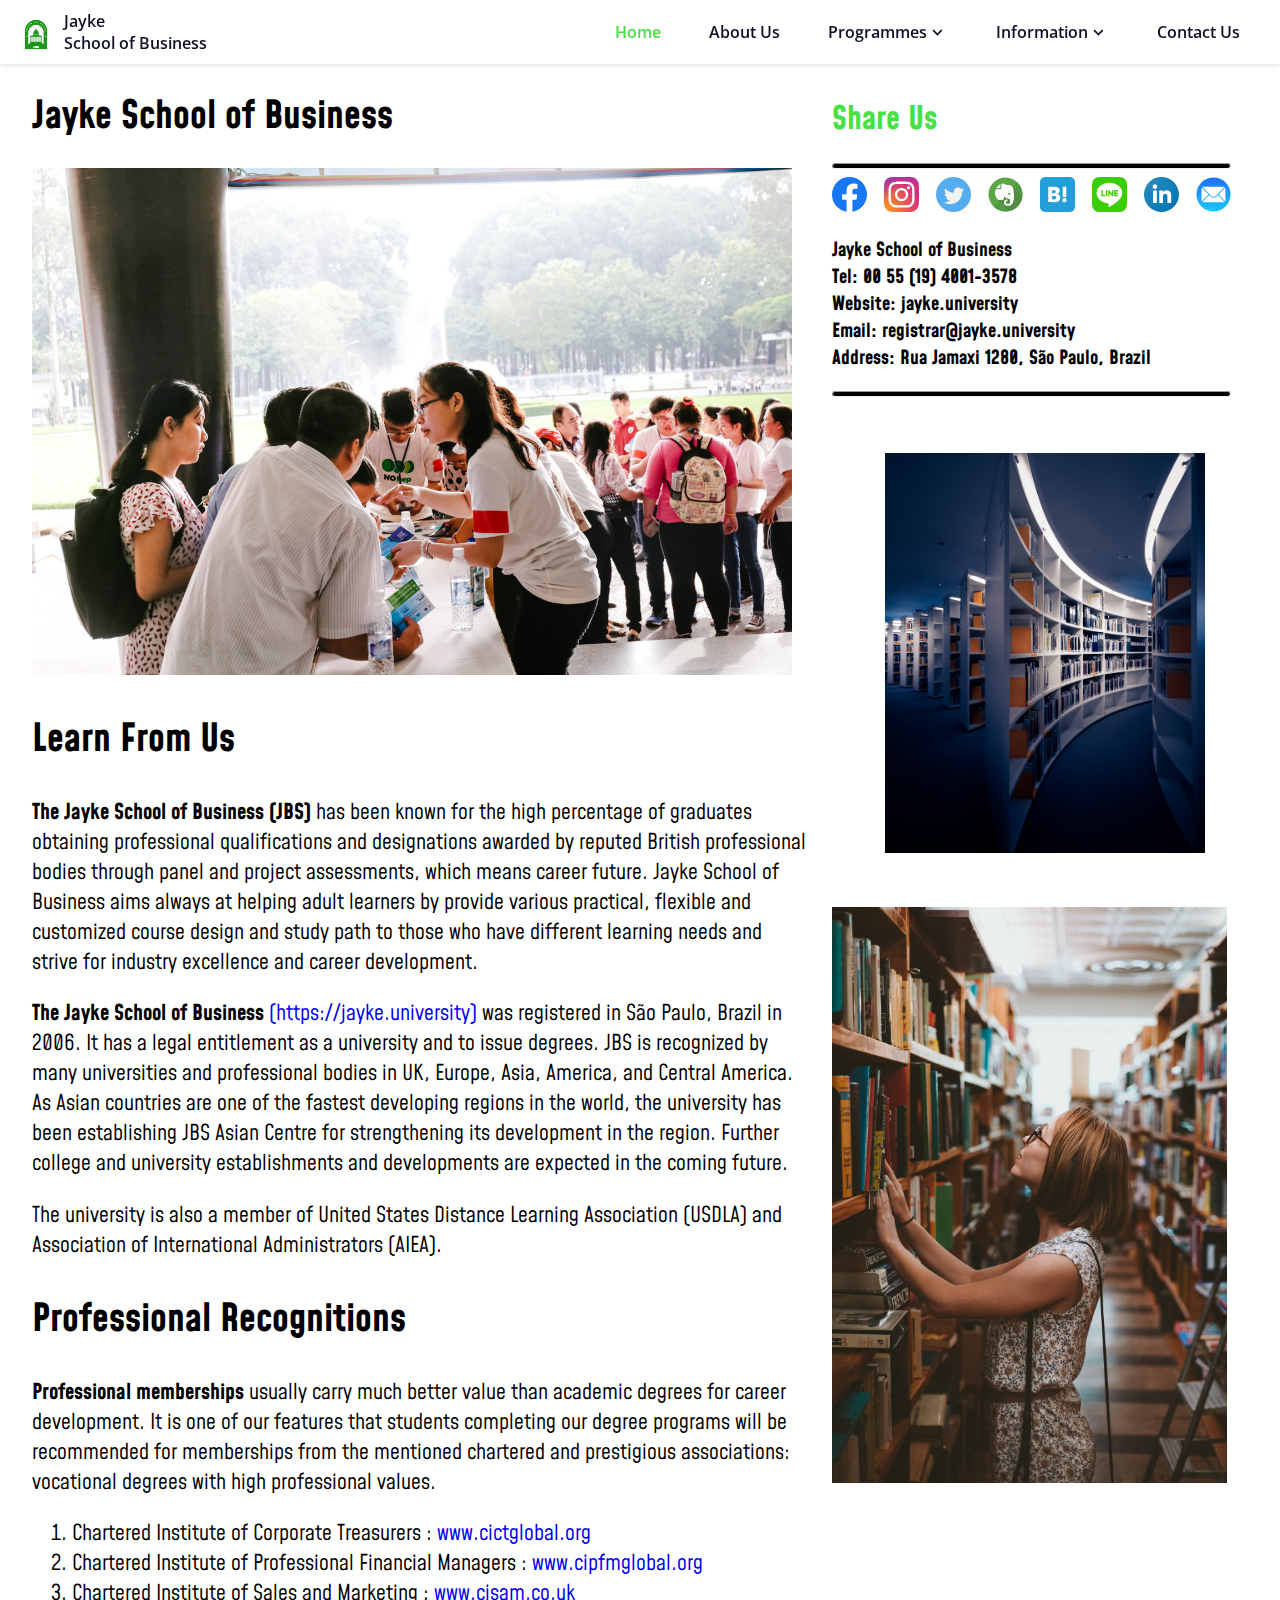
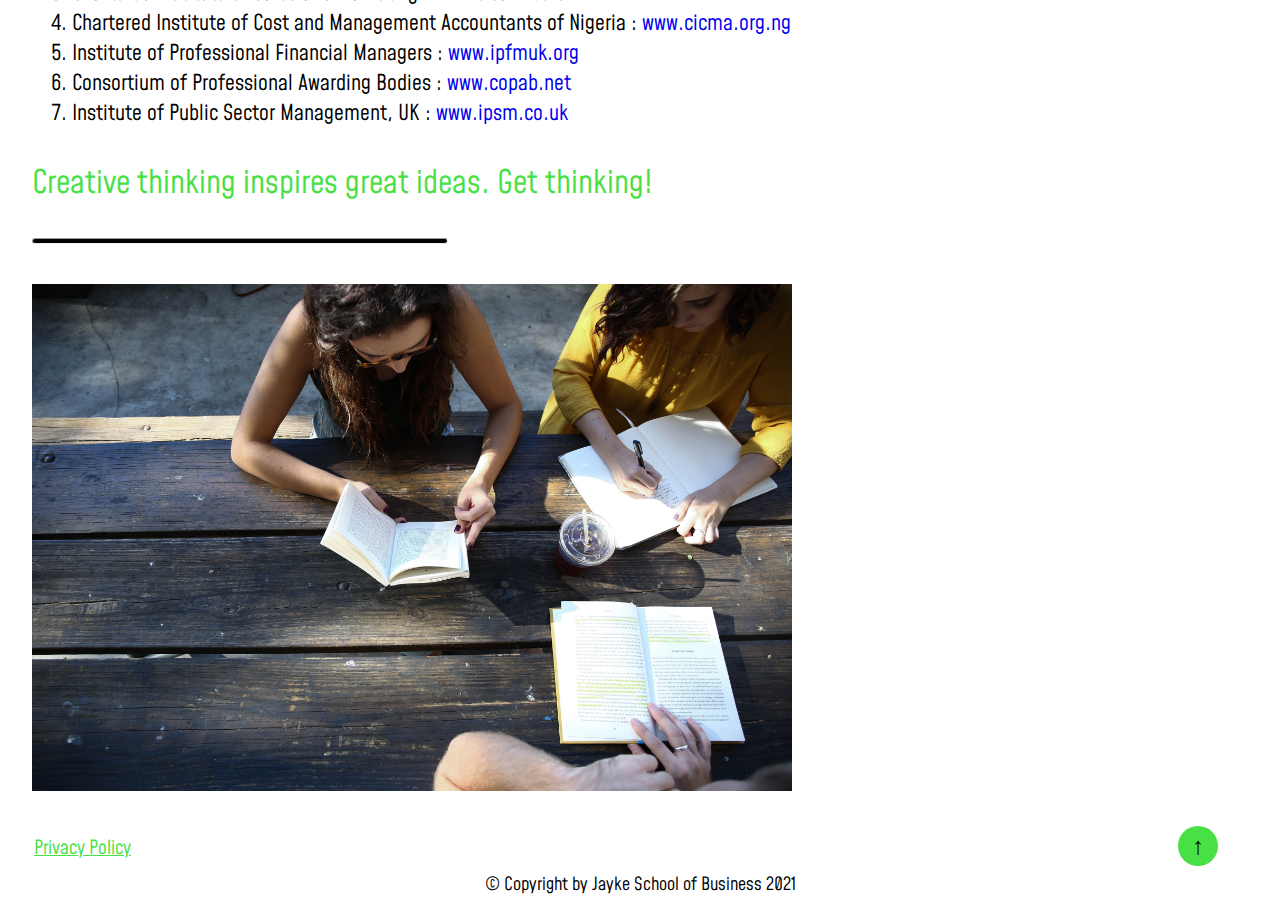
<file: index.html>
<!DOCTYPE html>
<html lang="en">
  <head>
    <meta charset="UTF-8" />
    <meta name="viewport" content="width=device-width, initial-scale=1.0" />

    <!-- ---------------------------Favicon----------------------------->
    <link
      rel="shortcut icon"
      href="/Assets/Logo/image.png"
      type="image/x-icon"
    />
    <!-- ---------------------------Favicon----------------------------->

    <!-- ---------------------------Button-dropdown----------------------------->
    <link
      href="https://cdn.jsdelivr.net/npm/boxicons@2.0.5/css/boxicons.min.css"
      rel="stylesheet"
    />
    <!-- ---------------------------Button-dropdown----------------------------->

    <!-- ---------------------------CSS ----------------------------->
    <link rel="stylesheet" href="/CSS/nav.css" />
    <link rel="stylesheet" href="/CSS/home.css" />
    <link rel="stylesheet" href="/CSS/changes.css" />
    <!-- ---------------------------CSS ----------------------------->

    <title>Jayke School of Business</title>
  </head>

  <body>
    <!-- ---------------------------Navbar--------------------------- -->
    <div class="body-01">
      <header class="header">
        <a href="#" class="header__logo">Jayke School of Business </a>

        <i class="bx bx-menu header__toggle" id="header-toggle"></i>

        <nav class="nav" id="nav-menu">
          <div class="nav__content bd-grid">
            <a href="" class="nav__perfil">
              <div class="nav__img">
                <img src="/Assets/Logo/image.png" alt="" />
              </div>

              <div>
                <span class="nav__name">Jayke</span>
                <span class="nav__name">School of Business</span>
              </div>
            </a>

            <div class="nav__menu">
              <ul class="nav__list">
                <!-- ---------------------------Simple Nav-item--------------------------- -->

                <!-- ---------------------------Item-01--------------------------- -->
                <li class="nav__item">
                  <a href="/index.html" class="nav__link active">Home</a>
                </li>
                <!-- ---------------------------Item-01--------------------------- -->

                <!-- ---------------------------Item-02--------------------------- -->
                <li class="nav__item">
                  <a href="/HTML/about.html" class="nav__link">About Us</a>
                </li>
                <!-- ---------------------------Item-02--------------------------- -->

                <!-- ---------------------------Simple Nav-item--------------------------- -->

                <!-- ---------------------------Dropdown Nav-item--------------------------- -->

                <!-- ---------------------------Item-01--------------------------- -->
                <li class="nav__item dropdown">
                  <a href="" class="nav__link dropdown__link"
                    >Programmes<i class="bx bx-chevron-down dropdown__icon"></i
                  ></a>

                  <ul class="dropdown__menu">
                    <li class="dropdown__item">
                      <a
                        href="/HTML/programmes/programmes-courses.html"
                        class="nav__link"
                        >Programmes and Courses Offered</a
                      >
                    </li>
                    <li class="dropdown__item">
                      <a
                        href="/HTML/programmes/programmes-outline.html"
                        class="nav__link"
                        >Programmes Outline</a
                      >
                    </li>
                  </ul>
                </li>

                <!-- ---------------------------Item-01--------------------------- -->

                <!-- ---------------------------Item-02--------------------------- -->
                <li class="nav__item dropdown">
                  <a href="" class="nav__link dropdown__link"
                    >Information<i class="bx bx-chevron-down dropdown__icon"></i
                  ></a>

                  <ul class="dropdown__menu">
                    <li class="dropdown__item">
                      <a href="/HTML/information/faculty.html" class="nav__link"
                        >Faculty</a
                      >
                    </li>
                    <li class="dropdown__item">
                      <a
                        href="/HTML/information/assesment.html"
                        class="nav__link"
                        >Assesment</a
                      >
                    </li>
                    <li class="dropdown__item">
                      <a
                        href="/HTML/information/graduates.html"
                        class="nav__link"
                        >Graduates</a
                      >
                    </li>
                  </ul>
                </li>
                <!-- ---------------------------Item-02--------------------------- -->

                <!-- ---------------------------Dropdown Nav-item--------------------------- -->

                <!-- ---------------------------Simple Nav-item--------------------------- -->

                <!-- ---------------------------Item-01--------------------------- -->
                <li class="nav__item">
                  <a href="/HTML/contact.html" class="nav__link">Contact Us</a>
                </li>
                <!-- ---------------------------Item-01--------------------------- -->

                <!-- ---------------------------Simple Nav-item--------------------------- -->
              </ul>
            </div>
          </div>
        </nav>
      </header>

      <!-- ---------------------------Navbar--------------------------- -->

      <!-- ---------------------------Home--------------------------- -->

      <!-- ---------------------------Left-Div--------------------------- -->
      <div class="left-div">
        <h1 class="heading-01">Jayke School of Business</h1>

        <!-- ---------------------------Home-main-pic--------------------------- -->
        <img src="/Assets/Home/home-head.jpg" alt="" class="head-img" />
        <!-- ---------------------------Home-main-pic--------------------------- -->

        <h2 class="heading-01-sub">Learn From Us</h2>

        <!-- ---------------------------Home-Paragraph-A--------------------------- -->
        <p class="main-01-a">
          <strong>The Jayke School of Business (JBS)</strong> has been known for
          the high percentage of graduates obtaining professional qualifications
          and designations awarded by reputed British professional bodies
          through panel and project assessments, which means career future.
          Jayke School of Business aims always at helping adult learners by
          provide various practical, flexible and customized course design and
          study path to those who have different learning needs and strive for
          industry excellence and career development.
        </p>

        <p class="main-01-a">
          <strong>The Jayke School of Business </strong>
          <span
            ><a href="https://jayke.university/" target="_blank"
              >(https://jayke.university)</a
            ></span
          >
          was registered in São Paulo, Brazil in 2006. It has a legal
          entitlement as a university and to issue degrees. JBS is recognized by
          many universities and professional bodies in UK, Europe, Asia,
          America, and Central America. As Asian countries are one of the
          fastest developing regions in the world, the university has been
          establishing JBS Asian Centre for strengthening its development in the
          region. Further college and university establishments and developments
          are expected in the coming future.
        </p>

        <p class="main-01-a">
          The university is also a member of United States Distance Learning
          Association (USDLA) and Association of International Administrators
          (AIEA).
        </p>
        <!-- ---------------------------Home-Paragraph-A--------------------------- -->

        <!-- ---------------------------Home-List--------------------------- -->

        <h2 class="heading-01-sub">Professional Recognitions</h2>

        <p class="main-01-a">
          <strong>Professional memberships</strong> usually carry much better
          value than academic degrees for career development. It is one of our
          features that students completing our degree programs will be
          recommended for memberships from the mentioned chartered and
          prestigious associations: vocational degrees with high professional
          values.
        </p>

        <ol class="home-list">
          <li>
            Chartered Institute of Corporate Treasurers :
            <a href="www.cictglobal.org" target="_blank">www.cictglobal.org</a>
          </li>
          <li>
            Chartered Institute of Professional Financial Managers :
            <a href="www.cipfmglobal.org" target="_blank"
              >www.cipfmglobal.org</a
            >
          </li>
          <li>
            Chartered Institute of Sales and Marketing :
            <a href="www.cisam.co.uk" target="_blank">www.cisam.co.uk</a>
          </li>
          <li>
            Chartered Institute of Cost and Management Accountants of Nigeria :
            <a href="www.cicma.org.ng" target="_blank">www.cicma.org.ng</a>
          </li>
          <li>
            Institute of Professional Financial Managers :
            <a href="www.ipfmuk.org" target="_blank">www.ipfmuk.org</a>
          </li>
          <li>
            Consortium of Professional Awarding Bodies :
            <a href="www.copab.net" target="_blank">www.copab.net</a>
          </li>
          <li>
            Institute of Public Sector Management, UK :
            <a href="www.ipsm.co.uk" target="_blank">www.ipsm.co.uk</a>
          </li>
        </ol>
        <!-- ---------------------------Home-List--------------------------- -->

        <!-- ---------------------------Home-Paragraph-B--------------------------- -->
        <p class="main-01-b">
          Creative thinking inspires great ideas. Get thinking!
        </p>
        <hr class="line-b" />

        <img src="/Assets/Home/home-end.jpg" alt="" class="head-end" />
        <!-- ---------------------------Home-Paragraph-B--------------------------- -->
      </div>
      <!-- ---------------------------Left-Div--------------------------- -->

      <!-- ---------------------------Right-Div--------------------------- -->
      <div class="right-div">
        <h1 class="heading-02-right">Share Us</h1>

        <hr class="line-c" />

        <!-- ---------------------------Right-Div-icons--------------------------- -->
        <div class="right-img-box">
          <div class="column">
            <a
              href="https://www.facebook.com/sharer.php?u=https://www.jayke.university/&t=JBS"
              target="_blank"
              ><img src="/Assets/icons/facebook.svg" alt="" class="icon-share"
            /></a>
          </div>
          <div class="column">
            <a href="https://" target="_blank"
              ><img src="/Assets/icons/instagram.svg" alt="" class="icon-share"
            /></a>
          </div>
          <div class="column">
            <a
              href="https://twitter.com/share?text=JBS&url=https%3A%2F%2Fwww.jayke.university%2F"
              target="_blank"
              ><img src="/Assets/icons/twitter.svg" alt="" class="icon-share"
            /></a>
          </div>
          <div class="column">
            <a
              href="https://www.evernote.com/clip.action?url=https://www.jayke.university/&title=JBS"
              target="_blank"
              ><img src="/Assets/icons/evernote.svg" alt="" class="icon-share"
            /></a>
          </div>
          <div class="column">
            <a
              href="http://b.hatena.ne.jp/entry/panel/?url=https://www.jayke.universityn/&btitle=JBS"
              target="_blank"
              ><img src="/Assets/icons/hatena.svg" alt="" class="icon-share"
            /></a>
          </div>
          <div class="column">
            <a
              href="http://line.me/R/msg/text/?TTS%0Ahttps://www.jayke.university/"
              target="_blank"
              ><img
                src="/Assets/icons/line-messenger.svg"
                alt=""
                class="icon-share"
            /></a>
          </div>
          <div class="column">
            <a
              href="https://www.linkedin.com/shareArticle?mini=true&url=https://www.jayke.university/&title=JBS"
              target="_blank"
              ><img src="/Assets/icons/linkedin.svg" alt="" class="icon-share"
            /></a>
          </div>
          <div class="column">
            <a
              href="mailto:?subject=JBS&body=https://www.jayke.university/"
              target="_blank"
              ><img src="/Assets/icons/mail.svg" alt="" class="icon-share"
            /></a>
          </div>
        </div>

        <!-- ---------------------------Right-Div-icons--------------------------- -->

        <!-- ---------------------------Right-Div-Para--------------------------- -->
        <p class="right-p">
          <strong>
            Jayke School of Business <br />
            Tel: 00 55 (19) 4001-3578 <br />
            Website: jayke.university <br />
            Email: registrar@jayke.university
            <br />
            Address: Rua Jamaxi 1280, São Paulo, Brazil
          </strong>
        </p>
        <!-- ---------------------------Right-Div-Para--------------------------- -->
        <hr class="line-c" />

        <!-- ---------------------------Right-Div-Images--------------------------- -->
        <img src="/Assets/Right/right-01.jpg" alt="" class="right-pic-01" />
        <img src="/Assets/Right/right-02.jpg" alt="" class="right-pic-02" />

        <!-- ---------------------------Right-Div-Images--------------------------- -->
      </div>

      <!-- ---------------------------Right-Div--------------------------- -->
    </div>

    <!-- ---------------------------Right-Div-Responsive--------------------------- -->
    <div class="bottom-div">
      <h1 class="heading-02-right">Share Us</h1>

      <hr />

      <div class="right-img-box">
        <div class="column">
          <a
            href="https://www.facebook.com/sharer.php?u=https://www.jayke.university/&t=JBS"
            target="_blank"
            ><img src="/Assets/icons/facebook.svg" alt="" class="icon-share"
          /></a>
        </div>
        <div class="column">
          <a href="https://" target="_blank"
            ><img src="/Assets/icons/instagram.svg" alt="" class="icon-share"
          /></a>
        </div>
        <div class="column">
          <a
            href="https://twitter.com/share?text=JBS&url=https%3A%2F%2Fwww.jayke.university%2F"
            target="_blank"
            ><img src="/Assets/icons/twitter.svg" alt="" class="icon-share"
          /></a>
        </div>
        <div class="column">
          <a
            href="https://www.evernote.com/clip.action?url=https://www.jayke.university/&title=JBS"
            target="_blank"
            ><img src="/Assets/icons/evernote.svg" alt="" class="icon-share"
          /></a>
        </div>
        <div class="column">
          <a
            href="http://b.hatena.ne.jp/entry/panel/?url=https://www.jayke.universityn/&btitle=JBS"
            target="_blank"
            ><img src="/Assets/icons/hatena.svg" alt="" class="icon-share"
          /></a>
        </div>
        <div class="column">
          <a
            href="http://line.me/R/msg/text/?TTS%0Ahttps://www.jayke.university/"
            target="_blank"
            ><img
              src="/Assets/icons/line-messenger.svg"
              alt=""
              class="icon-share"
          /></a>
        </div>
        <div class="column">
          <a
            href="https://www.linkedin.com/shareArticle?mini=true&url=https://www.jayke.university/&title=JBS"
            target="_blank"
            ><img src="/Assets/icons/linkedin.svg" alt="" class="icon-share"
          /></a>
        </div>
        <div class="column">
          <a
            href="mailto:?subject=JBS&body=https://www.jayke.university/"
            target="_blank"
            ><img src="/Assets/icons/mail.svg" alt="" class="icon-share"
          /></a>
        </div>
      </div>

      <p class="right-p">
        <strong>
          Jayke School of Business <br />
          Tel: 00 55 (19) 4001-3578 <br />
          Website: jayke.university <br />
          Email: registrar@jayke.university <br />
          Address: Rua Jamaxi 1280, São Paulo, Brazil
        </strong>
      </p>

      <hr />
    </div>

    <!-- ---------------------------Right-Div-Responsive--------------------------- -->

    <!-- ---------------------------Footer--------------------------- -->
    <footer style="padding: 10px">
      <p class="para-a">
        <a href="/HTML/privacy.html" target="_blank"> <u>Privacy Policy</u></a>
        <button onclick="top1();" class="link-right but">&#8593;</button>
      </p>
      <p class="para-c" style="text-align: center">
        &copy; Copyright by Jayke School of Business 2021
      </p>
    </footer>
    <!-- ---------------------------Footer--------------------------- -->

    <!-- ---------------------------Home--------------------------- -->

    <!-- ---------------------------Nav-JS--------------------------- -->
    <script src="/JS/nav.js"></script>
    <!-- ---------------------------Nav-JS--------------------------- -->
  </body>
</html>
</file>
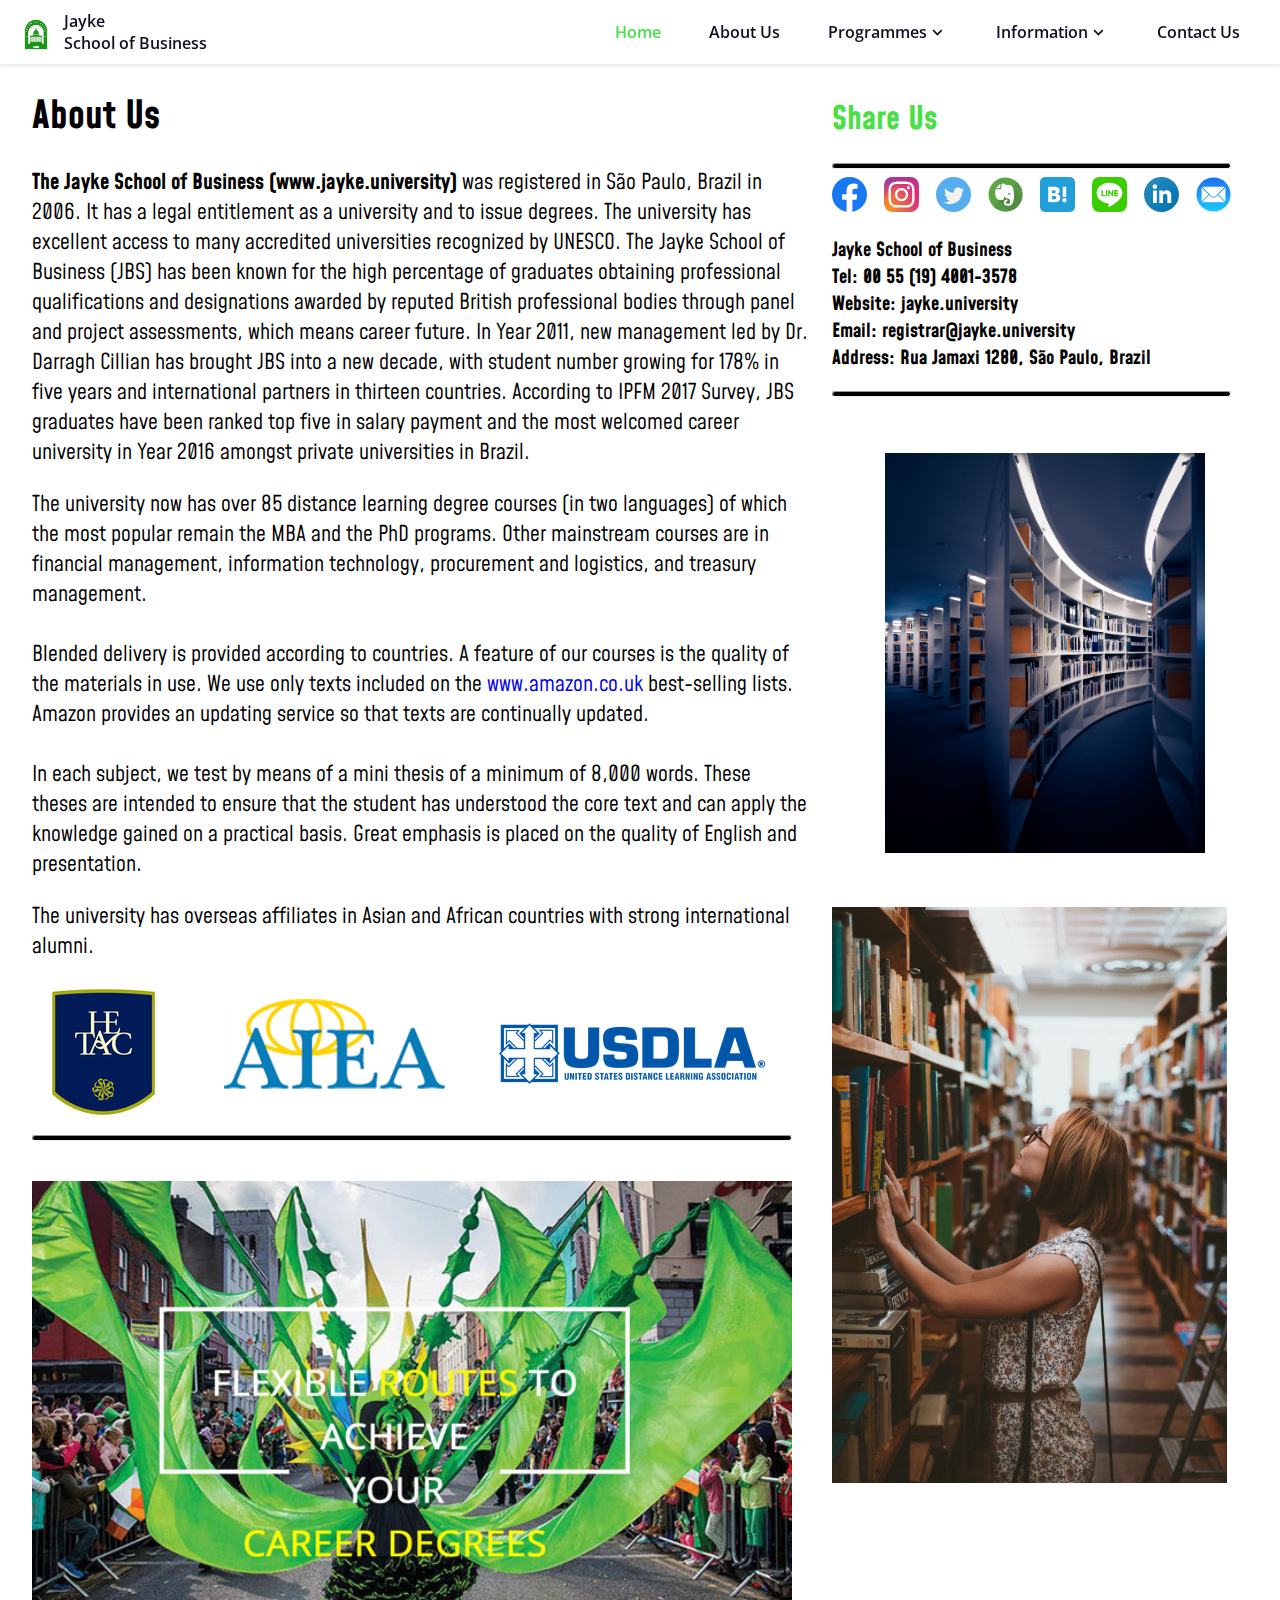
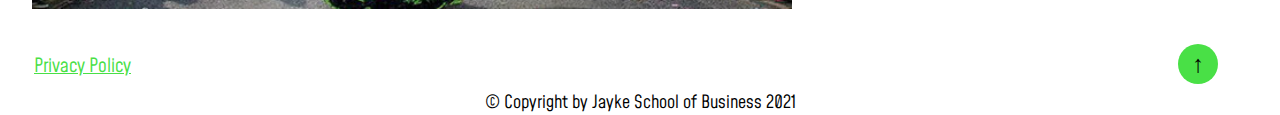
<file: HTML/about.html>
<!DOCTYPE html>
<html lang="en">
  <head>
    <meta charset="UTF-8" />
    <meta name="viewport" content="width=device-width, initial-scale=1.0" />

    <!-- ---------------------------Favicon----------------------------->
    <link
      rel="shortcut icon"
      href="/Assets/Logo/image.png"
      type="image/x-icon"
    />
    <!-- ---------------------------Favicon----------------------------->

    <!-- ---------------------------Button-dropdown----------------------------->
    <link
      href="https://cdn.jsdelivr.net/npm/boxicons@2.0.5/css/boxicons.min.css"
      rel="stylesheet"
    />
    <!-- ---------------------------Button-dropdown----------------------------->

    <!-- ---------------------------CSS ----------------------------->
    <link rel="stylesheet" href="/CSS/nav.css" />
    <link rel="stylesheet" href="/CSS/home.css" />
    <link rel="stylesheet" href="/CSS/changes.css" />
    <!-- ---------------------------CSS ----------------------------->

    <title>Jayke School of Business</title>
  </head>

  <body>
    <!-- ---------------------------Navbar--------------------------- -->
    <div class="body-01">
      <header class="header">
        <a href="#" class="header__logo">Jayke School of Business </a>

        <i class="bx bx-menu header__toggle" id="header-toggle"></i>

        <nav class="nav" id="nav-menu">
          <div class="nav__content bd-grid">
            <a href="" class="nav__perfil">
              <div class="nav__img">
                <img src="/Assets/Logo/image.png" alt="" />
              </div>

              <div>
                <span class="nav__name">Jayke</span>
                <span class="nav__name">School of Business</span>
              </div>
            </a>

            <div class="nav__menu">
              <ul class="nav__list">
                <!-- ---------------------------Simple Nav-item--------------------------- -->

                <!-- ---------------------------Item-01--------------------------- -->
                <li class="nav__item">
                  <a href="/index.html" class="nav__link active">Home</a>
                </li>
                <!-- ---------------------------Item-01--------------------------- -->

                <!-- ---------------------------Item-02--------------------------- -->
                <li class="nav__item">
                  <a href="/HTML/about.html" class="nav__link">About Us</a>
                </li>
                <!-- ---------------------------Item-02--------------------------- -->

                <!-- ---------------------------Simple Nav-item--------------------------- -->

                <!-- ---------------------------Dropdown Nav-item--------------------------- -->

                <!-- ---------------------------Item-01--------------------------- -->
                <li class="nav__item dropdown">
                  <a href="" class="nav__link dropdown__link"
                    >Programmes<i class="bx bx-chevron-down dropdown__icon"></i
                  ></a>

                  <ul class="dropdown__menu">
                    <li class="dropdown__item">
                      <a
                        href="/HTML/programmes/programmes-courses.html"
                        class="nav__link"
                        >Programmes and Courses Offered</a
                      >
                    </li>
                    <li class="dropdown__item">
                      <a
                        href="/HTML/programmes/programmes-outline.html"
                        class="nav__link"
                        >Programmes Outline</a
                      >
                    </li>
                  </ul>
                </li>

                <!-- ---------------------------Item-01--------------------------- -->

                <!-- ---------------------------Item-02--------------------------- -->
                <li class="nav__item dropdown">
                  <a href="" class="nav__link dropdown__link"
                    >Information<i class="bx bx-chevron-down dropdown__icon"></i
                  ></a>

                  <ul class="dropdown__menu">
                    <li class="dropdown__item">
                      <a href="/HTML/information/faculty.html" class="nav__link"
                        >Faculty</a
                      >
                    </li>
                    <li class="dropdown__item">
                      <a
                        href="/HTML/information/assesment.html"
                        class="nav__link"
                        >Assesment</a
                      >
                    </li>
                    <li class="dropdown__item">
                      <a
                        href="/HTML/information/graduates.html"
                        class="nav__link"
                        >Graduates</a
                      >
                    </li>
                  </ul>
                </li>
                <!-- ---------------------------Item-02--------------------------- -->

                <!-- ---------------------------Dropdown Nav-item--------------------------- -->

                <!-- ---------------------------Simple Nav-item--------------------------- -->

                <!-- ---------------------------Item-01--------------------------- -->
                <li class="nav__item">
                  <a href="/HTML/contact.html" class="nav__link">Contact Us</a>
                </li>
                <!-- ---------------------------Item-01--------------------------- -->

                <!-- ---------------------------Simple Nav-item--------------------------- -->
              </ul>
            </div>
          </div>
        </nav>
      </header>

      <!-- ---------------------------Navbar--------------------------- -->

      <!-- ---------------------------Home--------------------------- -->

      <!-- ---------------------------Left-Div--------------------------- -->
      <div class="left-div">
        <h1 class="heading-01">About Us</h1>

        <!-- ---------------------------Home-Paragraph-A--------------------------- -->
        <p class="main-01-a">
          <strong>The Jayke School of Business (www.jayke.university)</strong>
          was registered in São Paulo, Brazil in 2006. It has a legal
          entitlement as a university and to issue degrees. The university has
          excellent access to many accredited universities recognized by UNESCO.
          The Jayke School of Business (JBS) has been known for the high
          percentage of graduates obtaining professional qualifications and
          designations awarded by reputed British professional bodies through
          panel and project assessments, which means career future. In Year
          2011, new management led by Dr. Darragh Cillian has brought JBS into a
          new decade, with student number growing for 178% in five years and
          international partners in thirteen countries. According to IPFM 2017
          Survey, JBS graduates have been ranked top five in salary payment and
          the most welcomed career university in Year 2016 amongst private
          universities in Brazil.
        </p>

        <p class="main-01-a">
          The university now has over 85 distance learning degree courses (in
          two languages) of which the most popular remain the MBA and the PhD
          programs. Other mainstream courses are in financial management,
          information technology, procurement and logistics, and treasury
          management.
          <br />
          <br />

          Blended delivery is provided according to countries. A feature of our
          courses is the quality of the materials in use. We use only texts
          included on the
          <a href="www.amazon.co.uk">www.amazon.co.uk</a> best-selling lists.
          Amazon provides an updating service so that texts are continually
          updated.
          <br />
          <br />

          In each subject, we test by means of a mini thesis of a minimum of
          8,000 words. These theses are intended to ensure that the student has
          understood the core text and can apply the knowledge gained on a
          practical basis. Great emphasis is placed on the quality of English
          and presentation.
        </p>

        <p class="main-01-a">
          The university has overseas affiliates in Asian and African countries
          with strong international alumni.
        </p>
        <!-- ---------------------------Home-Paragraph-A--------------------------- -->

        <!-- ---------------------------Images-Grid--------------------------- -->
        <div class="about-image-grid">
          <div class="about-col-01">
            <img src="/Assets/About us/Logo-01.jpg" alt="" />
          </div>
          <div class="about-col-01 mod-img-2">
            <img src="/Assets/About us/logo-02.png" alt="" />
          </div>
          <div class="about-col-01 mod-img">
            <img src="/Assets/About us/logo-03.png" alt="" />
          </div>
        </div>
        <!-- ---------------------------Images-Grid--------------------------- -->

        <!-- ---------------------------Home-Paragraph-B--------------------------- -->
        <hr class="line-about" />

        <img src="/Assets/About us/image.jpg" alt="" class="head-end" />
        <!-- ---------------------------Home-Paragraph-B--------------------------- -->
      </div>
      <!-- ---------------------------Left-Div--------------------------- -->

      <!-- ---------------------------Right-Div--------------------------- -->
      <div class="right-div">
        <h1 class="heading-02-right">Share Us</h1>

        <hr class="line-c" />

        <!-- ---------------------------Right-Div-icons--------------------------- -->
        <div class="right-img-box">
          <div class="column">
            <a
              href="https://www.facebook.com/sharer.php?u=https://www.jayke.university/&t=JBS"
              target="_blank"
              ><img src="/Assets/icons/facebook.svg" alt="" class="icon-share"
            /></a>
          </div>
          <div class="column">
            <a href="https://" target="_blank"
              ><img src="/Assets/icons/instagram.svg" alt="" class="icon-share"
            /></a>
          </div>
          <div class="column">
            <a
              href="https://twitter.com/share?text=JBS&url=https%3A%2F%2Fwww.jayke.university%2F"
              target="_blank"
              ><img src="/Assets/icons/twitter.svg" alt="" class="icon-share"
            /></a>
          </div>
          <div class="column">
            <a
              href="https://www.evernote.com/clip.action?url=https://www.jayke.university/&title=JBS"
              target="_blank"
              ><img src="/Assets/icons/evernote.svg" alt="" class="icon-share"
            /></a>
          </div>
          <div class="column">
            <a
              href="http://b.hatena.ne.jp/entry/panel/?url=https://www.jayke.universityn/&btitle=JBS"
              target="_blank"
              ><img src="/Assets/icons/hatena.svg" alt="" class="icon-share"
            /></a>
          </div>
          <div class="column">
            <a
              href="http://line.me/R/msg/text/?TTS%0Ahttps://www.jayke.university/"
              target="_blank"
              ><img
                src="/Assets/icons/line-messenger.svg"
                alt=""
                class="icon-share"
            /></a>
          </div>
          <div class="column">
            <a
              href="https://www.linkedin.com/shareArticle?mini=true&url=https://www.jayke.university/&title=JBS"
              target="_blank"
              ><img src="/Assets/icons/linkedin.svg" alt="" class="icon-share"
            /></a>
          </div>
          <div class="column">
            <a
              href="mailto:?subject=JBS&body=https://www.jayke.university/"
              target="_blank"
              ><img src="/Assets/icons/mail.svg" alt="" class="icon-share"
            /></a>
          </div>
        </div>

        <!-- ---------------------------Right-Div-icons--------------------------- -->

        <!-- ---------------------------Right-Div-Para--------------------------- -->
        <p class="right-p">
          <strong>
            Jayke School of Business <br />
            Tel: 00 55 (19) 4001-3578 <br />
            Website: jayke.university <br />
            Email: registrar@jayke.university <br />
            Address: Rua Jamaxi 1280, São Paulo, Brazil
          </strong>
        </p>
        <!-- ---------------------------Right-Div-Para--------------------------- -->
        <hr class="line-c" />

        <!-- ---------------------------Right-Div-Images--------------------------- -->
        <img src="/Assets/Right/right-01.jpg" alt="" class="right-pic-01" />
        <img src="/Assets/Right/right-02.jpg" alt="" class="right-pic-02" />

        <!-- ---------------------------Right-Div-Images--------------------------- -->
      </div>

      <!-- ---------------------------Right-Div--------------------------- -->
    </div>
    <!-- ---------------------------Right-Div-Responsive--------------------------- -->
    <div class="bottom-div">
      <h1 class="heading-02-right">Share Us</h1>

      <hr />

      <div class="right-img-box">
        <div class="column">
          <a
            href="https://www.facebook.com/sharer.php?u=https://www.jayke.university/&t=JBS"
            target="_blank"
            ><img src="/Assets/icons/facebook.svg" alt="" class="icon-share"
          /></a>
        </div>
        <div class="column">
          <a href="https://" target="_blank"
            ><img src="/Assets/icons/instagram.svg" alt="" class="icon-share"
          /></a>
        </div>
        <div class="column">
          <a
            href="https://twitter.com/share?text=JBS&url=https%3A%2F%2Fwww.jayke.university%2F"
            target="_blank"
            ><img src="/Assets/icons/twitter.svg" alt="" class="icon-share"
          /></a>
        </div>
        <div class="column">
          <a
            href="https://www.evernote.com/clip.action?url=https://www.jayke.university/&title=JBS"
            target="_blank"
            ><img src="/Assets/icons/evernote.svg" alt="" class="icon-share"
          /></a>
        </div>
        <div class="column">
          <a
            href="http://b.hatena.ne.jp/entry/panel/?url=https://www.jayke.universityn/&btitle=JBS"
            target="_blank"
            ><img src="/Assets/icons/hatena.svg" alt="" class="icon-share"
          /></a>
        </div>
        <div class="column">
          <a
            href="http://line.me/R/msg/text/?TTS%0Ahttps://www.jayke.university/"
            target="_blank"
            ><img
              src="/Assets/icons/line-messenger.svg"
              alt=""
              class="icon-share"
          /></a>
        </div>
        <div class="column">
          <a
            href="https://www.linkedin.com/shareArticle?mini=true&url=https://www.jayke.university/&title=JBS"
            target="_blank"
            ><img src="/Assets/icons/linkedin.svg" alt="" class="icon-share"
          /></a>
        </div>
        <div class="column">
          <a
            href="mailto:?subject=JBS&body=https://www.jayke.university/"
            target="_blank"
            ><img src="/Assets/icons/mail.svg" alt="" class="icon-share"
          /></a>
        </div>
      </div>

      <p class="right-p">
        <strong>
          Jayke School of Business <br />
          Tel: 00 55 (19) 4001-3578 <br />
          Website: jayke.university <br />
          Email: registrar@jayke.university <br />
          Address: Rua Jamaxi 1280, São Paulo, Brazil
        </strong>
      </p>

      <hr />
    </div>

    <!-- ---------------------------Right-Div-Responsive--------------------------- -->

    <!-- ---------------------------Footer--------------------------- -->
    <footer style="padding: 10px">
      <p class="para-a">
        <a href="/HTML/privacy.html" target="_blank"> <u>Privacy Policy</u></a>
        <button onclick="top1();" class="link-right but">&#8593;</button>
      </p>
      <p class="para-c" style="text-align: center">
        &copy; Copyright by Jayke School of Business 2021
      </p>
    </footer>
    <!-- ---------------------------Footer--------------------------- -->

    <!-- ---------------------------Home--------------------------- -->

    <!-- ---------------------------Nav-JS--------------------------- -->
    <script src="/JS/nav.js"></script>
    <!-- ---------------------------Nav-JS--------------------------- -->
  </body>
</html>
</file>
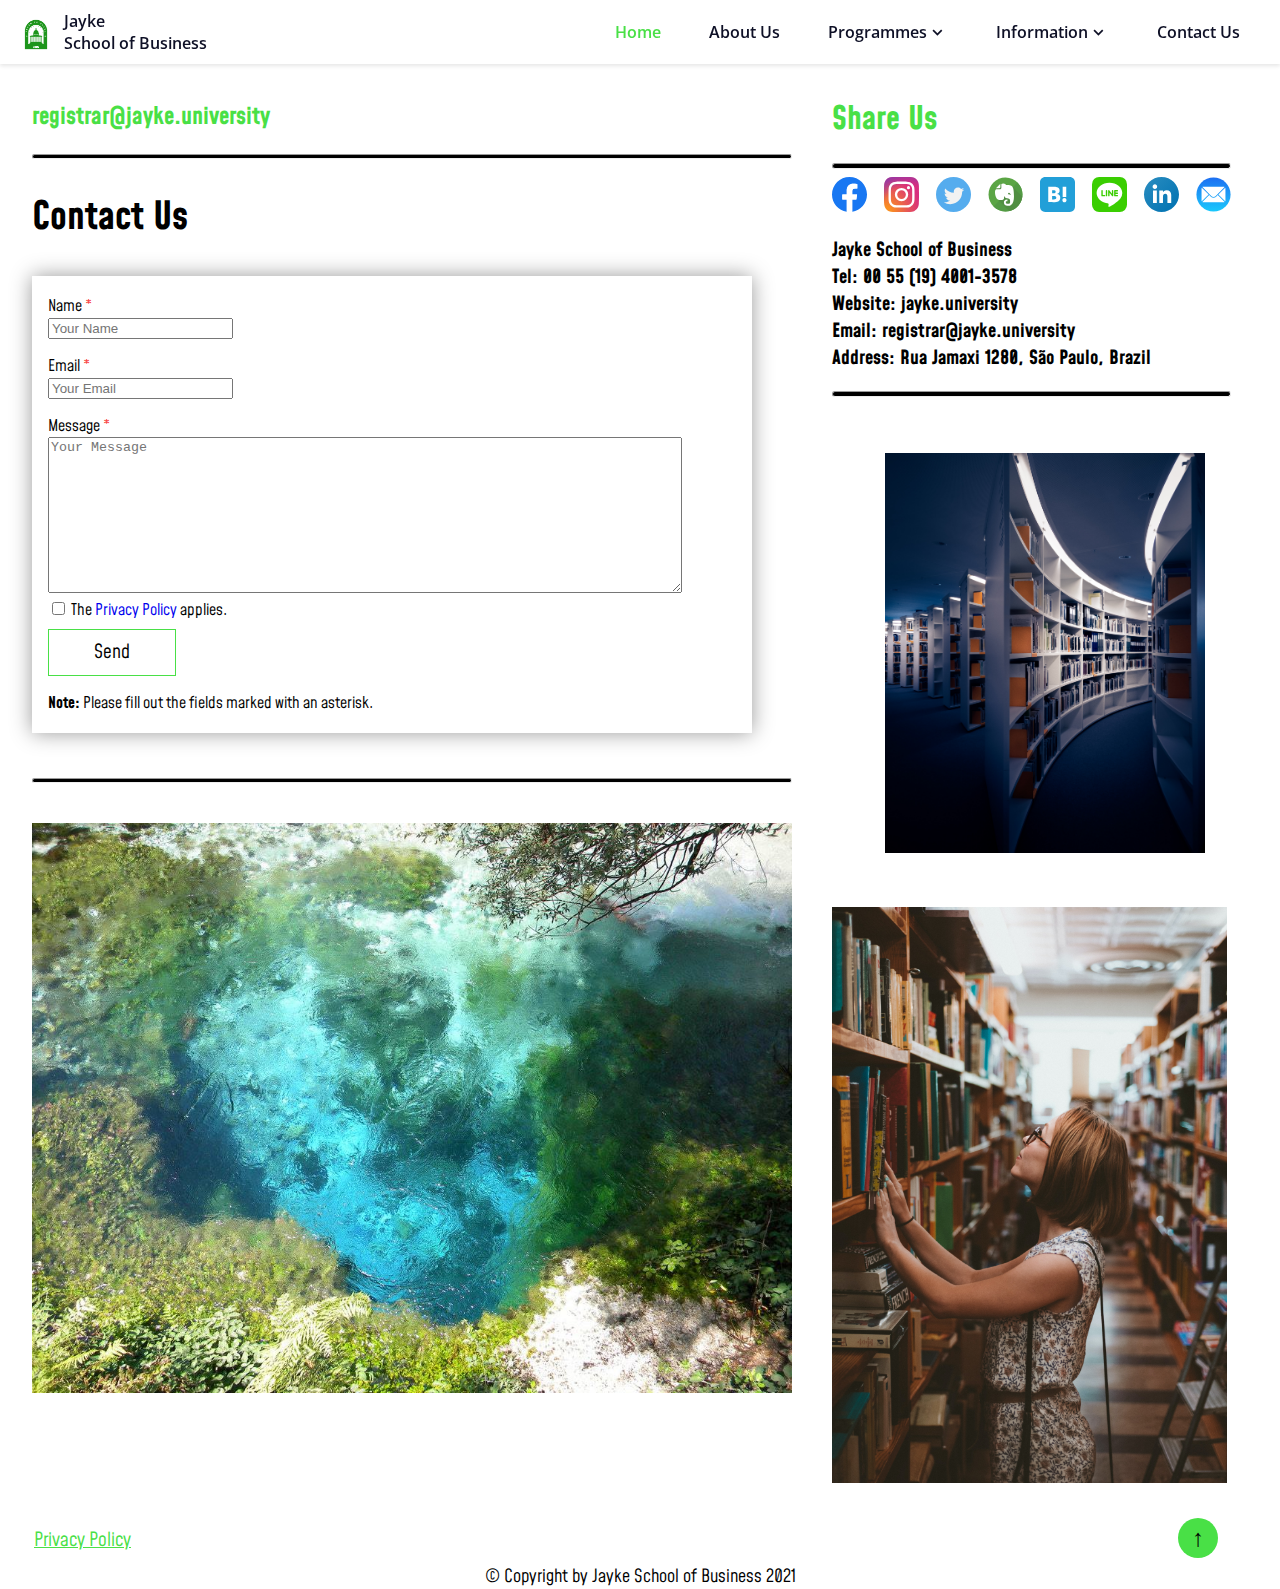
<file: HTML/contact.html>
<!DOCTYPE html>
<html lang="en">

<head>
    <meta charset="UTF-8" />
    <meta name="viewport" content="width=device-width, initial-scale=1.0">


    <!-- ---------------------------Favicon----------------------------->
    <link rel="shortcut icon" href="/Assets/Logo/image.png" type="image/x-icon" />
    <!-- ---------------------------Favicon----------------------------->

    <!-- ---------------------------Button-dropdown----------------------------->
    <link href="https://cdn.jsdelivr.net/npm/boxicons@2.0.5/css/boxicons.min.css" rel="stylesheet" />
    <!-- ---------------------------Button-dropdown----------------------------->

    <!-- ---------------------------CSS ----------------------------->
    <link rel="stylesheet" href="/CSS/nav.css" />
    <link rel="stylesheet" href="/CSS/home.css" />
    <link rel="stylesheet" href="/CSS/changes.css" />
    <!-- ---------------------------CSS ----------------------------->

    <title>Jayke School of Business </title>
</head>

<body>
    <!-- ---------------------------Navbar--------------------------- -->
    <div class="body-01">
        <header class="header">
            <a href="#" class="header__logo">Jayke School of Business </a>

            <i class="bx bx-menu header__toggle" id="header-toggle"></i>

            <nav class="nav" id="nav-menu">
                <div class="nav__content bd-grid">
                    <a href="" class="nav__perfil">
                        <div class="nav__img">
                            <img src="/Assets/Logo/image.png" alt="" />
                        </div>

                        <div>
                            <span class="nav__name">Jayke</span>
                            <span class="nav__name">School of Business</span>
                        </div>
                    </a>

                    <div class="nav__menu">
                        <ul class="nav__list">
                            <!-- ---------------------------Simple Nav-item--------------------------- -->

                            <!-- ---------------------------Item-01--------------------------- -->
                            <li class="nav__item">
                                <a href="/index.html" class="nav__link active">Home</a>
                            </li>
                            <!-- ---------------------------Item-01--------------------------- -->

                            <!-- ---------------------------Item-02--------------------------- -->
                            <li class="nav__item">
                                <a href="/HTML/about.html" class="nav__link">About Us</a>
                            </li>
                            <!-- ---------------------------Item-02--------------------------- -->

                            <!-- ---------------------------Simple Nav-item--------------------------- -->

                            <!-- ---------------------------Dropdown Nav-item--------------------------- -->

                            <!-- ---------------------------Item-01--------------------------- -->
                            <li class="nav__item dropdown">
                                <a href="" class="nav__link dropdown__link">Programmes<i class="bx bx-chevron-down dropdown__icon"></i
                  ></a>

                                <ul class="dropdown__menu">
                                    <li class="dropdown__item">
                                        <a href="/HTML/programmes/programmes-courses.html" class="nav__link">Programmes and Courses Offered</a
                      >
                    </li>
                    <li class="dropdown__item">
                      <a
                        href="/HTML/programmes/programmes-outline.html"
                        class="nav__link"
                        >Programmes Outline</a
                      >
                    </li>
                  </ul>
                </li>

                <!-- ---------------------------Item-01--------------------------- -->

                <!-- ---------------------------Item-02--------------------------- -->
                <li class="nav__item dropdown">
                  <a href="" class="nav__link dropdown__link"
                    >Information<i class="bx bx-chevron-down dropdown__icon"></i
                  ></a>

                                        <ul class="dropdown__menu">
                                            <li class="dropdown__item">
                                                <a href="/HTML/information/faculty.html" class="nav__link">Faculty</a
                      >
                    </li>
                    <li class="dropdown__item">
                      <a
                        href="/HTML/information/assesment.html"
                        class="nav__link"
                        >Assesment</a
                      >
                    </li>
                    <li class="dropdown__item">
                      <a
                        href="/HTML/information/graduates.html"
                        class="nav__link"
                        >Graduates</a
                      >
                    </li>
                  </ul>
                </li>
                <!-- ---------------------------Item-02--------------------------- -->

                <!-- ---------------------------Dropdown Nav-item--------------------------- -->

                <!-- ---------------------------Simple Nav-item--------------------------- -->

                <!-- ---------------------------Item-01--------------------------- -->
                <li class="nav__item">
                  <a href="/HTML/contact.html" class="nav__link">Contact Us</a>
                                            </li>
                                            <!-- ---------------------------Item-01--------------------------- -->

                                            <!-- ---------------------------Simple Nav-item--------------------------- -->
                                        </ul>
                    </div>
                </div>
            </nav>
        </header>

        <!-- ---------------------------Navbar--------------------------- -->

        <!-- ---------------------------Home--------------------------- -->

        <!-- ---------------------------Left-Div--------------------------- -->
        <div class="left-div" style="margin-top: 80px;">
            <h2 class="heading-01-con">registrar@jayke.university</h1>

                <!-- ---------------------------Line-B--------------------------- -->
                <hr class="line-b-mod-pro" />
                <!-- ---------------------------Line-B--------------------------- -->

                <h2 class="heading-01-sub">Contact Us</h2>

                <!-- ---------------------------Contact-Us--------------------------- -->

                <div class="contact-box">
                    <form action="">
                        <p>Name <span>*</span></p>
                        <input type="text" class="input-field" placeholder="Your Name" />
                        <p>Email <span>*</span></p>
                        <input type="email" class="input-field" placeholder="Your Email" />
                        <p>Message <span>*</span></p>
                        <textarea type="text" class="input-field" placeholder="Your Message"></textarea>
                        <br />
                        <input type="checkbox" id="privacy" name="privacy" class="input-field" />
                        <label for="privacy">The
              <a href="/HTML/privacy.html">Privacy Policy</a> applies.</label
            >
          </form>
          <a href="/index.html"
            ><button class="send-button"><span>Send</span></button></a
          >
          <p>
            <strong>Note:</strong> Please fill out the fields marked with an
            asterisk.
          </p>
        </div>

        <!-- ---------------------------Contact-Us--------------------------- -->

        <!-- ---------------------------Home-Paragraph-B--------------------------- -->
        <hr class="line-b-mod-pro" />

        <img src="/Assets/Contact us/contact.jpg" alt="" class="head-end" />
        <!-- ---------------------------Home-Paragraph-B--------------------------- -->
      </div>
      <!-- ---------------------------Left-Div--------------------------- -->

      <!-- ---------------------------Right-Div--------------------------- -->
      <div class="right-div">
        <h1 class="heading-02-right">Share Us</h1>

        <hr class="line-c" />

        <!-- ---------------------------Right-Div-icons--------------------------- -->
        <div class="right-img-box">
          <div class="column">
            <a
              href="https://www.facebook.com/sharer.php?u=https://www.jayke.university/&t=JBS"
              target="_blank"
              ><img src="/Assets/icons/facebook.svg" alt="" class="icon-share"
            /></a>
          </div>
          <div class="column">
            <a href="https://" target="_blank"
              ><img src="/Assets/icons/instagram.svg" alt="" class="icon-share"
            /></a>
          </div>
          <div class="column">
            <a
              href="https://twitter.com/share?text=JBS&url=https%3A%2F%2Fwww.jayke.university%2F"
              target="_blank"
              ><img src="/Assets/icons/twitter.svg" alt="" class="icon-share"
            /></a>
          </div>
          <div class="column">
            <a
              href="https://www.evernote.com/clip.action?url=https://www.jayke.university/&title=JBS"
              target="_blank"
              ><img src="/Assets/icons/evernote.svg" alt="" class="icon-share"
            /></a>
          </div>
          <div class="column">
            <a
              href="http://b.hatena.ne.jp/entry/panel/?url=https://www.jayke.universityn/&btitle=JBS"
              target="_blank"
              ><img src="/Assets/icons/hatena.svg" alt="" class="icon-share"
            /></a>
          </div>
          <div class="column">
            <a
              href="http://line.me/R/msg/text/?TTS%0Ahttps://www.jayke.university/"
              target="_blank"
              ><img
                src="/Assets/icons/line-messenger.svg"
                alt=""
                class="icon-share"
            /></a>
          </div>
          <div class="column">
            <a
              href="https://www.linkedin.com/shareArticle?mini=true&url=https://www.jayke.university/&title=JBS"
              target="_blank"
              ><img src="/Assets/icons/linkedin.svg" alt="" class="icon-share"
            /></a>
          </div>
          <div class="column">
            <a
              href="mailto:?subject=JBS&body=https://www.jayke.university/"
              target="_blank"
              ><img src="/Assets/icons/mail.svg" alt="" class="icon-share"
            /></a>
          </div>
        </div>

<!-- ---------------------------Right-Div-icons--------------------------- -->

        <!-- ---------------------------Right-Div-Para--------------------------- -->
        <p class="right-p">
          <strong>
            Jayke School of Business  <br />
          Tel:  00 55 (19) 4001-3578 <br />
          Website: jayke.university <br />
          Email: registrar@jayke.university <br />
          Address: Rua Jamaxi 1280, São Paulo, Brazil 
          </strong>
        </p>
        <!-- ---------------------------Right-Div-Para--------------------------- -->
        <hr class="line-c" />

        <!-- ---------------------------Right-Div-Images--------------------------- -->
        <img src="/Assets/Right/right-01.jpg" alt="" class="right-pic-01" />
        <img src="/Assets/Right/right-02.jpg" alt="" class="right-pic-02" />

        <!-- ---------------------------Right-Div-Images--------------------------- -->
      </div>

      <!-- ---------------------------Right-Div--------------------------- -->
    </div>
    <div class="bottom-div">
      <h1 class="heading-02-right">Share Us</h1>

      <hr />

      
      <div class="right-img-box">
        <div class="column">
          <a
            href="https://www.facebook.com/sharer.php?u=https://www.jayke.university/&t=JBS"
            target="_blank"
            ><img src="/Assets/icons/facebook.svg" alt="" class="icon-share"
          /></a>
        </div>
        <div class="column">
          <a href="https://" target="_blank"
            ><img src="/Assets/icons/instagram.svg" alt="" class="icon-share"
          /></a>
        </div>
        <div class="column">
          <a
            href="https://twitter.com/share?text=JBS&url=https%3A%2F%2Fwww.jayke.university%2F"
            target="_blank"
            ><img src="/Assets/icons/twitter.svg" alt="" class="icon-share"
          /></a>
        </div>
        <div class="column">
          <a
            href="https://www.evernote.com/clip.action?url=https://www.jayke.university/&title=JBS"
            target="_blank"
            ><img src="/Assets/icons/evernote.svg" alt="" class="icon-share"
          /></a>
        </div>
        <div class="column">
          <a
            href="http://b.hatena.ne.jp/entry/panel/?url=https://www.jayke.universityn/&btitle=JBS"
            target="_blank"
            ><img src="/Assets/icons/hatena.svg" alt="" class="icon-share"
          /></a>
        </div>
        <div class="column">
          <a
            href="http://line.me/R/msg/text/?TTS%0Ahttps://www.jayke.university/"
            target="_blank"
            ><img
              src="/Assets/icons/line-messenger.svg"
              alt=""
              class="icon-share"
          /></a>
        </div>
        <div class="column">
          <a
            href="https://www.linkedin.com/shareArticle?mini=true&url=https://www.jayke.university/&title=JBS"
            target="_blank"
            ><img src="/Assets/icons/linkedin.svg" alt="" class="icon-share"
          /></a>
        </div>
        <div class="column">
          <a
            href="mailto:?subject=JBS&body=https://www.jayke.university/"
            target="_blank"
            ><img src="/Assets/icons/mail.svg" alt="" class="icon-share"
          /></a>
        </div>
      </div>
      
      <p class="right-p">
          Jayke School of Business  <br />
          Tel:  00 55 (19) 4001-3578 <br />
          Website: jayke.university <br />
          Email: registrar@jayke.university <br />
          Address: Rua Jamaxi 1280, São Paulo, Brazil
      </p>
      
      <hr/>

      
      
    </div>

    <!-- ---------------------------Footer--------------------------- -->
    <footer style="padding: 10px">
      <p class="para-a">
        <a href="/HTML/privacy.html" target="_blank"> <u>Privacy Policy</u></a>
        <button onclick="top1();" class="link-right but">&#8593;</button>
      </p>
      <p class="para-c" style="text-align: center">
        &copy; Copyright by Jayke School of Business  2021
      </p>
    </footer>
    <!-- ---------------------------Footer--------------------------- -->

    <!-- ---------------------------Home--------------------------- -->

    <!-- ---------------------------Nav-JS--------------------------- -->
    <script src="/JS/nav.js"></script>
    <!-- ---------------------------Nav-JS--------------------------- -->
  </body>
</html>
</file>
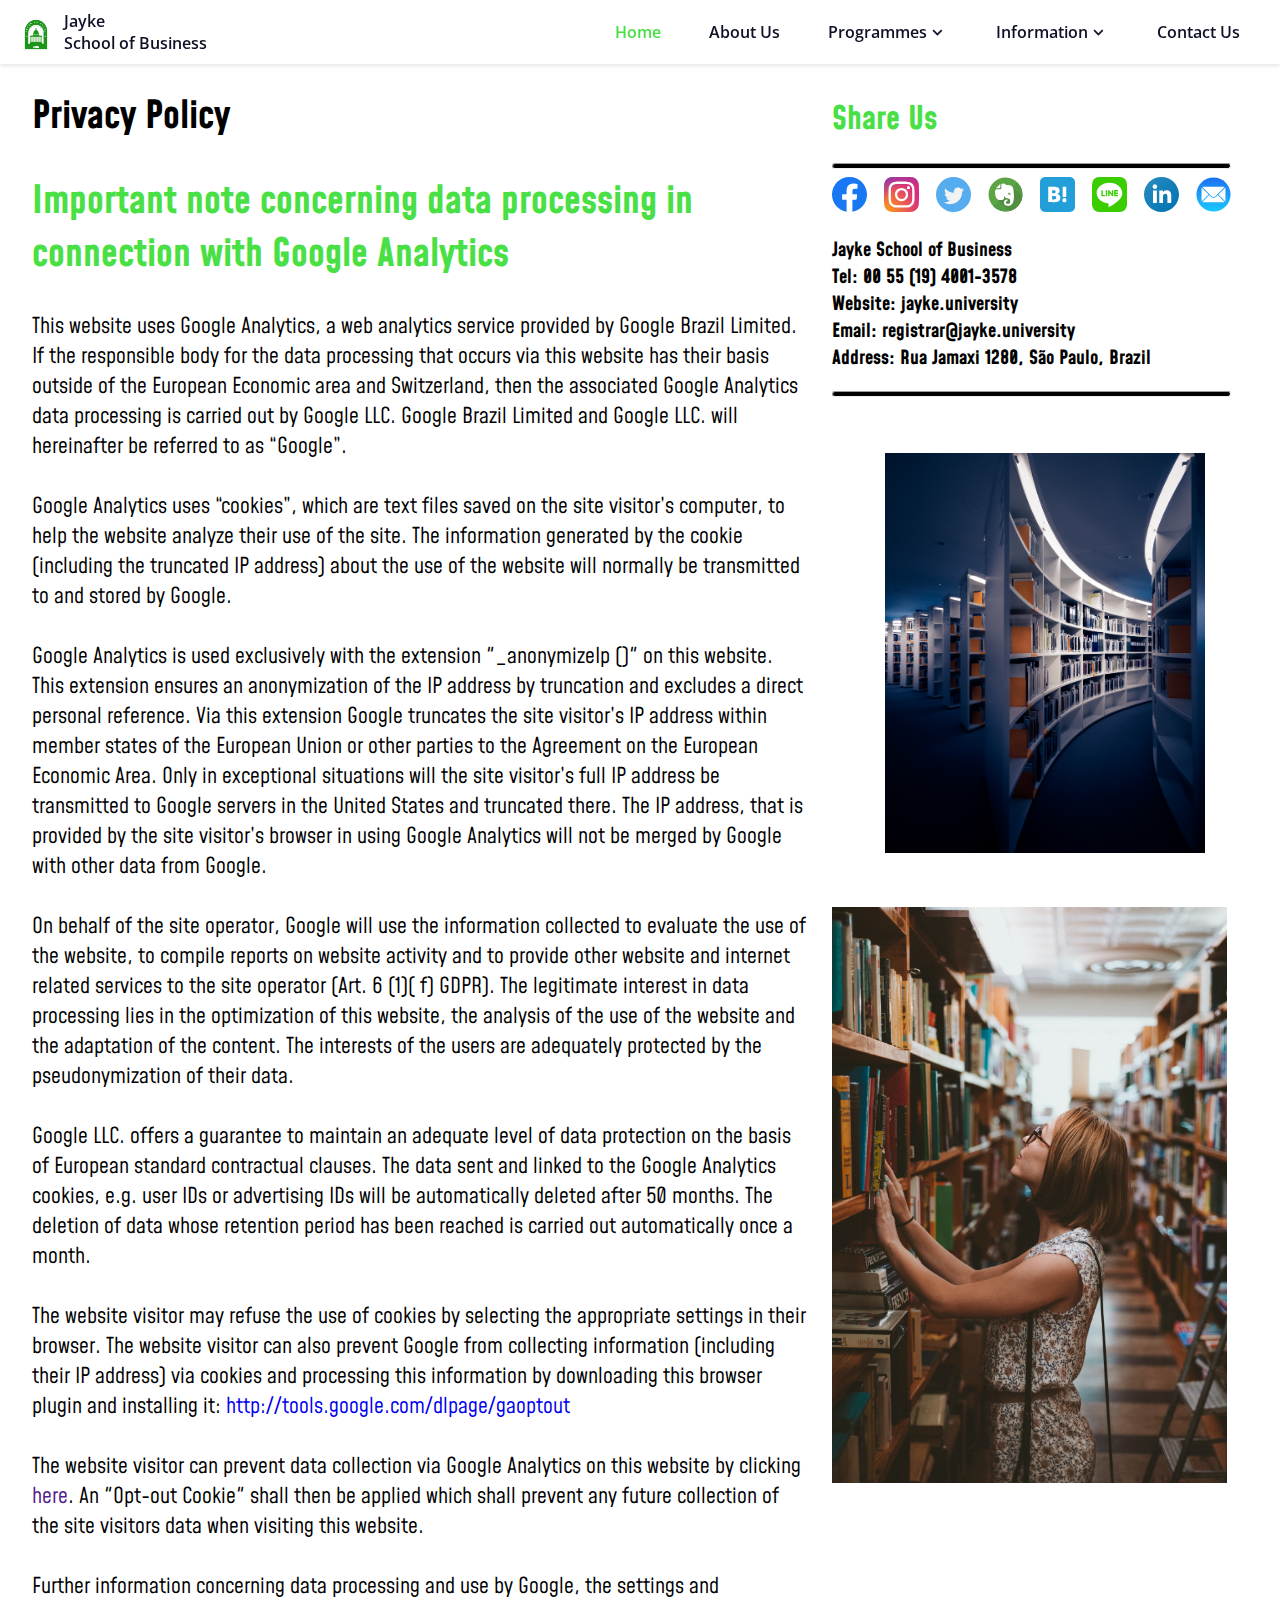
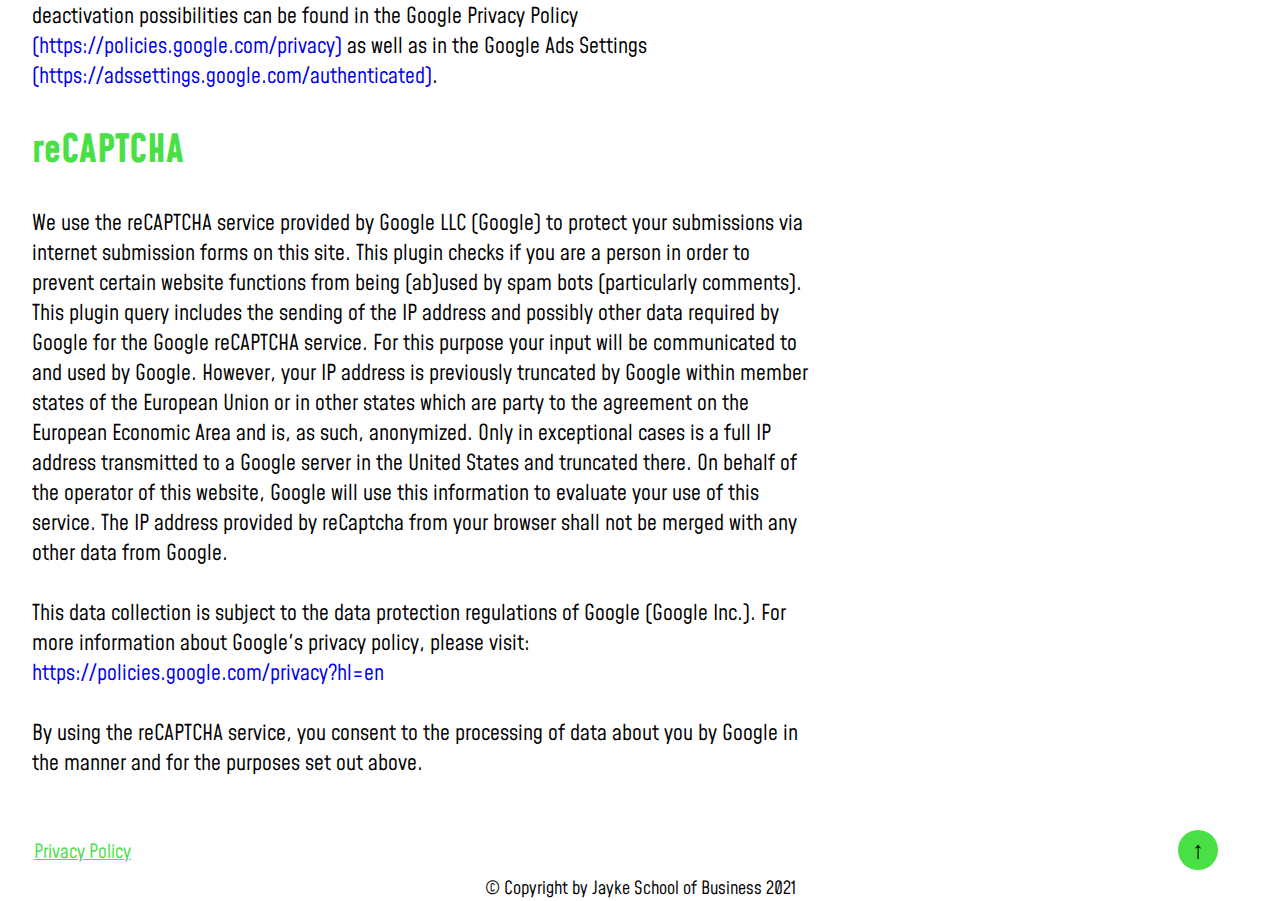
<file: HTML/privacy.html>
<!DOCTYPE html>
<html lang="en">
  <head>
    <meta charset="UTF-8" />
    <meta name="viewport" content="width=device-width, initial-scale=1.0" />

    <!-- ---------------------------Favicon----------------------------->
    <link
      rel="shortcut icon"
      href="/Assets/Logo/image.png"
      type="image/x-icon"
    />
    <!-- ---------------------------Favicon----------------------------->

    <!-- ---------------------------Button-dropdown----------------------------->
    <link
      href="https://cdn.jsdelivr.net/npm/boxicons@2.0.5/css/boxicons.min.css"
      rel="stylesheet"
    />
    <!-- ---------------------------Button-dropdown----------------------------->

    <!-- ---------------------------CSS ----------------------------->
    <link rel="stylesheet" href="/CSS/nav.css" />
    <link rel="stylesheet" href="/CSS/home.css" />
    <link rel="stylesheet" href="/CSS/changes.css" />
    <!-- ---------------------------CSS ----------------------------->

    <title>Jayke School of Business</title>
  </head>

  <body>
    <!-- ---------------------------Navbar--------------------------- -->
    <div class="body-01">
      <header class="header">
        <a href="#" class="header__logo">Jayke School of Business </a>

        <i class="bx bx-menu header__toggle" id="header-toggle"></i>

        <nav class="nav" id="nav-menu">
          <div class="nav__content bd-grid">
            <a href="" class="nav__perfil">
              <div class="nav__img">
                <img src="/Assets/Logo/image.png" alt="" />
              </div>

              <div>
                <span class="nav__name">Jayke</span>
                <span class="nav__name">School of Business</span>
              </div>
            </a>

            <div class="nav__menu">
              <ul class="nav__list">
                <!-- ---------------------------Simple Nav-item--------------------------- -->

                <!-- ---------------------------Item-01--------------------------- -->
                <li class="nav__item">
                  <a href="/index.html" class="nav__link active">Home</a>
                </li>
                <!-- ---------------------------Item-01--------------------------- -->

                <!-- ---------------------------Item-02--------------------------- -->
                <li class="nav__item">
                  <a href="/HTML/about.html" class="nav__link">About Us</a>
                </li>
                <!-- ---------------------------Item-02--------------------------- -->

                <!-- ---------------------------Simple Nav-item--------------------------- -->

                <!-- ---------------------------Dropdown Nav-item--------------------------- -->

                <!-- ---------------------------Item-01--------------------------- -->
                <li class="nav__item dropdown">
                  <a href="" class="nav__link dropdown__link"
                    >Programmes<i class="bx bx-chevron-down dropdown__icon"></i
                  ></a>

                  <ul class="dropdown__menu">
                    <li class="dropdown__item">
                      <a
                        href="/HTML/programmes/programmes-courses.html"
                        class="nav__link"
                        >Programmes and Courses Offered</a
                      >
                    </li>
                    <li class="dropdown__item">
                      <a
                        href="/HTML/programmes/programmes-outline.html"
                        class="nav__link"
                        >Programmes Outline</a
                      >
                    </li>
                  </ul>
                </li>

                <!-- ---------------------------Item-01--------------------------- -->

                <!-- ---------------------------Item-02--------------------------- -->
                <li class="nav__item dropdown">
                  <a href="" class="nav__link dropdown__link"
                    >Information<i class="bx bx-chevron-down dropdown__icon"></i
                  ></a>

                  <ul class="dropdown__menu">
                    <li class="dropdown__item">
                      <a href="/HTML/information/faculty.html" class="nav__link"
                        >Faculty</a
                      >
                    </li>
                    <li class="dropdown__item">
                      <a
                        href="/HTML/information/assesment.html"
                        class="nav__link"
                        >Assesment</a
                      >
                    </li>
                    <li class="dropdown__item">
                      <a
                        href="/HTML/information/graduates.html"
                        class="nav__link"
                        >Graduates</a
                      >
                    </li>
                  </ul>
                </li>
                <!-- ---------------------------Item-02--------------------------- -->

                <!-- ---------------------------Dropdown Nav-item--------------------------- -->

                <!-- ---------------------------Simple Nav-item--------------------------- -->

                <!-- ---------------------------Item-01--------------------------- -->
                <li class="nav__item">
                  <a href="/HTML/contact.html" class="nav__link">Contact Us</a>
                </li>
                <!-- ---------------------------Item-01--------------------------- -->

                <!-- ---------------------------Simple Nav-item--------------------------- -->
              </ul>
            </div>
          </div>
        </nav>
      </header>

      <!-- ---------------------------Navbar--------------------------- -->

      <!-- ---------------------------Home--------------------------- -->

      <!-- ---------------------------Left-Div--------------------------- -->
      <div class="left-div">
        <h1 class="heading-01">Privacy Policy</h1>

        <!-- ---------------------------Sub-Heading-01--------------------------- -->
        <h2 class="heading-02-con">
          Important note concerning data processing in connection with Google
          Analytics
        </h2>
        <!-- ---------------------------Sub-Heading-01--------------------------- -->

        <!-- ---------------------------Home-Paragraph-A--------------------------- -->
        <p class="main-01-a">
          This website uses Google Analytics, a web analytics service provided
          by Google Brazil Limited. If the responsible body for the data
          processing that occurs via this website has their basis outside of the
          European Economic area and Switzerland, then the associated Google
          Analytics data processing is carried out by Google LLC. Google Brazil
          Limited and Google LLC. will hereinafter be referred to as “Google”.
          <br />
          <br />
          Google Analytics uses “cookies”, which are text files saved on the
          site visitor’s computer, to help the website analyze their use of the
          site. The information generated by the cookie (including the truncated
          IP address) about the use of the website will normally be transmitted
          to and stored by Google.
          <br />
          <br />
          Google Analytics is used exclusively with the extension "_anonymizeIp
          ()" on this website. This extension ensures an anonymization of the IP
          address by truncation and excludes a direct personal reference. Via
          this extension Google truncates the site visitor’s IP address within
          member states of the European Union or other parties to the Agreement
          on the European Economic Area. Only in exceptional situations will the
          site visitor’s full IP address be transmitted to Google servers in the
          United States and truncated there. The IP address, that is provided by
          the site visitor’s browser in using Google Analytics will not be
          merged by Google with other data from Google. <br />
          <br />
          On behalf of the site operator, Google will use the information
          collected to evaluate the use of the website, to compile reports on
          website activity and to provide other website and internet related
          services to the site operator (Art. 6 (1)( f) GDPR). The legitimate
          interest in data processing lies in the optimization of this website,
          the analysis of the use of the website and the adaptation of the
          content. The interests of the users are adequately protected by the
          pseudonymization of their data. <br />
          <br />
          Google LLC. offers a guarantee to maintain an adequate level of data
          protection on the basis of European standard contractual clauses. The
          data sent and linked to the Google Analytics cookies, e.g. user IDs or
          advertising IDs will be automatically deleted after 50 months. The
          deletion of data whose retention period has been reached is carried
          out automatically once a month. <br />
          <br />
          The website visitor may refuse the use of cookies by selecting the
          appropriate settings in their browser. The website visitor can also
          prevent Google from collecting information (including their IP
          address) via cookies and processing this information by downloading
          this browser plugin and installing it:
          <a href="http://tools.google.com/dlpage/gaoptout" target="_blank"
            >http://tools.google.com/dlpage/gaoptout</a
          >
          <br />
          <br />
          The website visitor can prevent data collection via Google Analytics
          on this website by clicking <a href="">here</a>. An "Opt-out Cookie"
          shall then be applied which shall prevent any future collection of the
          site visitors data when visiting this website. <br />
          <br />
          Further information concerning data processing and use by Google, the
          settings and deactivation possibilities can be found in the Google
          Privacy Policy
          <a href="https://policies.google.com/privacy" target="_blank"
            >(https://policies.google.com/privacy)</a
          >
          as well as in the Google Ads Settings
          <a href="https://adssettings.google.com/authenticated" target="_blank"
            >(https://adssettings.google.com/authenticated)</a
          >.
        </p>

        <!-- ---------------------------Sub-Heading-02--------------------------- -->
        <h2 class="heading-02-con">reCAPTCHA</h2>
        <!-- ---------------------------Sub-Heading-02--------------------------- -->

        <p class="main-01-a">
          We use the reCAPTCHA service provided by Google LLC (Google) to
          protect your submissions via internet submission forms on this site.
          This plugin checks if you are a person in order to prevent certain
          website functions from being (ab)used by spam bots (particularly
          comments). This plugin query includes the sending of the IP address
          and possibly other data required by Google for the Google reCAPTCHA
          service. For this purpose your input will be communicated to and used
          by Google. However, your IP address is previously truncated by Google
          within member states of the European Union or in other states which
          are party to the agreement on the European Economic Area and is, as
          such, anonymized. Only in exceptional cases is a full IP address
          transmitted to a Google server in the United States and truncated
          there. On behalf of the operator of this website, Google will use this
          information to evaluate your use of this service. The IP address
          provided by reCaptcha from your browser shall not be merged with any
          other data from Google. <br />
          <br />
          This data collection is subject to the data protection regulations of
          Google (Google Inc.). For more information about Google's privacy
          policy, please visit:
          <a href="https://policies.google.com/privacy?hl=en" target="_blank"
            >https://policies.google.com/privacy?hl=en</a
          >
          <br />
          <br />
          By using the reCAPTCHA service, you consent to the processing of data
          about you by Google in the manner and for the purposes set out above.
        </p>
        <!-- ---------------------------Home-Paragraph-A--------------------------- -->
      </div>
      <!-- ---------------------------Left-Div--------------------------- -->

      <!-- ---------------------------Right-Div--------------------------- -->
      <div class="right-div">
        <h1 class="heading-02-right">Share Us</h1>

        <hr class="line-c" />

        <!-- ---------------------------Right-Div-icons--------------------------- -->
        <div class="right-img-box">
          <div class="column">
            <a
              href="https://www.facebook.com/sharer.php?u=https://www.jayke.university/&t=JBS"
              target="_blank"
              ><img src="/Assets/icons/facebook.svg" alt="" class="icon-share"
            /></a>
          </div>
          <div class="column">
            <a href="https://" target="_blank"
              ><img src="/Assets/icons/instagram.svg" alt="" class="icon-share"
            /></a>
          </div>
          <div class="column">
            <a
              href="https://twitter.com/share?text=JBS&url=https%3A%2F%2Fwww.jayke.university%2F"
              target="_blank"
              ><img src="/Assets/icons/twitter.svg" alt="" class="icon-share"
            /></a>
          </div>
          <div class="column">
            <a
              href="https://www.evernote.com/clip.action?url=https://www.jayke.university/&title=JBS"
              target="_blank"
              ><img src="/Assets/icons/evernote.svg" alt="" class="icon-share"
            /></a>
          </div>
          <div class="column">
            <a
              href="http://b.hatena.ne.jp/entry/panel/?url=https://www.jayke.universityn/&btitle=JBS"
              target="_blank"
              ><img src="/Assets/icons/hatena.svg" alt="" class="icon-share"
            /></a>
          </div>
          <div class="column">
            <a
              href="http://line.me/R/msg/text/?TTS%0Ahttps://www.jayke.university/"
              target="_blank"
              ><img
                src="/Assets/icons/line-messenger.svg"
                alt=""
                class="icon-share"
            /></a>
          </div>
          <div class="column">
            <a
              href="https://www.linkedin.com/shareArticle?mini=true&url=https://www.jayke.university/&title=JBS"
              target="_blank"
              ><img src="/Assets/icons/linkedin.svg" alt="" class="icon-share"
            /></a>
          </div>
          <div class="column">
            <a
              href="mailto:?subject=JBS&body=https://www.jayke.university/"
              target="_blank"
              ><img src="/Assets/icons/mail.svg" alt="" class="icon-share"
            /></a>
          </div>
        </div>

        <!-- ---------------------------Right-Div-icons--------------------------- -->

        <!-- ---------------------------Right-Div-Para--------------------------- -->
        <p class="right-p">
          <strong>
            Jayke School of Business <br />
            Tel: 00 55 (19) 4001-3578 <br />
            Website: jayke.university <br />
            Email: registrar@jayke.university <br />
            Address: Rua Jamaxi 1280, São Paulo, Brazil
          </strong>
        </p>
        <!-- ---------------------------Right-Div-Para--------------------------- -->
        <hr class="line-c" />

        <!-- ---------------------------Right-Div-Images--------------------------- -->
        <img src="/Assets/Right/right-01.jpg" alt="" class="right-pic-01" />
        <img src="/Assets/Right/right-02.jpg" alt="" class="right-pic-02" />

        <!-- ---------------------------Right-Div-Images--------------------------- -->
      </div>

      <!-- ---------------------------Right-Div--------------------------- -->
    </div>

    <!-- ---------------------------Right-Div-Responsive--------------------------- -->
    <div class="bottom-div">
      <h1 class="heading-02-right">Share Us</h1>

      <hr />

      <div class="right-img-box">
        <div class="column">
          <a
            href="https://www.facebook.com/sharer.php?u=https://www.jayke.university/&t=JBS"
            target="_blank"
            ><img src="/Assets/icons/facebook.svg" alt="" class="icon-share"
          /></a>
        </div>
        <div class="column">
          <a href="https://" target="_blank"
            ><img src="/Assets/icons/instagram.svg" alt="" class="icon-share"
          /></a>
        </div>
        <div class="column">
          <a
            href="https://twitter.com/share?text=JBS&url=https%3A%2F%2Fwww.jayke.university%2F"
            target="_blank"
            ><img src="/Assets/icons/twitter.svg" alt="" class="icon-share"
          /></a>
        </div>
        <div class="column">
          <a
            href="https://www.evernote.com/clip.action?url=https://www.jayke.university/&title=JBS"
            target="_blank"
            ><img src="/Assets/icons/evernote.svg" alt="" class="icon-share"
          /></a>
        </div>
        <div class="column">
          <a
            href="http://b.hatena.ne.jp/entry/panel/?url=https://www.jayke.universityn/&btitle=JBS"
            target="_blank"
            ><img src="/Assets/icons/hatena.svg" alt="" class="icon-share"
          /></a>
        </div>
        <div class="column">
          <a
            href="http://line.me/R/msg/text/?TTS%0Ahttps://www.jayke.university/"
            target="_blank"
            ><img
              src="/Assets/icons/line-messenger.svg"
              alt=""
              class="icon-share"
          /></a>
        </div>
        <div class="column">
          <a
            href="https://www.linkedin.com/shareArticle?mini=true&url=https://www.jayke.university/&title=JBS"
            target="_blank"
            ><img src="/Assets/icons/linkedin.svg" alt="" class="icon-share"
          /></a>
        </div>
        <div class="column">
          <a
            href="mailto:?subject=JBS&body=https://www.jayke.university/"
            target="_blank"
            ><img src="/Assets/icons/mail.svg" alt="" class="icon-share"
          /></a>
        </div>
      </div>

      <p class="right-p">
        <strong>
          Jayke School of Business <br />
          Tel: 00 55 (19) 4001-3578 <br />
          Website: jayke.university <br />
          Email: registrar@jayke.university <br />
          Address: Rua Jamaxi 1280, São Paulo, Brazil
        </strong>
      </p>

      <hr />
    </div>
    <!-- ---------------------------Right-Div-Responsive--------------------------- -->

    <!-- ---------------------------Footer--------------------------- -->
    <footer style="padding: 10px">
      <p class="para-a">
        <a href="/HTML/privacy.html" target="_blank"> <u>Privacy Policy</u></a>
        <button onclick="top1();" class="link-right but">&#8593;</button>
      </p>
      <p class="para-c" style="text-align: center">
        &copy; Copyright by Jayke School of Business 2021
      </p>
    </footer>
    <!-- ---------------------------Footer--------------------------- -->

    <!-- ---------------------------Home--------------------------- -->

    <!-- ---------------------------Nav-JS--------------------------- -->
    <script src="/JS/nav.js"></script>
    <!-- ---------------------------Nav-JS--------------------------- -->
  </body>
</html>
</file>
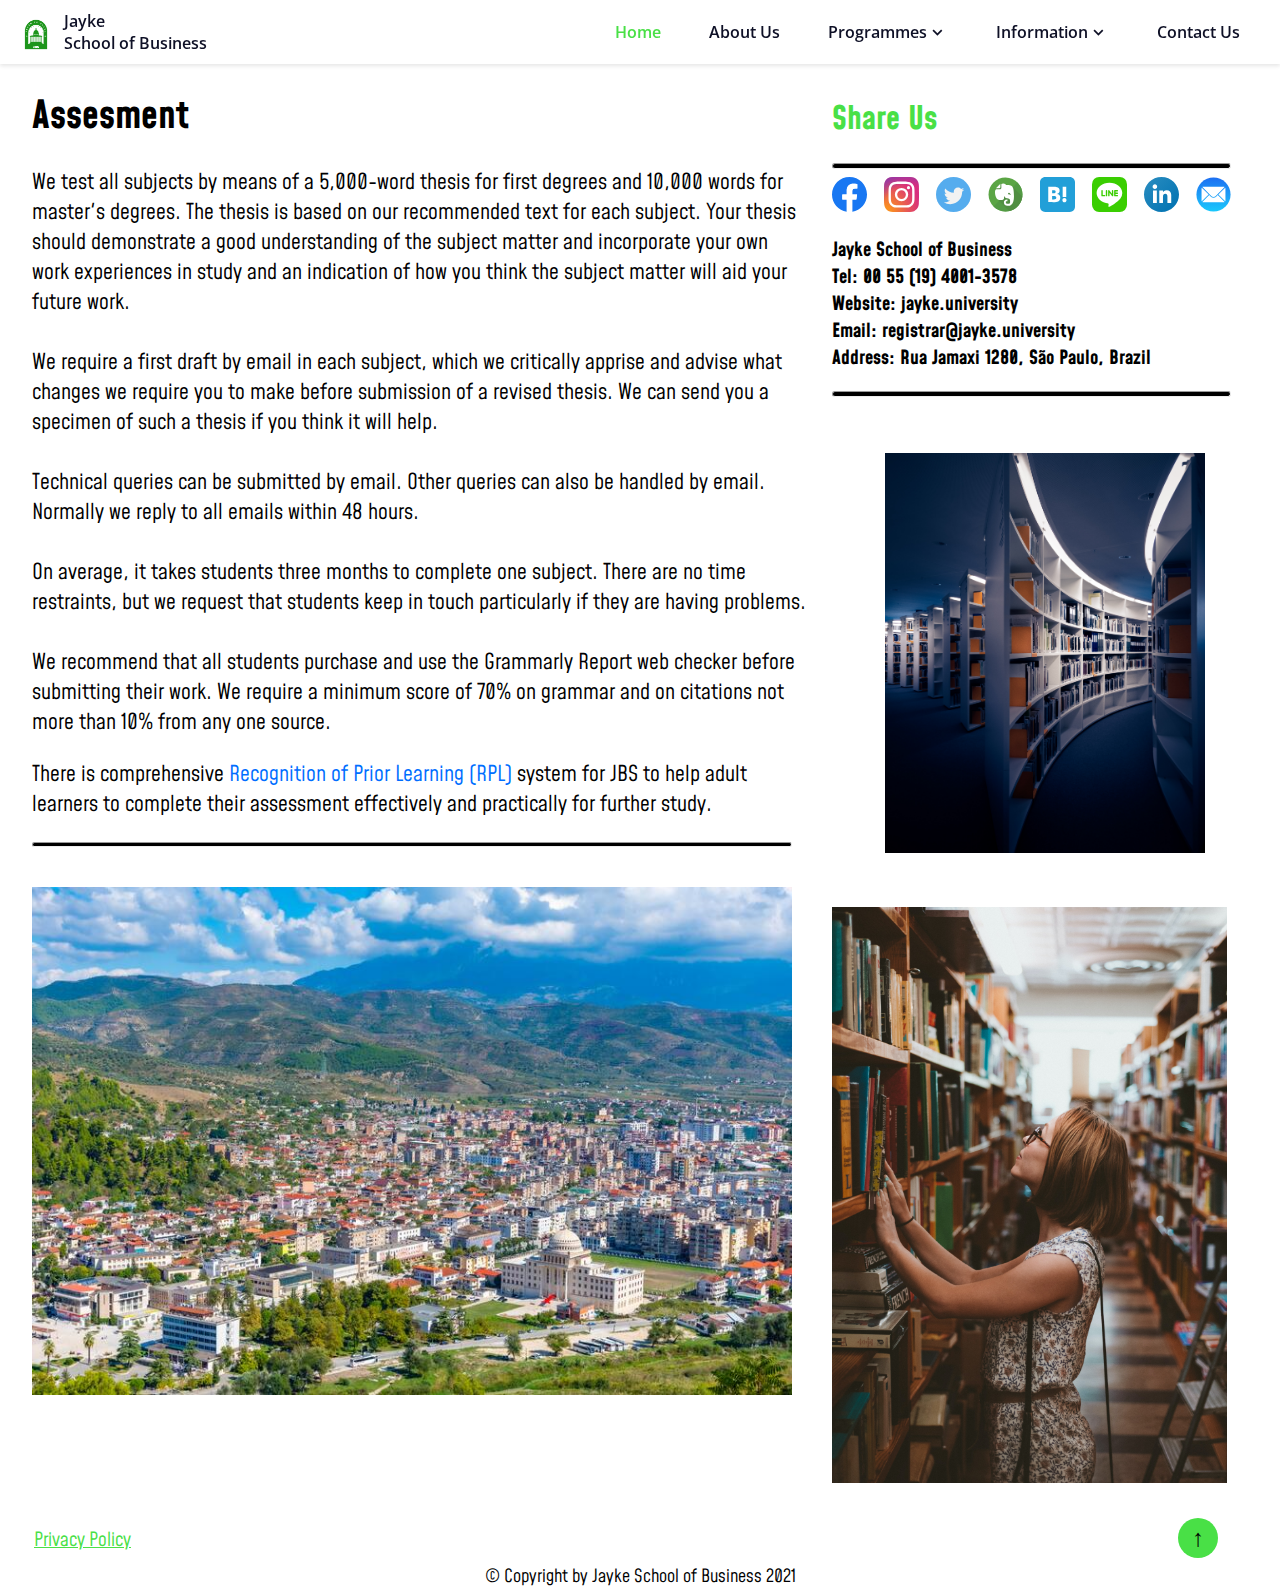
<file: HTML/information/assesment.html>
<!DOCTYPE html>
<html lang="en">
  <head>
    <meta charset="UTF-8" />
    <meta name="viewport" content="width=device-width, initial-scale=1.0" />

    <!-- ---------------------------Favicon----------------------------->
    <link
      rel="shortcut icon"
      href="/Assets/Logo/image.png"
      type="image/x-icon"
    />
    <!-- ---------------------------Favicon----------------------------->

    <!-- ---------------------------Button-dropdown----------------------------->
    <link
      href="https://cdn.jsdelivr.net/npm/boxicons@2.0.5/css/boxicons.min.css"
      rel="stylesheet"
    />
    <!-- ---------------------------Button-dropdown----------------------------->

    <!-- ---------------------------CSS ----------------------------->
    <link rel="stylesheet" href="/CSS/nav.css" />
    <link rel="stylesheet" href="/CSS/home.css" />
    <link rel="stylesheet" href="/CSS/changes.css" />
    <!-- ---------------------------CSS ----------------------------->

    <title>Jayke School of Business</title>
  </head>

  <body>
    <!-- ---------------------------Navbar--------------------------- -->
    <div class="body-01">
      <header class="header">
        <a href="#" class="header__logo">Jayke School of Business </a>

        <i class="bx bx-menu header__toggle" id="header-toggle"></i>

        <nav class="nav" id="nav-menu">
          <div class="nav__content bd-grid">
            <a href="" class="nav__perfil">
              <div class="nav__img">
                <img src="/Assets/Logo/image.png" alt="" />
              </div>

              <div>
                <span class="nav__name">Jayke</span>
                <span class="nav__name">School of Business</span>
              </div>
            </a>

            <div class="nav__menu">
              <ul class="nav__list">
                <!-- ---------------------------Simple Nav-item--------------------------- -->

                <!-- ---------------------------Item-01--------------------------- -->
                <li class="nav__item">
                  <a href="/index.html" class="nav__link active">Home</a>
                </li>
                <!-- ---------------------------Item-01--------------------------- -->

                <!-- ---------------------------Item-02--------------------------- -->
                <li class="nav__item">
                  <a href="/HTML/about.html" class="nav__link">About Us</a>
                </li>
                <!-- ---------------------------Item-02--------------------------- -->

                <!-- ---------------------------Simple Nav-item--------------------------- -->

                <!-- ---------------------------Dropdown Nav-item--------------------------- -->

                <!-- ---------------------------Item-01--------------------------- -->
                <li class="nav__item dropdown">
                  <a href="" class="nav__link dropdown__link"
                    >Programmes<i class="bx bx-chevron-down dropdown__icon"></i
                  ></a>

                  <ul class="dropdown__menu">
                    <li class="dropdown__item">
                      <a
                        href="/HTML/programmes/programmes-courses.html"
                        class="nav__link"
                        >Programmes and Courses Offered</a
                      >
                    </li>
                    <li class="dropdown__item">
                      <a
                        href="/HTML/programmes/programmes-outline.html"
                        class="nav__link"
                        >Programmes Outline</a
                      >
                    </li>
                  </ul>
                </li>

                <!-- ---------------------------Item-01--------------------------- -->

                <!-- ---------------------------Item-02--------------------------- -->

                <li class="nav__item dropdown">
                  <a href="" class="nav__link dropdown__link"
                    >Information<i class="bx bx-chevron-down dropdown__icon"></i
                  ></a>

                  <ul class="dropdown__menu">
                    <li class="dropdown__item">
                      <a href="/HTML/information/faculty.html" class="nav__link"
                        >Faculty</a
                      >
                    </li>
                    <li class="dropdown__item">
                      <a
                        href="/HTML/information/assesment.html"
                        class="nav__link"
                        >Assesment</a
                      >
                    </li>

                    <li class="dropdown__item">
                      <a
                        href="/HTML/information/graduates.html"
                        class="nav__link"
                        >Graduates</a
                      >
                    </li>
                  </ul>
                </li>

                <!-- ---------------------------Item-02--------------------------- -->

                <!-- ---------------------------Dropdown Nav-item--------------------------- -->

                <!-- ---------------------------Simple Nav-item--------------------------- -->

                <!-- ---------------------------Item-01--------------------------- -->
                <li class="nav__item">
                  <a href="/HTML/contact.html" class="nav__link">Contact Us</a>
                </li>
                <!-- ---------------------------Item-01--------------------------- -->

                <!-- ---------------------------Simple Nav-item--------------------------- -->
              </ul>
            </div>
          </div>
        </nav>
      </header>

      <!-- ---------------------------Navbar--------------------------- -->

      <!-- ---------------------------Home--------------------------- -->

      <!-- ---------------------------Left-Div--------------------------- -->
      <div class="left-div">
        <h1 class="heading-01">Assesment</h1>

        <!-- ---------------------------Home-Paragraph-A--------------------------- -->

        <p class="main-01-a">
          We test all subjects by means of a 5,000-word thesis for first degrees
          and 10,000 words for master's degrees. The thesis is based on our
          recommended text for each subject. Your thesis should demonstrate a
          good understanding of the subject matter and incorporate your own work
          experiences in study and an indication of how you think the subject
          matter will aid your future work.

          <br />
          <br />

          We require a first draft by email in each subject, which we critically
          apprise and advise what changes we require you to make before
          submission of a revised thesis. We can send you a specimen of such a
          thesis if you think it will help.

          <br />
          <br />

          Technical queries can be submitted by email. Other queries can also be
          handled by email. Normally we reply to all emails within 48 hours.

          <br />
          <br />

          On average, it takes students three months to complete one subject.
          There are no time restraints, but we request that students keep in
          touch particularly if they are having problems.

          <br />
          <br />

          We recommend that all students purchase and use the Grammarly Report
          web checker before submitting their work. We require a minimum score
          of 70% on grammar and on citations not more than 10% from any one
          source.
        </p>

        <p class="newbie-91">
          There is comprehensive
          <span class="recog">Recognition of Prior Learning (RPL)</span> system
          for JBS to help adult learners to complete their assessment
          effectively and practically for further study.
        </p>
        <!-- ---------------------------Home-Paragraph-A--------------------------- -->

        <!-- ---------------------------Home-Paragraph-B--------------------------- -->
        <hr class="line-b-mod-pro" />

        <img
          src="/Assets/Assessment/aerial-view-berat-dominated-albanian-university-albania-aerial-view-berat-dominated-albanian-university-205058641.jpg"
          alt=""
          class="head-end"
        />
        <!-- ---------------------------Home-Paragraph-B--------------------------- -->
      </div>
      <!-- ---------------------------Left-Div--------------------------- -->

      <!-- ---------------------------Right-Div--------------------------- -->
      <div class="right-div">
        <h1 class="heading-02-right">Share Us</h1>

        <hr class="line-c" />

        <!-- ---------------------------Right-Div-icons--------------------------- -->

        <div class="right-img-box">
          <div class="column">
            <a
              href="https://www.facebook.com/sharer.php?u=https://www.jayke.university/&t=JBS"
              target="_blank"
              ><img src="/Assets/icons/facebook.svg" alt="" class="icon-share"
            /></a>
          </div>
          <div class="column">
            <a href="https://" target="_blank"
              ><img src="/Assets/icons/instagram.svg" alt="" class="icon-share"
            /></a>
          </div>
          <div class="column">
            <a
              href="https://twitter.com/share?text=JBS&url=https%3A%2F%2Fwww.jayke.university%2F"
              target="_blank"
              ><img src="/Assets/icons/twitter.svg" alt="" class="icon-share"
            /></a>
          </div>
          <div class="column">
            <a
              href="https://www.evernote.com/clip.action?url=https://www.jayke.university/&title=JBS"
              target="_blank"
              ><img src="/Assets/icons/evernote.svg" alt="" class="icon-share"
            /></a>
          </div>
          <div class="column">
            <a
              href="http://b.hatena.ne.jp/entry/panel/?url=https://www.jayke.universityn/&btitle=JBS"
              target="_blank"
              ><img src="/Assets/icons/hatena.svg" alt="" class="icon-share"
            /></a>
          </div>
          <div class="column">
            <a
              href="http://line.me/R/msg/text/?TTS%0Ahttps://www.jayke.university/"
              target="_blank"
              ><img
                src="/Assets/icons/line-messenger.svg"
                alt=""
                class="icon-share"
            /></a>
          </div>
          <div class="column">
            <a
              href="https://www.linkedin.com/shareArticle?mini=true&url=https://www.jayke.university/&title=JBS"
              target="_blank"
              ><img src="/Assets/icons/linkedin.svg" alt="" class="icon-share"
            /></a>
          </div>
          <div class="column">
            <a
              href="mailto:?subject=JBS&body=https://www.jayke.university/"
              target="_blank"
              ><img src="/Assets/icons/mail.svg" alt="" class="icon-share"
            /></a>
          </div>
        </div>

        <!-- ---------------------------Right-Div-icons--------------------------- -->

        <!-- ---------------------------Right-Div-Para--------------------------- -->
        <p class="right-p">
          <strong>
            Jayke School of Business <br />
            Tel: 00 55 (19) 4001-3578 <br />
            Website: jayke.university <br />
            Email: registrar@jayke.university <br />
            Address: Rua Jamaxi 1280, São Paulo, Brazil
          </strong>
        </p>
        <!-- ---------------------------Right-Div-Para--------------------------- -->
        <hr class="line-c" />

        <!-- ---------------------------Right-Div-Images--------------------------- -->
        <img src="/Assets/Right/right-01.jpg" alt="" class="right-pic-01" />
        <img src="/Assets/Right/right-02.jpg" alt="" class="right-pic-02" />

        <!-- ---------------------------Right-Div-Images--------------------------- -->
      </div>

      <!-- ---------------------------Right-Div--------------------------- -->
    </div>
    <!-- ---------------------------Right-Div-Responsive--------------------------- -->

    <div class="bottom-div">
      <h1 class="heading-02-right">Share Us</h1>

      <hr />

      <div class="right-img-box">
        <div class="column">
          <a
            href="https://www.facebook.com/sharer.php?u=https://www.jayke.university/&t=JBS"
            target="_blank"
            ><img src="/Assets/icons/facebook.svg" alt="" class="icon-share"
          /></a>
        </div>
        <div class="column">
          <a href="https://" target="_blank"
            ><img src="/Assets/icons/instagram.svg" alt="" class="icon-share"
          /></a>
        </div>
        <div class="column">
          <a
            href="https://twitter.com/share?text=JBS&url=https%3A%2F%2Fwww.jayke.university%2F"
            target="_blank"
            ><img src="/Assets/icons/twitter.svg" alt="" class="icon-share"
          /></a>
        </div>
        <div class="column">
          <a
            href="https://www.evernote.com/clip.action?url=https://www.jayke.university/&title=JBS"
            target="_blank"
            ><img src="/Assets/icons/evernote.svg" alt="" class="icon-share"
          /></a>
        </div>
        <div class="column">
          <a
            href="http://b.hatena.ne.jp/entry/panel/?url=https://www.jayke.universityn/&btitle=JBS"
            target="_blank"
            ><img src="/Assets/icons/hatena.svg" alt="" class="icon-share"
          /></a>
        </div>
        <div class="column">
          <a
            href="http://line.me/R/msg/text/?TTS%0Ahttps://www.jayke.university/"
            target="_blank"
            ><img
              src="/Assets/icons/line-messenger.svg"
              alt=""
              class="icon-share"
          /></a>
        </div>
        <div class="column">
          <a
            href="https://www.linkedin.com/shareArticle?mini=true&url=https://www.jayke.university/&title=JBS"
            target="_blank"
            ><img src="/Assets/icons/linkedin.svg" alt="" class="icon-share"
          /></a>
        </div>
        <div class="column">
          <a
            href="mailto:?subject=JBS&body=https://www.jayke.university/"
            target="_blank"
            ><img src="/Assets/icons/mail.svg" alt="" class="icon-share"
          /></a>
        </div>
      </div>

      <p class="right-p">
        <strong>
          Jayke School of Business <br />
          Tel: 00 55 (19) 4001-3578 <br />
          Website: jayke.university <br />
          Email: registrar@jayke.university <br />
          Address: Rua Jamaxi 1280, São Paulo, Brazil
        </strong>
      </p>

      <hr />
    </div>

    <!-- ---------------------------Right-Div-Responsive--------------------------- -->

    <!-- ---------------------------Footer--------------------------- -->

    <footer style="padding: 10px">
      <p class="para-a">
        <a href="/HTML/privacy.html" target="_blank"> <u>Privacy Policy</u></a>
        <button onclick="top1();" class="link-right but">&#8593;</button>
      </p>
      <p class="para-c" style="text-align: center">
        &copy; Copyright by Jayke School of Business 2021
      </p>
    </footer>

    <!-- ---------------------------Footer--------------------------- -->

    <!-- ---------------------------Home--------------------------- -->

    <!-- ---------------------------Nav-JS--------------------------- -->
    <script src="/JS/nav.js"></script>
    <!-- ---------------------------Nav-JS--------------------------- -->
  </body>
</html>
</file>
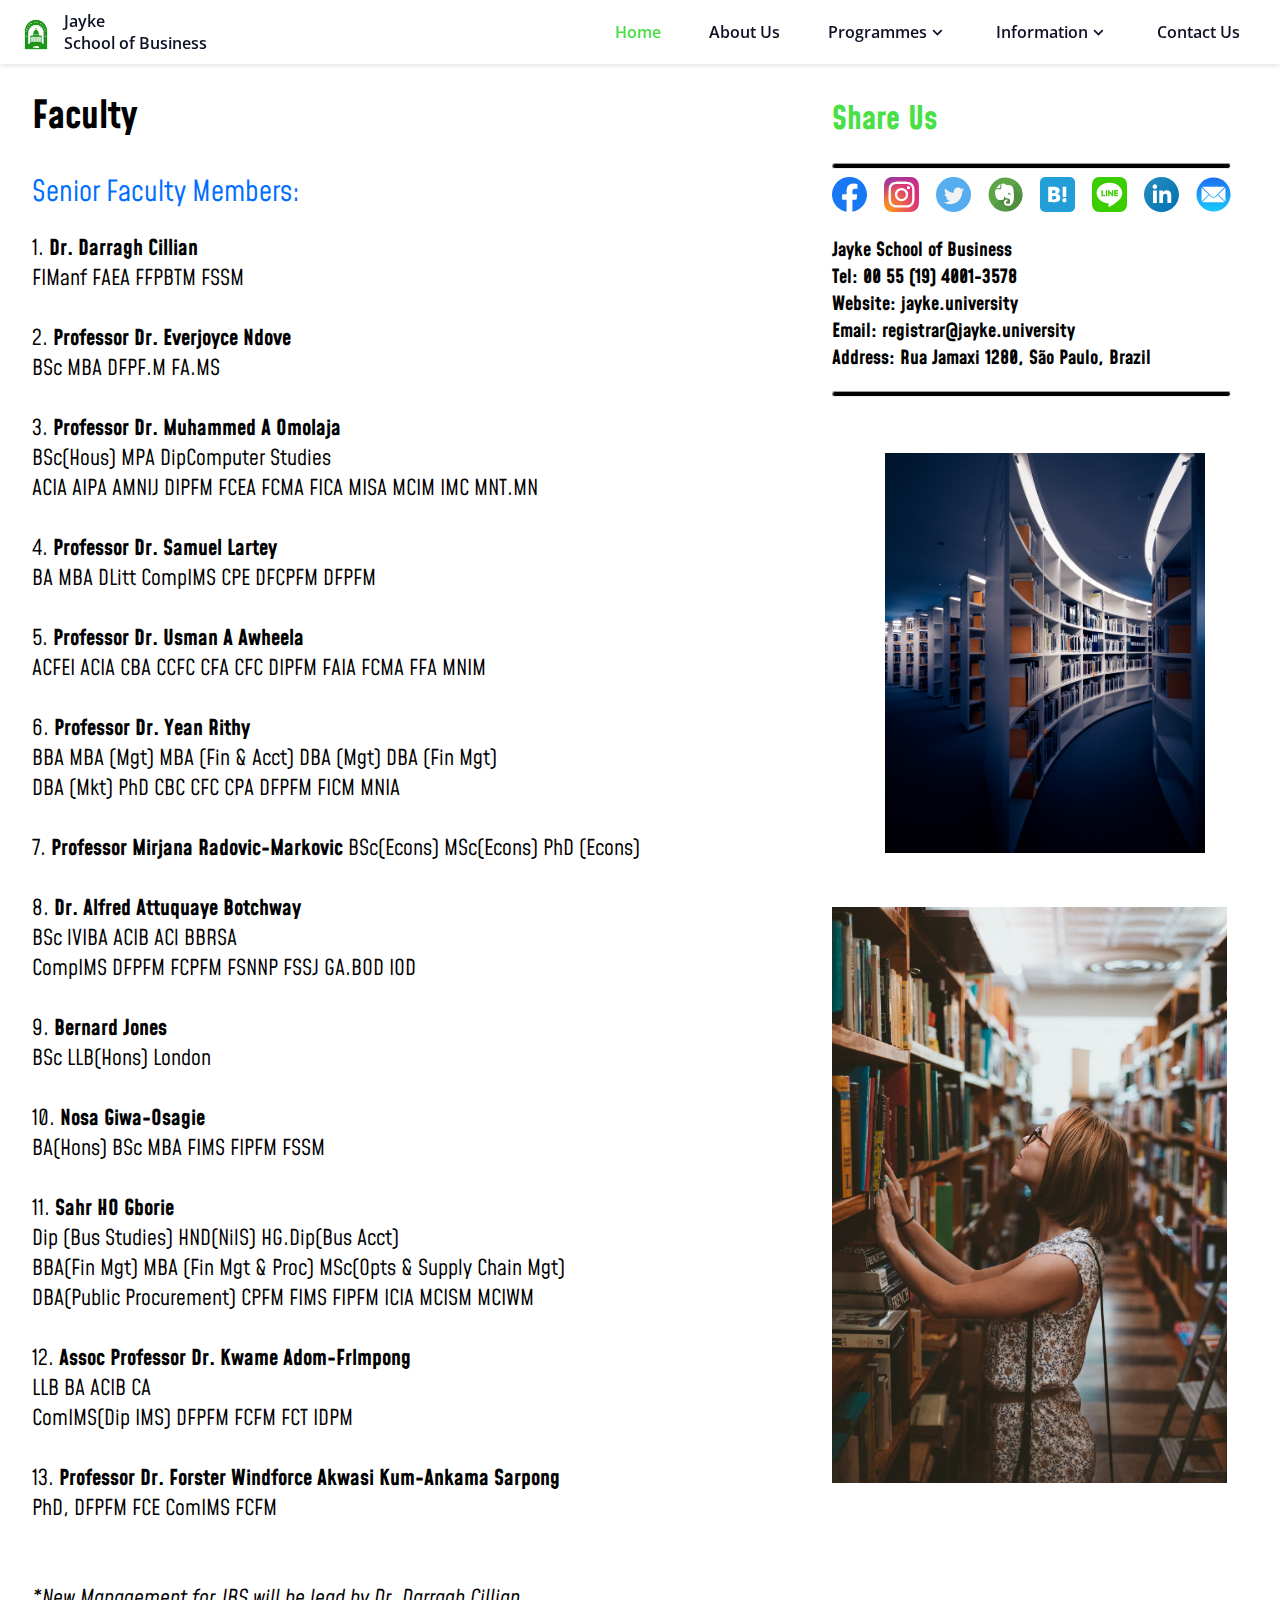
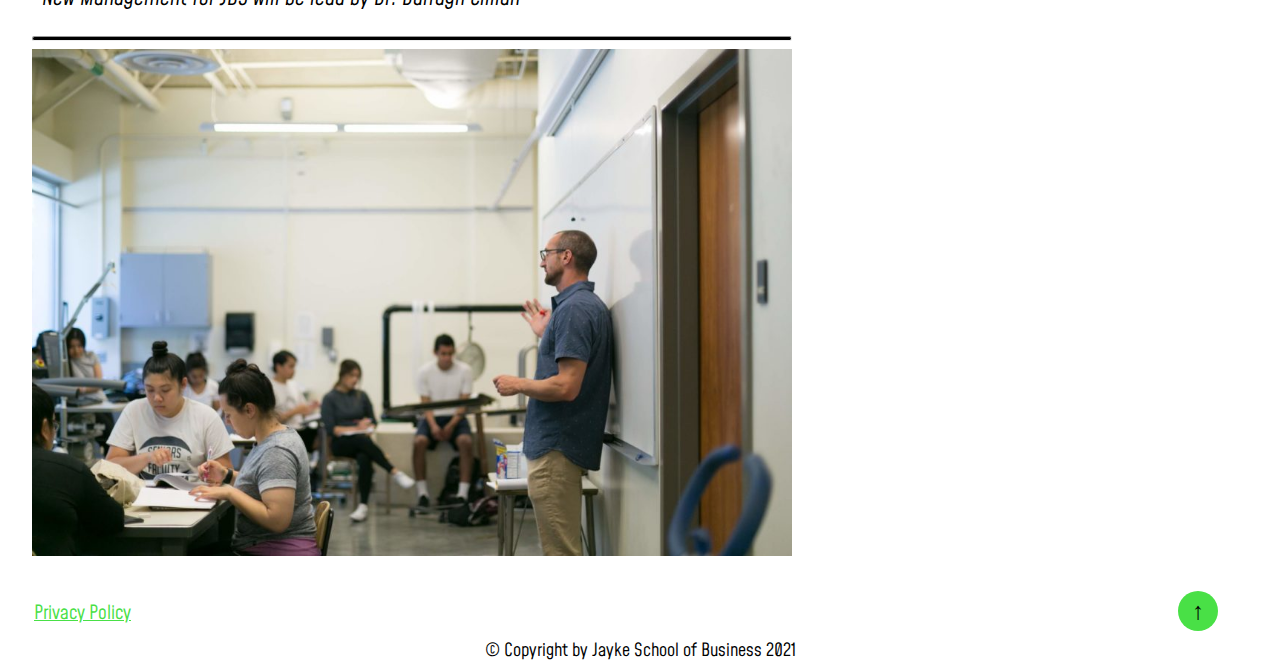
<file: HTML/information/faculty.html>
<!DOCTYPE html>
<html lang="en">
  <head>
    <meta charset="UTF-8" />
    <meta name="viewport" content="width=device-width, initial-scale=1.0" />

    <!-- ---------------------------Favicon----------------------------->
    <link
      rel="shortcut icon"
      href="/Assets/Logo/image.png"
      type="image/x-icon"
    />
    <!-- ---------------------------Favicon----------------------------->

    <!-- ---------------------------Button-dropdown----------------------------->
    <link
      href="https://cdn.jsdelivr.net/npm/boxicons@2.0.5/css/boxicons.min.css"
      rel="stylesheet"
    />
    <!-- ---------------------------Button-dropdown----------------------------->

    <!-- ---------------------------CSS ----------------------------->
    <link rel="stylesheet" href="/CSS/nav.css" />
    <link rel="stylesheet" href="/CSS/home.css" />
    <link rel="stylesheet" href="/CSS/changes.css" />
    <!-- ---------------------------CSS ----------------------------->

    <title>Jayke School of Business</title>
  </head>

  <body>
    <!-- ---------------------------Navbar--------------------------- -->
    <div class="body-01">
      <header class="header">
        <a href="#" class="header__logo">Jayke School of Business </a>

        <i class="bx bx-menu header__toggle" id="header-toggle"></i>

        <nav class="nav" id="nav-menu">
          <div class="nav__content bd-grid">
            <a href="" class="nav__perfil">
              <div class="nav__img">
                <img src="/Assets/Logo/image.png" alt="" />
              </div>

              <div>
                <span class="nav__name">Jayke</span>
                <span class="nav__name">School of Business</span>
              </div>
            </a>

            <div class="nav__menu">
              <ul class="nav__list">
                <!-- ---------------------------Simple Nav-item--------------------------- -->

                <!-- ---------------------------Item-01--------------------------- -->
                <li class="nav__item">
                  <a href="/index.html" class="nav__link active">Home</a>
                </li>

                <!-- ---------------------------Item-01--------------------------- -->

                <!-- ---------------------------Item-02--------------------------- -->
                <li class="nav__item">
                  <a href="/HTML/about.html" class="nav__link">About Us</a>
                </li>
                <!-- ---------------------------Item-02--------------------------- -->

                <!-- ---------------------------Simple Nav-item--------------------------- -->

                <!-- ---------------------------Dropdown Nav-item--------------------------- -->

                <!-- ---------------------------Item-01--------------------------- -->
                <li class="nav__item dropdown">
                  <a href="" class="nav__link dropdown__link"
                    >Programmes<i class="bx bx-chevron-down dropdown__icon"></i
                  ></a>

                  <ul class="dropdown__menu">
                    <li class="dropdown__item">
                      <a
                        href="/HTML/programmes/programmes-courses.html"
                        class="nav__link"
                        >Programmes and Courses Offered</a
                      >
                    </li>
                    <li class="dropdown__item">
                      <a
                        href="/HTML/programmes/programmes-outline.html"
                        class="nav__link"
                        >Programmes Outline</a
                      >
                    </li>
                  </ul>
                </li>

                <!-- ---------------------------Item-01--------------------------- -->

                <!-- ---------------------------Item-02--------------------------- -->
                <li class="nav__item dropdown">
                  <a href="" class="nav__link dropdown__link"
                    >Information<i class="bx bx-chevron-down dropdown__icon"></i
                  ></a>

                  <ul class="dropdown__menu">
                    <li class="dropdown__item">
                      <a href="/HTML/information/faculty.html" class="nav__link"
                        >Faculty</a
                      >
                    </li>
                    <li class="dropdown__item">
                      <a
                        href="/HTML/information/assesment.html"
                        class="nav__link"
                        >Assesment</a
                      >
                    </li>
                    <li class="dropdown__item">
                      <a
                        href="/HTML/information/graduates.html"
                        class="nav__link"
                        >Graduates</a
                      >
                    </li>
                  </ul>
                </li>

                <!-- ---------------------------Item-02--------------------------- -->

                <!-- ---------------------------Dropdown Nav-item--------------------------- -->

                <!-- ---------------------------Simple Nav-item--------------------------- -->

                <!-- ---------------------------Item-01--------------------------- -->
                <li class="nav__item">
                  <a href="/HTML/contact.html" class="nav__link">Contact Us</a>
                </li>
                <!-- ---------------------------Item-01--------------------------- -->

                <!-- ---------------------------Simple Nav-item--------------------------- -->
              </ul>
            </div>
          </div>
        </nav>
      </header>

      <!-- ---------------------------Navbar--------------------------- -->

      <!-- ---------------------------Home--------------------------- -->

      <!-- ---------------------------Left-Div--------------------------- -->
      <div class="left-div">
        <h1 class="heading-01">Faculty</h1>
        <p class="head-pro-01">Senior Faculty Members:</p>

        <!-- ---------------------------Home-Paragraph-A--------------------------- -->

        <p class="main-01-a">
          1. <strong>Dr. Darragh Cillian </strong> <br />
          FIManf FAEA FFPBTM FSSM <br />
          <br />
          2. <strong>Professor Dr. Everjoyce Ndove</strong> <br />
          BSc MBA DFPF.M FA.MS <br />
          <br />
          3. <strong>Professor Dr. Muhammed A Omolaja </strong> <br />
          BSc(Hous) MPA DipComputer Studies <br />
          ACIA AIPA AMNIJ DIPFM FCEA FCMA FICA MISA MCIM IMC MNT.MN <br />
          <br />
          4. <strong>Professor Dr. Samuel Lartey </strong> <br />
          BA MBA DLitt CompIMS CPE DFCPFM DFPFM <br />
          <br />
          5. <strong>Professor Dr. Usman A Awheela </strong> <br />
          ACFEI ACIA CBA CCFC CFA CFC DIPFM FAIA FCMA FFA MNIM <br />
          <br />
          6. <strong>Professor Dr. Yean Rithy </strong> <br />
          BBA MBA (Mgt) MBA (Fin & Acct) DBA (Mgt) DBA (Fin Mgt) <br />
          DBA (Mkt) PhD CBC CFC CPA DFPFM FICM MNIA <br />
          <br />
          7. <strong>Professor Mirjana Radovic-Markovic </strong> BSc(Econs)
          MSc(Econs) PhD (Econs) <br />
          <br />
          8. <strong>Dr. Alfred Attuquaye Botchway</strong> <br />
          BSc lVIBA ACIB ACl BBRSA <br />
          CompIMS DFPFM FCPFM FSNNP FSSJ GA.BOD IOD <br />
          <br />
          9. <strong>Bernard Jones</strong> <br />
          BSc LLB(Hons) London <br />
          <br />
          10. <strong>Nosa Giwa-Osagie </strong> <br />
          BA(Hons) BSc MBA FIMS FIPFM FSSM <br />
          <br />
          11. <strong>Sahr HO Gborie</strong> <br />
          Dip (Bus Studies) HND(NilS) HG.Dip(Bus Acct) <br />
          BBA(Fin Mgt) MBA (Fin Mgt & Proc) MSc(Opts & Supply Chain Mgt) <br />
          DBA(Public Procurement) CPFM FIMS FIPFM ICIA MCISM MCIWM <br />
          <br />
          12. <strong>Assoc Professor Dr. Kwame Adom-Frlmpong</strong> <br />
          LLB BA ACIB CA <br />
          ComIMS(Dip IMS) DFPFM FCFM FCT IDPM <br />
          <br />
          13.
          <strong
            >Professor Dr. Forster Windforce Akwasi Kum-Ankama Sarpong
          </strong>
          <br />
          PhD, DFPFM FCE ComIMS FCFM <br />
          <br />
          <br />
          <em>*New Management for JBS will be lead by Dr. Darragh Cillian</em>
        </p>

        <!-- ---------------------------Home-Paragraph-A--------------------------- -->

        <!-- ---------------------------Home-Paragraph-B--------------------------- -->
        <hr class="line-b-mod-pro" />

        <img
          src="/Assets/Faculty/HP-1002-2-1024x683.jpg"
          alt=""
          class="img-faculty"
        />

        <!-- ---------------------------Home-Paragraph-B--------------------------- -->
      </div>
      <!-- ---------------------------Left-Div--------------------------- -->

      <!-- ---------------------------Right-Div--------------------------- -->
      <div class="right-div">
        <h1 class="heading-02-right">Share Us</h1>

        <hr class="line-c" />

        <!-- ---------------------------Right-Div-icons--------------------------- -->

        <div class="right-img-box">
          <div class="column">
            <a
              href="https://www.facebook.com/sharer.php?u=https://www.jayke.university/&t=JBS"
              target="_blank"
              ><img src="/Assets/icons/facebook.svg" alt="" class="icon-share"
            /></a>
          </div>
          <div class="column">
            <a href="https://" target="_blank"
              ><img src="/Assets/icons/instagram.svg" alt="" class="icon-share"
            /></a>
          </div>
          <div class="column">
            <a
              href="https://twitter.com/share?text=JBS&url=https%3A%2F%2Fwww.jayke.university%2F"
              target="_blank"
              ><img src="/Assets/icons/twitter.svg" alt="" class="icon-share"
            /></a>
          </div>
          <div class="column">
            <a
              href="https://www.evernote.com/clip.action?url=https://www.jayke.university/&title=JBS"
              target="_blank"
              ><img src="/Assets/icons/evernote.svg" alt="" class="icon-share"
            /></a>
          </div>
          <div class="column">
            <a
              href="http://b.hatena.ne.jp/entry/panel/?url=https://www.jayke.universityn/&btitle=JBS"
              target="_blank"
              ><img src="/Assets/icons/hatena.svg" alt="" class="icon-share"
            /></a>
          </div>
          <div class="column">
            <a
              href="http://line.me/R/msg/text/?TTS%0Ahttps://www.jayke.university/"
              target="_blank"
              ><img
                src="/Assets/icons/line-messenger.svg"
                alt=""
                class="icon-share"
            /></a>
          </div>
          <div class="column">
            <a
              href="https://www.linkedin.com/shareArticle?mini=true&url=https://www.jayke.university/&title=JBS"
              target="_blank"
              ><img src="/Assets/icons/linkedin.svg" alt="" class="icon-share"
            /></a>
          </div>
          <div class="column">
            <a
              href="mailto:?subject=JBS&body=https://www.jayke.university/"
              target="_blank"
              ><img src="/Assets/icons/mail.svg" alt="" class="icon-share"
            /></a>
          </div>
        </div>

        <!-- ---------------------------Right-Div-icons--------------------------- -->

        <!-- ---------------------------Right-Div-Para--------------------------- -->

        <p class="right-p">
          <strong>
            Jayke School of Business <br />
            Tel: 00 55 (19) 4001-3578 <br />
            Website: jayke.university <br />
            Email: registrar@jayke.university <br />
            Address: Rua Jamaxi 1280, São Paulo, Brazil
          </strong>
        </p>

        <!-- ---------------------------Right-Div-Para--------------------------- -->
        <!-- ---------------------------Right-Div-Para--------------------------- -->
        <hr class="line-c" />

        <!-- ---------------------------Right-Div-Images--------------------------- -->
        <img src="/Assets/Right/right-01.jpg" alt="" class="right-pic-01" />
        <img src="/Assets/Right/right-02.jpg" alt="" class="right-pic-02" />

        <!-- ---------------------------Right-Div-Images--------------------------- -->
      </div>

      <!-- ---------------------------Right-Div--------------------------- -->
    </div>
    <!-- ---------------------------Right-Div-Responsive--------------------------- -->

    <div class="bottom-div">
      <h1 class="heading-02-right">Share Us</h1>

      <hr />

      <div class="right-img-box">
        <div class="column">
          <a
            href="https://www.facebook.com/sharer.php?u=https://www.jayke.university/&t=JBS"
            target="_blank"
            ><img src="/Assets/icons/facebook.svg" alt="" class="icon-share"
          /></a>
        </div>
        <div class="column">
          <a href="https://" target="_blank"
            ><img src="/Assets/icons/instagram.svg" alt="" class="icon-share"
          /></a>
        </div>
        <div class="column">
          <a
            href="https://twitter.com/share?text=JBS&url=https%3A%2F%2Fwww.jayke.university%2F"
            target="_blank"
            ><img src="/Assets/icons/twitter.svg" alt="" class="icon-share"
          /></a>
        </div>
        <div class="column">
          <a
            href="https://www.evernote.com/clip.action?url=https://www.jayke.university/&title=JBS"
            target="_blank"
            ><img src="/Assets/icons/evernote.svg" alt="" class="icon-share"
          /></a>
        </div>
        <div class="column">
          <a
            href="http://b.hatena.ne.jp/entry/panel/?url=https://www.jayke.universityn/&btitle=JBS"
            target="_blank"
            ><img src="/Assets/icons/hatena.svg" alt="" class="icon-share"
          /></a>
        </div>
        <div class="column">
          <a
            href="http://line.me/R/msg/text/?TTS%0Ahttps://www.jayke.university/"
            target="_blank"
            ><img
              src="/Assets/icons/line-messenger.svg"
              alt=""
              class="icon-share"
          /></a>
        </div>
        <div class="column">
          <a
            href="https://www.linkedin.com/shareArticle?mini=true&url=https://www.jayke.university/&title=JBS"
            target="_blank"
            ><img src="/Assets/icons/linkedin.svg" alt="" class="icon-share"
          /></a>
        </div>
        <div class="column">
          <a
            href="mailto:?subject=JBS&body=https://www.jayke.university/"
            target="_blank"
            ><img src="/Assets/icons/mail.svg" alt="" class="icon-share"
          /></a>
        </div>
      </div>

      <p class="right-p">
        <strong>
          Jayke School of Business <br />
          Tel: 00 55 (19) 4001-3578 <br />
          Website: jayke.university <br />
          Email: registrar@jayke.university <br />
          Address: Rua Jamaxi 1280, São Paulo, Brazil
        </strong>
      </p>

      <hr />
    </div>

    <!-- ---------------------------Right-Div-Responsive--------------------------- -->

    <!-- ---------------------------Footer--------------------------- -->

    <footer style="padding: 10px">
      <p class="para-a">
        <a href="/HTML/privacy.html" target="_blank"> <u>Privacy Policy</u></a>
        <button onclick="top1();" class="link-right but">&#8593;</button>
      </p>
      <p class="para-c" style="text-align: center">
        &copy; Copyright by Jayke School of Business 2021
      </p>
    </footer>

    <!-- ---------------------------Footer--------------------------- -->

    <!-- ---------------------------Home--------------------------- -->

    <!-- ---------------------------Nav-JS--------------------------- -->
    <script src="/JS/nav.js"></script>
    <!-- ---------------------------Nav-JS--------------------------- -->
  </body>
</html>
</file>
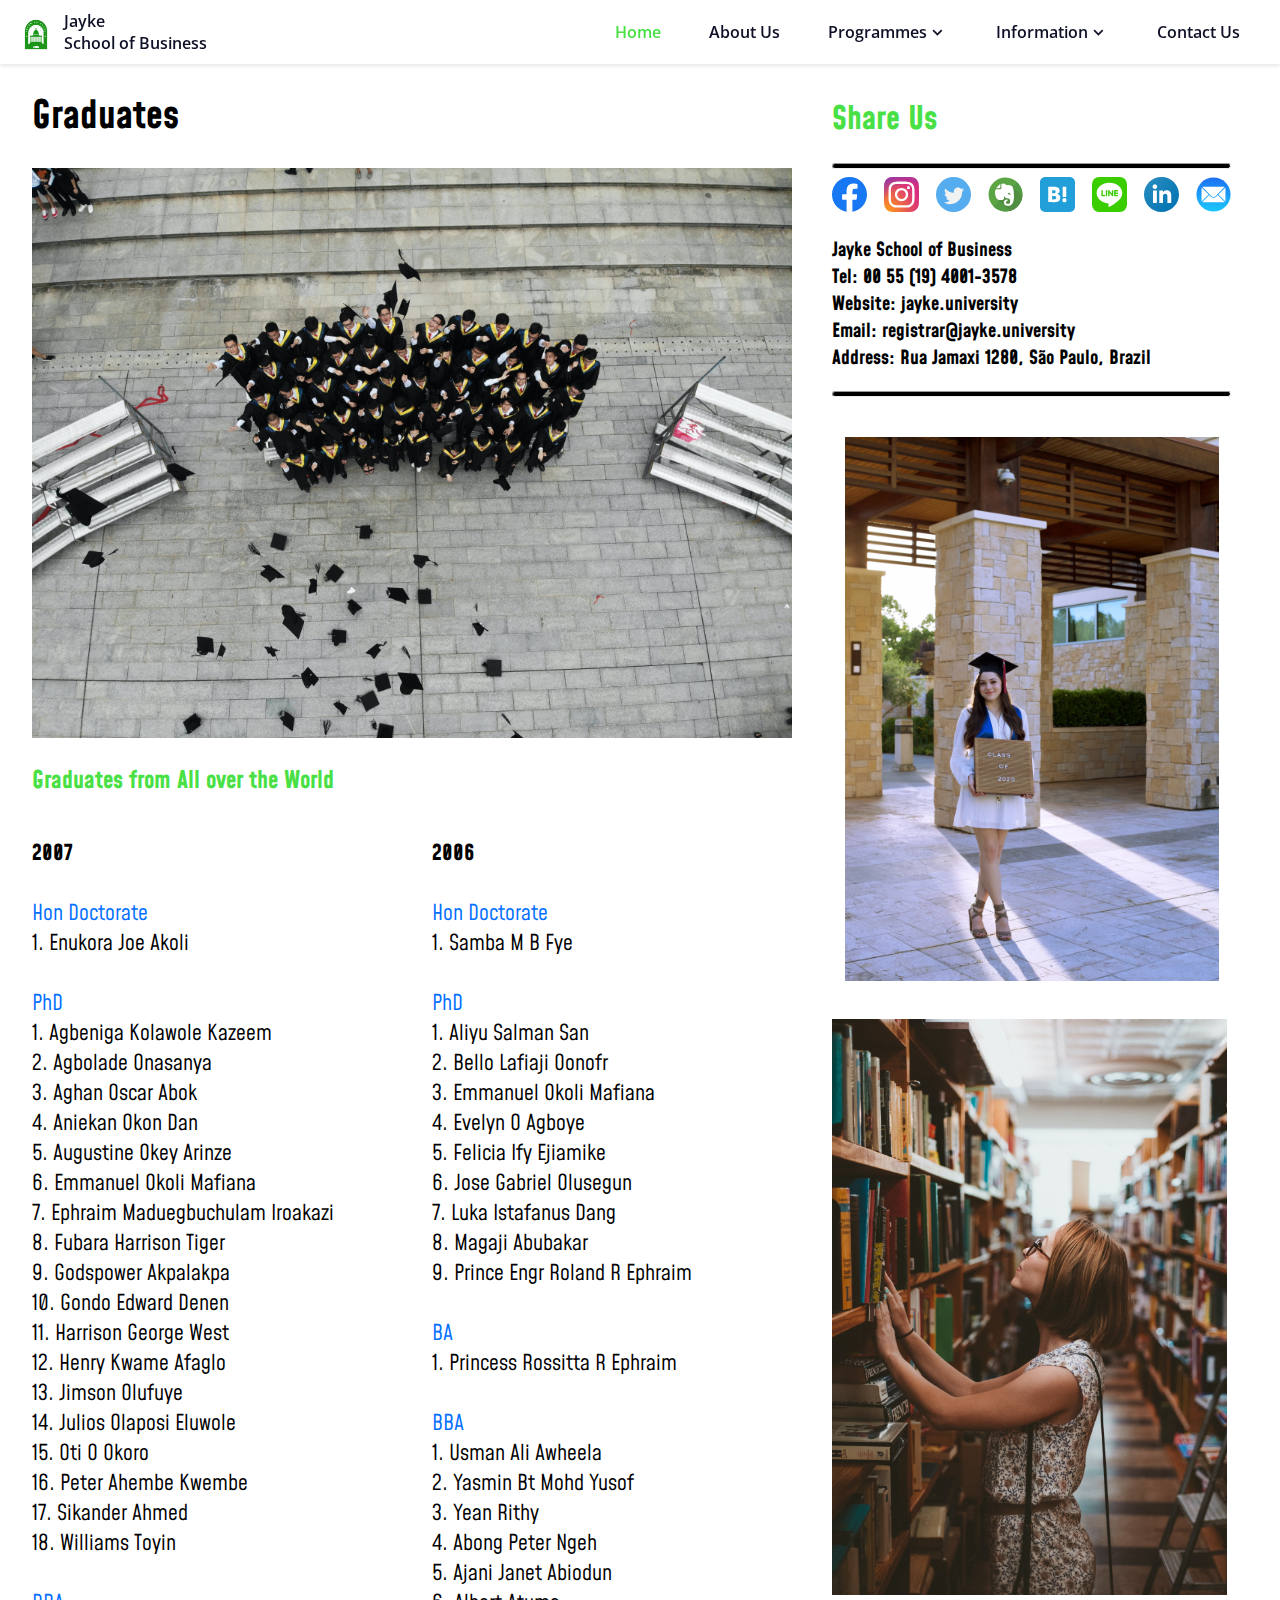
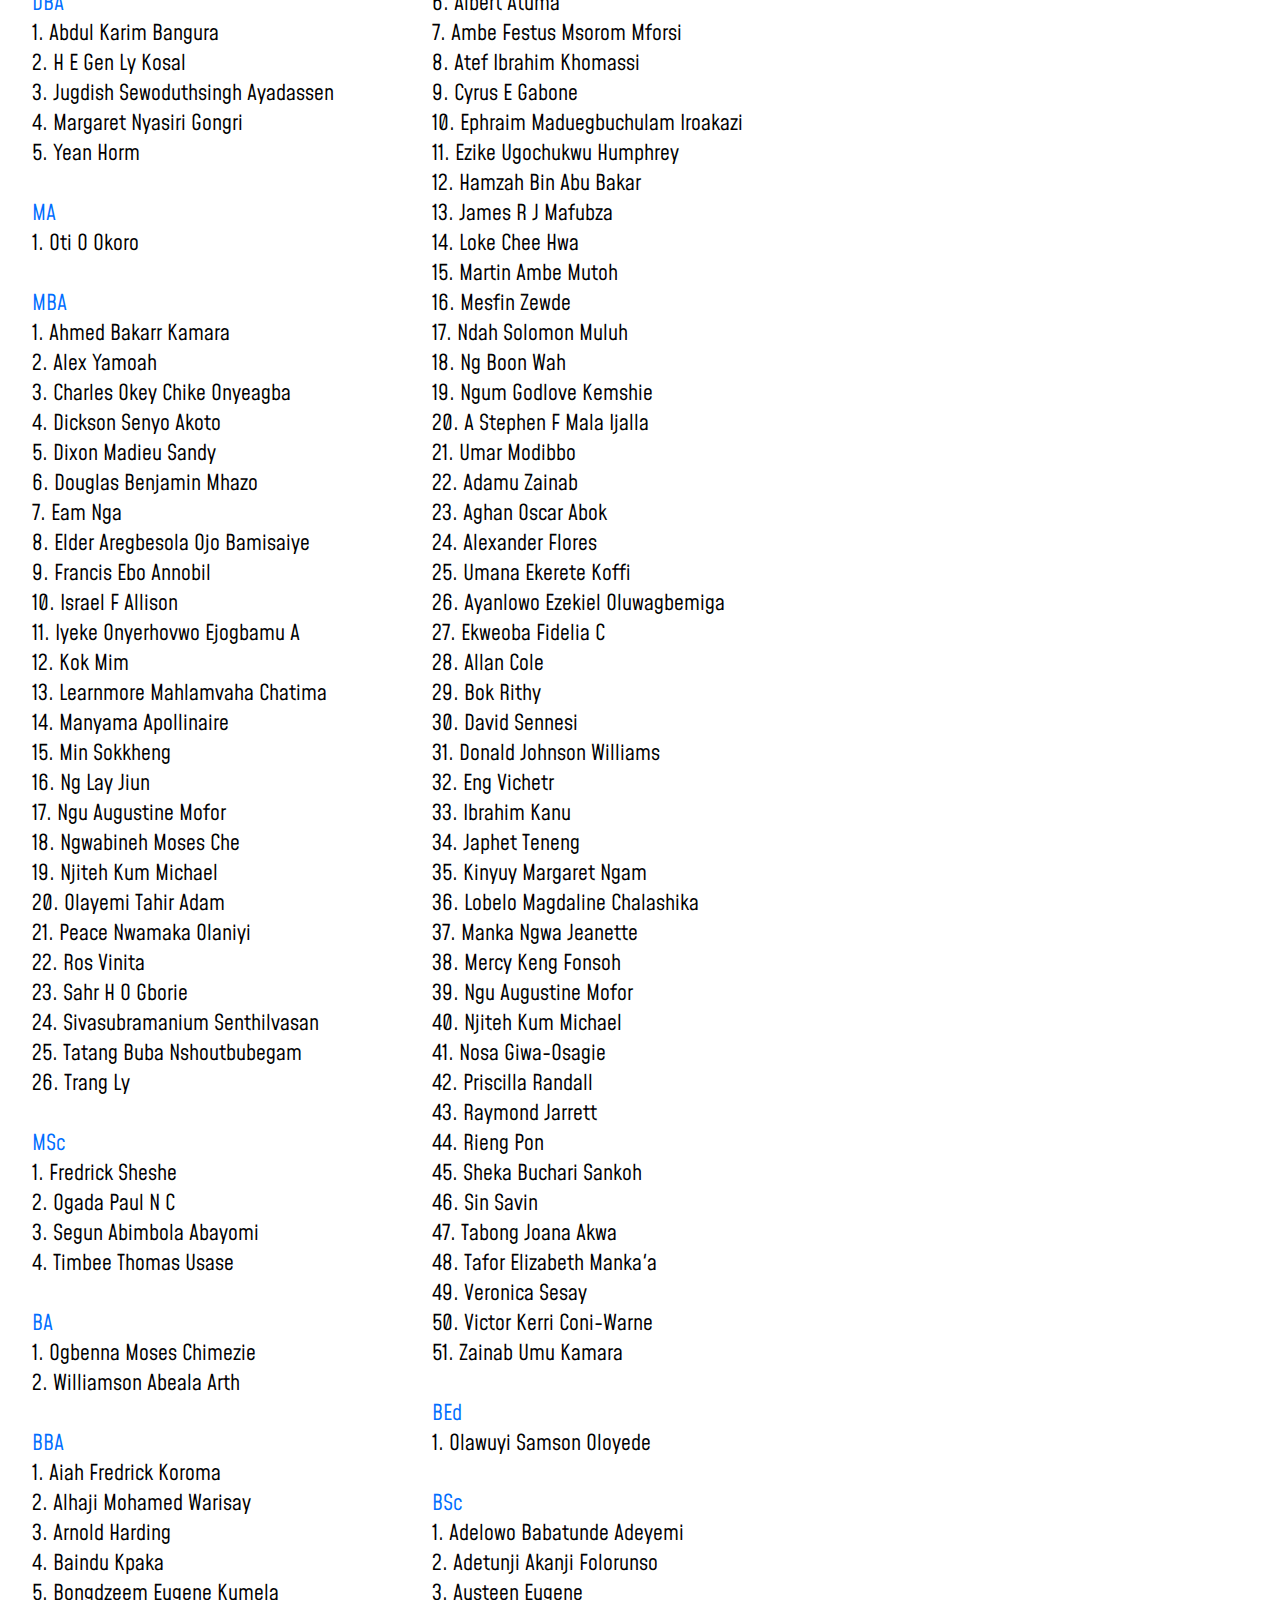
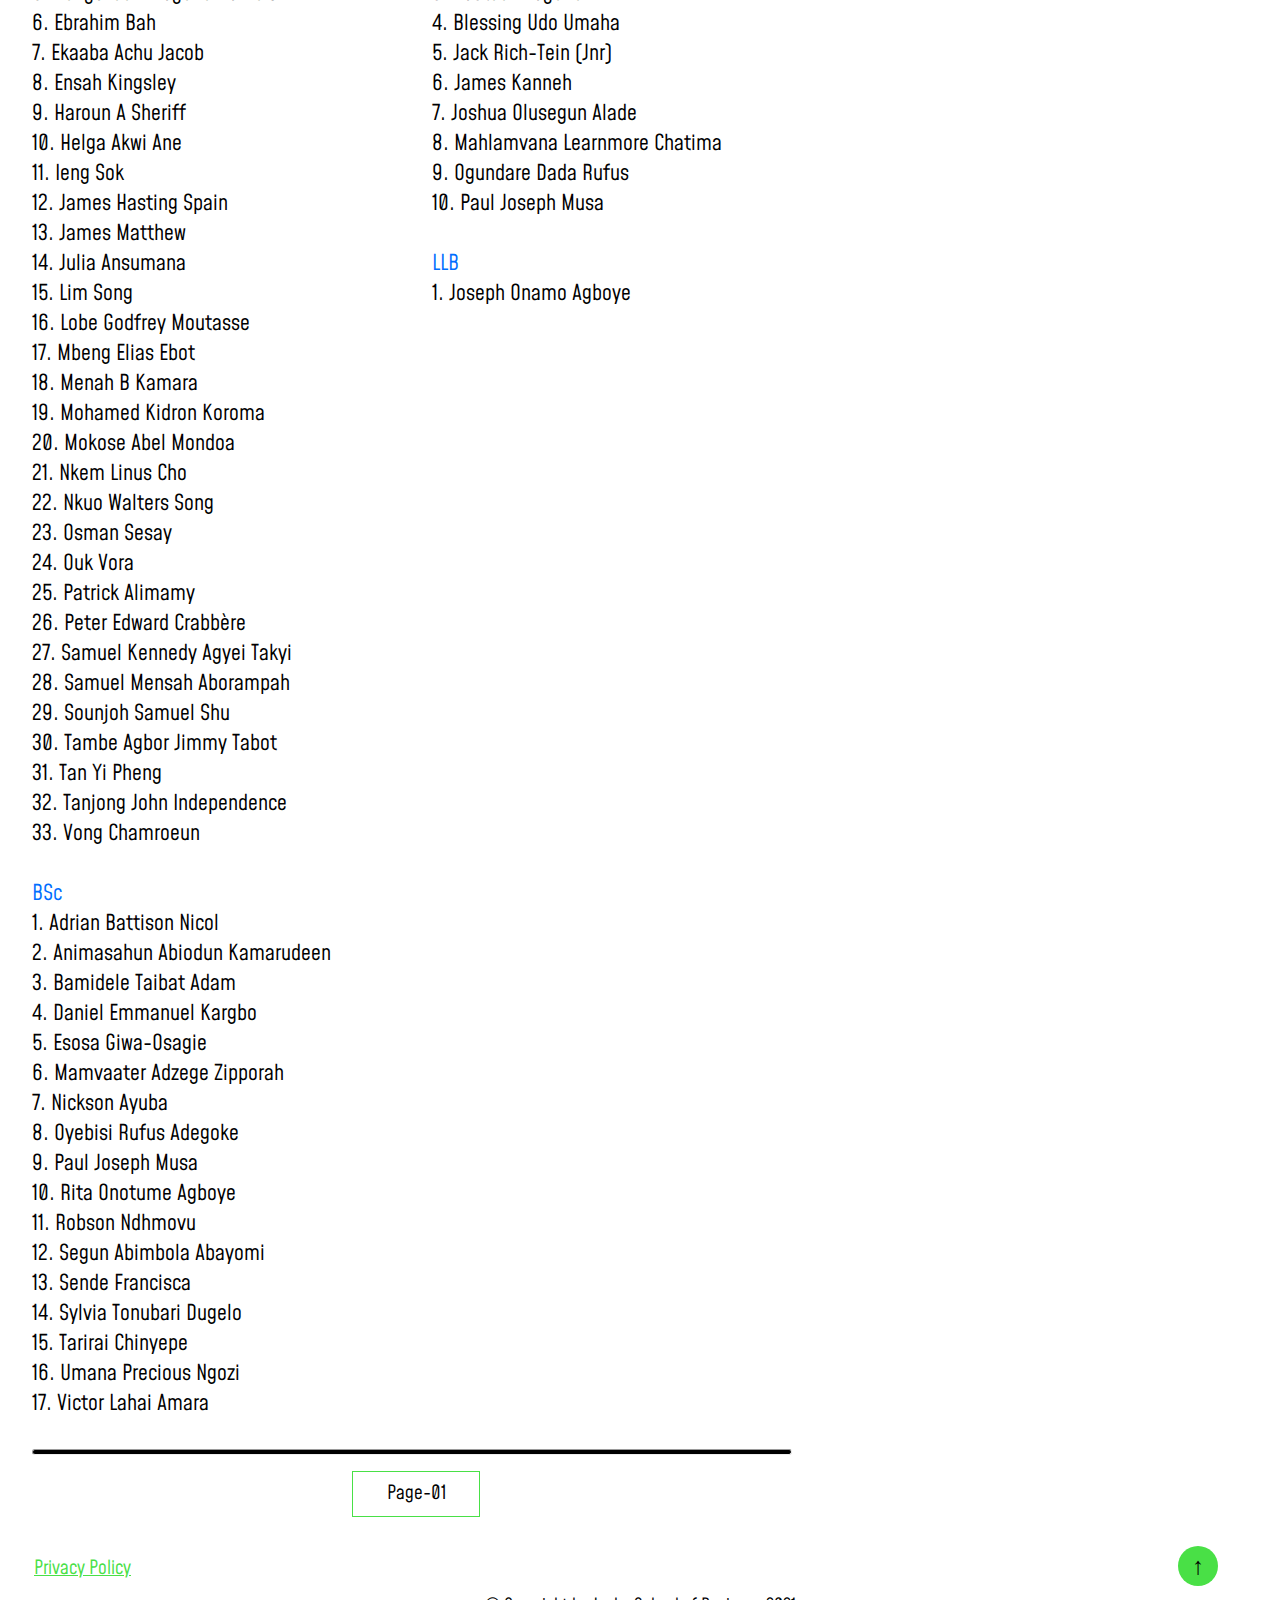
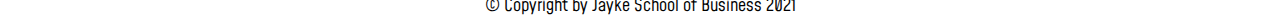
<file: HTML/information/graduates-02.html>
<!DOCTYPE html>
<html lang="en">
  <head>
    <meta charset="UTF-8" />
    <meta name="viewport" content="width=device-width, initial-scale=1.0" />

    <!-- ---------------------------Favicon----------------------------->
    <link
      rel="shortcut icon"
      href="/Assets/Logo/image.png"
      type="image/x-icon"
    />
    <!-- ---------------------------Favicon----------------------------->

    <!-- ---------------------------Button-dropdown----------------------------->
    <link
      href="https://cdn.jsdelivr.net/npm/boxicons@2.0.5/css/boxicons.min.css"
      rel="stylesheet"
    />
    <!-- ---------------------------Button-dropdown----------------------------->

    <!-- ---------------------------CSS ----------------------------->
    <link rel="stylesheet" href="/CSS/nav.css" />
    <link rel="stylesheet" href="/CSS/home.css" />
    <link rel="stylesheet" href="/CSS/changes.css" />
    <!-- ---------------------------CSS ----------------------------->

    <title>Jayke School of Business</title>
  </head>

  <body>
    <!-- ---------------------------Navbar--------------------------- -->
    <div class="body-01">
      <header class="header">
        <a href="#" class="header__logo">Jayke School of Business </a>

        <i class="bx bx-menu header__toggle" id="header-toggle"></i>

        <nav class="nav" id="nav-menu">
          <div class="nav__content bd-grid">
            <a href="" class="nav__perfil">
              <div class="nav__img">
                <img src="/Assets/Logo/image.png" alt="" />
              </div>

              <div>
                <span class="nav__name">Jayke</span>
                <span class="nav__name">School of Business</span>
              </div>
            </a>

            <div class="nav__menu">
              <ul class="nav__list">
                <!-- ---------------------------Simple Nav-item--------------------------- -->

                <!-- ---------------------------Item-01--------------------------- -->
                <li class="nav__item">
                  <a href="/index.html" class="nav__link active">Home</a>
                </li>
                <!-- ---------------------------Item-01--------------------------- -->

                <!-- ---------------------------Item-02--------------------------- -->
                <li class="nav__item">
                  <a href="/HTML/about.html" class="nav__link">About Us</a>
                </li>
                <!-- ---------------------------Item-02--------------------------- -->

                <!-- ---------------------------Simple Nav-item--------------------------- -->

                <!-- ---------------------------Dropdown Nav-item--------------------------- -->

                <!-- ---------------------------Item-01--------------------------- -->
                <li class="nav__item dropdown">
                  <a href="" class="nav__link dropdown__link"
                    >Programmes<i class="bx bx-chevron-down dropdown__icon"></i
                  ></a>

                  <ul class="dropdown__menu">
                    <li class="dropdown__item">
                      <a
                        href="/HTML/programmes/programmes-courses.html"
                        class="nav__link"
                        >Programmes and Courses Offered</a
                      >
                    </li>
                    <li class="dropdown__item">
                      <a
                        href="/HTML/programmes/programmes-outline.html"
                        class="nav__link"
                        >Programmes Outline</a
                      >
                    </li>
                  </ul>
                </li>

                <!-- ---------------------------Item-01--------------------------- -->

                <!-- ---------------------------Item-02--------------------------- -->
                <li class="nav__item dropdown">
                  <a href="" class="nav__link dropdown__link"
                    >Information<i class="bx bx-chevron-down dropdown__icon"></i
                  ></a>

                  <ul class="dropdown__menu">
                    <li class="dropdown__item">
                      <a href="/HTML/information/faculty.html" class="nav__link"
                        >Faculty</a
                      >
                    </li>
                    <li class="dropdown__item">
                      <a
                        href="/HTML/information/assesment.html"
                        class="nav__link"
                        >Assesment</a
                      >
                    </li>
                    <li class="dropdown__item">
                      <a
                        href="/HTML/information/graduates.html"
                        class="nav__link"
                        >Graduates</a
                      >
                    </li>
                  </ul>
                </li>
                <!-- ---------------------------Item-02--------------------------- -->

                <!-- ---------------------------Dropdown Nav-item--------------------------- -->

                <!-- ---------------------------Simple Nav-item--------------------------- -->

                <!-- ---------------------------Item-01--------------------------- -->
                <li class="nav__item">
                  <a href="/HTML/contact.html" class="nav__link">Contact Us</a>
                </li>
                <!-- ---------------------------Item-01--------------------------- -->

                <!-- ---------------------------Simple Nav-item--------------------------- -->
              </ul>
            </div>
          </div>
        </nav>
      </header>

      <!-- ---------------------------Navbar--------------------------- -->

      <!-- ---------------------------Home--------------------------- -->

      <!-- ---------------------------Left-Div--------------------------- -->
      <div class="left-div">
        <h1 class="heading-01">Graduates</h1>

        <!-- ---------------------------Home-main-pic--------------------------- -->
        <img src="/Assets/Graduates/grad-heading.jpg" alt="" class="head-img" />
        <!-- ---------------------------Home-main-pic--------------------------- -->

        <h2 class="heading-01-con">Graduates from All over the World</h2>

        <!-- ---------------------------Home-Paragraph-A--------------------------- -->
        <div class="sub-body-01">
          <div class="sub-left-div">
            <p class="left-main-931">
              <strong>2007</strong> <br />
              <br />
              <span>Hon Doctorate</span> <br />
              1. Enukora Joe Akoli <br />
              <br />
              <span>PhD</span> <br />
              1. Agbeniga Kolawole Kazeem <br />
              2. Agbolade Onasanya <br />
              3. Aghan Oscar Abok <br />
              4. Aniekan Okon Dan <br />
              5. Augustine Okey Arinze <br />
              6. Emmanuel Okoli Mafiana <br />
              7. Ephraim Maduegbuchulam Iroakazi <br />
              8. Fubara Harrison Tiger <br />
              9. Godspower Akpalakpa <br />
              10. Gondo Edward Denen <br />
              11. Harrison George West <br />
              12. Henry Kwame Afaglo <br />
              13. Jimson Olufuye <br />
              14. Julios Olaposi Eluwole <br />
              15. Oti O Okoro <br />
              16. Peter Ahembe Kwembe <br />
              17. Sikander Ahmed <br />
              18. Williams Toyin <br />
              <br />
              <span>DBA</span> <br />
              1. Abdul Karim Bangura <br />
              2. H E Gen Ly Kosal <br />
              3. Jugdish Sewoduthsingh Ayadassen <br />
              4. Margaret Nyasiri Gongri <br />
              5. Yean Horm <br />
              <br />
              <span>MA</span> <br />
              1. Oti O Okoro <br />
              <br />
              <span>MBA</span> <br />
              1. Ahmed Bakarr Kamara <br />
              2. Alex Yamoah <br />
              3. Charles Okey Chike Onyeagba <br />
              4. Dickson Senyo Akoto <br />
              5. Dixon Madieu Sandy <br />
              6. Douglas Benjamin Mhazo <br />
              7. Eam Nga <br />
              8. Elder Aregbesola Ojo Bamisaiye <br />
              9. Francis Ebo Annobil <br />
              10. Israel F Allison <br />
              11. Iyeke Onyerhovwo Ejogbamu A <br />
              12. Kok Mim <br />
              13. Learnmore Mahlamvaha Chatima <br />
              14. Manyama Apollinaire <br />
              15. Min Sokkheng <br />
              16. Ng Lay Jiun <br />
              17. Ngu Augustine Mofor <br />
              18. Ngwabineh Moses Che <br />
              19. Njiteh Kum Michael <br />
              20. Olayemi Tahir Adam <br />
              21. Peace Nwamaka Olaniyi <br />
              22. Ros Vinita <br />
              23. Sahr H O Gborie <br />
              24. Sivasubramanium Senthilvasan <br />
              25. Tatang Buba Nshoutbubegam <br />
              26. Trang Ly <br />
              <br />
              <span>MSc</span> <br />
              1. Fredrick Sheshe <br />
              2. Ogada Paul N C <br />
              3. Segun Abimbola Abayomi <br />
              4. Timbee Thomas Usase <br />
              <br />
              <span>BA</span> <br />
              1. Ogbenna Moses Chimezie <br />
              2. Williamson Abeala Arth <br />
              <br />
              <span>BBA</span> <br />
              1. Aiah Fredrick Koroma <br />
              2. Alhaji Mohamed Warisay <br />
              3. Arnold Harding <br />
              4. Baindu Kpaka <br />
              5. Bongdzeem Eugene Kumela <br />
              6. Ebrahim Bah <br />
              7. Ekaaba Achu Jacob <br />
              8. Ensah Kingsley <br />
              9. Haroun A Sheriff <br />
              10. Helga Akwi Ane <br />
              11. Ieng Sok <br />
              12. James Hasting Spain <br />
              13. James Matthew <br />
              14. Julia Ansumana <br />
              15. Lim Song <br />
              16. Lobe Godfrey Moutasse <br />
              17. Mbeng Elias Ebot <br />
              18. Menah B Kamara <br />
              19. Mohamed Kidron Koroma <br />
              20. Mokose Abel Mondoa <br />
              21. Nkem Linus Cho <br />
              22. Nkuo Walters Song <br />
              23. Osman Sesay <br />
              24. Ouk Vora <br />
              25. Patrick Alimamy <br />
              26. Peter Edward Crabbère <br />
              27. Samuel Kennedy Agyei Takyi <br />
              28. Samuel Mensah Aborampah <br />
              29. Sounjoh Samuel Shu <br />
              30. Tambe Agbor Jimmy Tabot <br />
              31. Tan Yi Pheng <br />
              32. Tanjong John Independence <br />
              33. Vong Chamroeun <br />
              <br />
              <span>BSc</span> <br />
              1. Adrian Battison Nicol <br />
              2. Animasahun Abiodun Kamarudeen <br />
              3. Bamidele Taibat Adam <br />
              4. Daniel Emmanuel Kargbo <br />
              5. Esosa Giwa-Osagie <br />
              6. Mamvaater Adzege Zipporah <br />
              7. Nickson Ayuba <br />
              8. Oyebisi Rufus Adegoke <br />
              9. Paul Joseph Musa <br />
              10. Rita Onotume Agboye <br />
              11. Robson Ndhmovu <br />
              12. Segun Abimbola Abayomi <br />
              13. Sende Francisca <br />
              14. Sylvia Tonubari Dugelo <br />
              15. Tarirai Chinyepe <br />
              16. Umana Precious Ngozi <br />
              17. Victor Lahai Amara <br />
            </p>
          </div>

          <div class="sub-right-div">
            <p class="sub-p-right">
              <strong>2006</strong> <br />
              <br />
              <span>Hon Doctorate</span> <br />
              1. Samba M B Fye <br />
              <br />
              <span>PhD</span> <br />
              1. Aliyu Salman San <br />
              2. Bello Lafiaji Oonofr <br />
              3. Emmanuel Okoli Mafiana <br />
              4. Evelyn O Agboye <br />
              5. Felicia Ify Ejiamike <br />
              6. Jose Gabriel Olusegun <br />
              7. Luka Istafanus Dang <br />
              8. Magaji Abubakar <br />
              9. Prince Engr Roland R Ephraim <br />
              <br />
              <span>BA</span> <br />
              1. Princess Rossitta R Ephraim <br />
              <br />
              <span>BBA</span> <br />
              1. Usman Ali Awheela <br />
              2. Yasmin Bt Mohd Yusof <br />
              3. Yean Rithy <br />
              4. Abong Peter Ngeh <br />
              5. Ajani Janet Abiodun <br />
              6. Albert Atuma <br />
              7. Ambe Festus Msorom Mforsi <br />
              8. Atef Ibrahim Khomassi <br />
              9. Cyrus E Gabone <br />
              10. Ephraim Maduegbuchulam Iroakazi <br />
              11. Ezike Ugochukwu Humphrey <br />
              12. Hamzah Bin Abu Bakar <br />
              13. James R J Mafubza <br />
              14. Loke Chee Hwa <br />
              15. Martin Ambe Mutoh <br />
              16. Mesfin Zewde <br />
              17. Ndah Solomon Muluh <br />
              18. Ng Boon Wah <br />
              19. Ngum Godlove Kemshie <br />
              20. A Stephen F Mala Ijalla <br />
              21. Umar Modibbo <br />
              22. Adamu Zainab <br />
              23. Aghan Oscar Abok <br />
              24. Alexander Flores <br />
              25. Umana Ekerete Koffi <br />
              26. Ayanlowo Ezekiel Oluwagbemiga <br />
              27. Ekweoba Fidelia C <br />
              28. Allan Cole <br />
              29. Bok Rithy <br />
              30. David Sennesi <br />
              31. Donald Johnson Williams <br />
              32. Eng Vichetr <br />
              33. Ibrahim Kanu <br />
              34. Japhet Teneng <br />
              35. Kinyuy Margaret Ngam <br />
              36. Lobelo Magdaline Chalashika <br />
              37. Manka Ngwa Jeanette <br />
              38. Mercy Keng Fonsoh <br />
              39. Ngu Augustine Mofor <br />
              40. Njiteh Kum Michael <br />
              41. Nosa Giwa-Osagie <br />
              42. Priscilla Randall <br />
              43. Raymond Jarrett <br />
              44. Rieng Pon <br />
              45. Sheka Buchari Sankoh <br />
              46. Sin Savin <br />
              47. Tabong Joana Akwa <br />
              48. Tafor Elizabeth Manka'a <br />
              49. Veronica Sesay <br />
              50. Victor Kerri Coni-Warne <br />
              51. Zainab Umu Kamara <br />
              <br />
              <span>BEd</span> <br />
              1. Olawuyi Samson Oloyede <br />
              <br />
              <span>BSc</span> <br />
              1. Adelowo Babatunde Adeyemi <br />
              2. Adetunji Akanji Folorunso <br />
              3. Austeen Eugene <br />
              4. Blessing Udo Umaha <br />
              5. Jack Rich-Tein (Jnr) <br />
              6. James Kanneh <br />
              7. Joshua Olusegun Alade <br />
              8. Mahlamvana Learnmore Chatima <br />
              9. Ogundare Dada Rufus <br />
              10. Paul Joseph Musa <br />
              <br />
              <span>LLB</span> <br />
              1. Joseph Onamo Agboye <br />
            </p>
          </div>
        </div>

        <!-- ---------------------------Home-Paragraph-A--------------------------- -->

        <!-- ---------------------------Home-Paragraph-B--------------------------- -->
        <hr class="line-b-mod-pro" />
        <a href="/HTML/information/graduates.html"
          ><button class="grad-button"><span>Page-01</span></button></a
        >

        <!-- ---------------------------Home-Paragraph-B--------------------------- -->
      </div>
      <!-- ---------------------------Left-Div--------------------------- -->

      <!-- ---------------------------Right-Div--------------------------- -->
      <div class="right-div">
        <h1 class="heading-02-right">Share Us</h1>

        <hr class="line-c" />

        <!-- ---------------------------Right-Div-icons--------------------------- -->
        <div class="right-img-box">
          <div class="column">
            <a
              href="https://www.facebook.com/sharer.php?u=https://www.jayke.university/&t=JBS"
              target="_blank"
              ><img src="/Assets/icons/facebook.svg" alt="" class="icon-share"
            /></a>
          </div>
          <div class="column">
            <a href="https://" target="_blank"
              ><img src="/Assets/icons/instagram.svg" alt="" class="icon-share"
            /></a>
          </div>
          <div class="column">
            <a
              href="https://twitter.com/share?text=JBS&url=https%3A%2F%2Fwww.jayke.university%2F"
              target="_blank"
              ><img src="/Assets/icons/twitter.svg" alt="" class="icon-share"
            /></a>
          </div>
          <div class="column">
            <a
              href="https://www.evernote.com/clip.action?url=https://www.jayke.university/&title=JBS"
              target="_blank"
              ><img src="/Assets/icons/evernote.svg" alt="" class="icon-share"
            /></a>
          </div>
          <div class="column">
            <a
              href="http://b.hatena.ne.jp/entry/panel/?url=https://www.jayke.universityn/&btitle=JBS"
              target="_blank"
              ><img src="/Assets/icons/hatena.svg" alt="" class="icon-share"
            /></a>
          </div>
          <div class="column">
            <a
              href="http://line.me/R/msg/text/?TTS%0Ahttps://www.jayke.university/"
              target="_blank"
              ><img
                src="/Assets/icons/line-messenger.svg"
                alt=""
                class="icon-share"
            /></a>
          </div>
          <div class="column">
            <a
              href="https://www.linkedin.com/shareArticle?mini=true&url=https://www.jayke.university/&title=JBS"
              target="_blank"
              ><img src="/Assets/icons/linkedin.svg" alt="" class="icon-share"
            /></a>
          </div>
          <div class="column">
            <a
              href="mailto:?subject=JBS&body=https://www.jayke.university/"
              target="_blank"
              ><img src="/Assets/icons/mail.svg" alt="" class="icon-share"
            /></a>
          </div>
        </div>

        <!-- ---------------------------Right-Div-icons--------------------------- -->

        <!-- ---------------------------Right-Div-Para--------------------------- -->
        <p class="right-p">
          <strong>
            Jayke School of Business <br />
            Tel: 00 55 (19) 4001-3578 <br />
            Website: jayke.university <br />
            Email: registrar@jayke.university <br />
            Address: Rua Jamaxi 1280, São Paulo, Brazil
          </strong>
        </p>
        <!-- ---------------------------Right-Div-Para--------------------------- -->
        <hr class="line-c" />

        <!-- ---------------------------Right-Div-Images--------------------------- -->
        <img
          src="/Assets/Right/right-01-v2.jpg"
          alt=""
          class="right-pic-01-v2"
        />
        <img src="/Assets/Right/right-02.jpg" alt="" class="right-pic-02" />

        <!-- ---------------------------Right-Div-Images--------------------------- -->
      </div>

      <!-- ---------------------------Right-Div--------------------------- -->
    </div>
    <!-- ---------------------------Right-Div-Responsive--------------------------- -->
    <div class="bottom-div">
      <h1 class="heading-02-right">Share Us</h1>

      <hr />

      <div class="right-img-box">
        <div class="column">
          <a
            href="https://www.facebook.com/sharer.php?u=https://www.jayke.university/&t=JBS"
            target="_blank"
            ><img src="/Assets/icons/facebook.svg" alt="" class="icon-share"
          /></a>
        </div>
        <div class="column">
          <a href="https://" target="_blank"
            ><img src="/Assets/icons/instagram.svg" alt="" class="icon-share"
          /></a>
        </div>
        <div class="column">
          <a
            href="https://twitter.com/share?text=JBS&url=https%3A%2F%2Fwww.jayke.university%2F"
            target="_blank"
            ><img src="/Assets/icons/twitter.svg" alt="" class="icon-share"
          /></a>
        </div>
        <div class="column">
          <a
            href="https://www.evernote.com/clip.action?url=https://www.jayke.university/&title=JBS"
            target="_blank"
            ><img src="/Assets/icons/evernote.svg" alt="" class="icon-share"
          /></a>
        </div>
        <div class="column">
          <a
            href="http://b.hatena.ne.jp/entry/panel/?url=https://www.jayke.universityn/&btitle=JBS"
            target="_blank"
            ><img src="/Assets/icons/hatena.svg" alt="" class="icon-share"
          /></a>
        </div>
        <div class="column">
          <a
            href="http://line.me/R/msg/text/?TTS%0Ahttps://www.jayke.university/"
            target="_blank"
            ><img
              src="/Assets/icons/line-messenger.svg"
              alt=""
              class="icon-share"
          /></a>
        </div>
        <div class="column">
          <a
            href="https://www.linkedin.com/shareArticle?mini=true&url=https://www.jayke.university/&title=JBS"
            target="_blank"
            ><img src="/Assets/icons/linkedin.svg" alt="" class="icon-share"
          /></a>
        </div>
        <div class="column">
          <a
            href="mailto:?subject=JBS&body=https://www.jayke.university/"
            target="_blank"
            ><img src="/Assets/icons/mail.svg" alt="" class="icon-share"
          /></a>
        </div>
      </div>

      <p class="right-p">
        <strong>
          Jayke School of Business <br />
          Tel: 00 55 (19) 4001-3578 <br />
          Website: jayke.university <br />
          Email: registrar@jayke.university <br />
          Address: Rua Jamaxi 1280, São Paulo, Brazil
        </strong>
      </p>

      <hr />
    </div>

    <!-- ---------------------------Right-Div-Responsive--------------------------- -->

    <!-- ---------------------------Footer--------------------------- -->
    <footer style="padding: 10px">
      <p class="para-a">
        <a href="/HTML/privacy.html" target="_blank"> <u>Privacy Policy</u></a>
        <button onclick="top1();" class="link-right but">&#8593;</button>
      </p>
      <p class="para-c" style="text-align: center">
        &copy; Copyright by Jayke School of Business 2021
      </p>
    </footer>
    <!-- ---------------------------Footer--------------------------- -->

    <!-- ---------------------------Home--------------------------- -->

    <!-- ---------------------------Nav-JS--------------------------- -->
    <script src="/JS/nav.js"></script>
    <!-- ---------------------------Nav-JS--------------------------- -->
  </body>
</html>
</file>
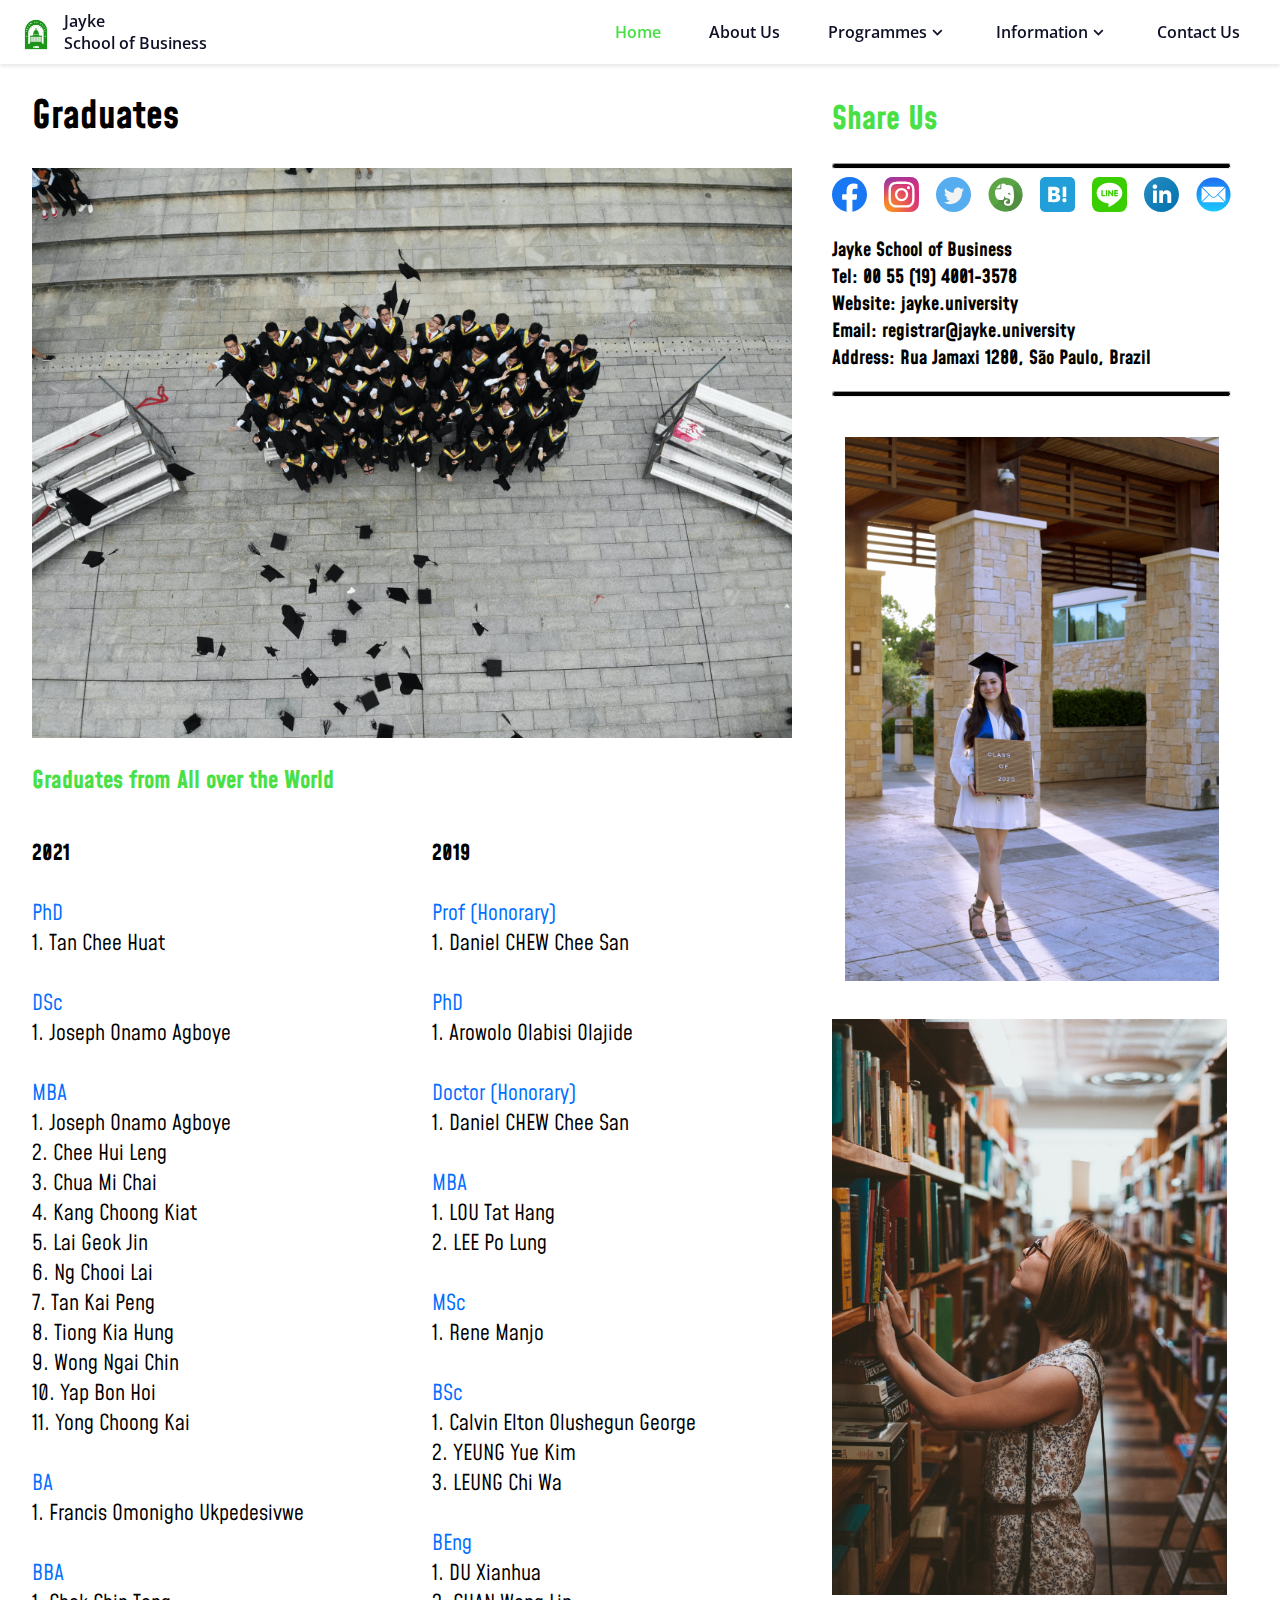
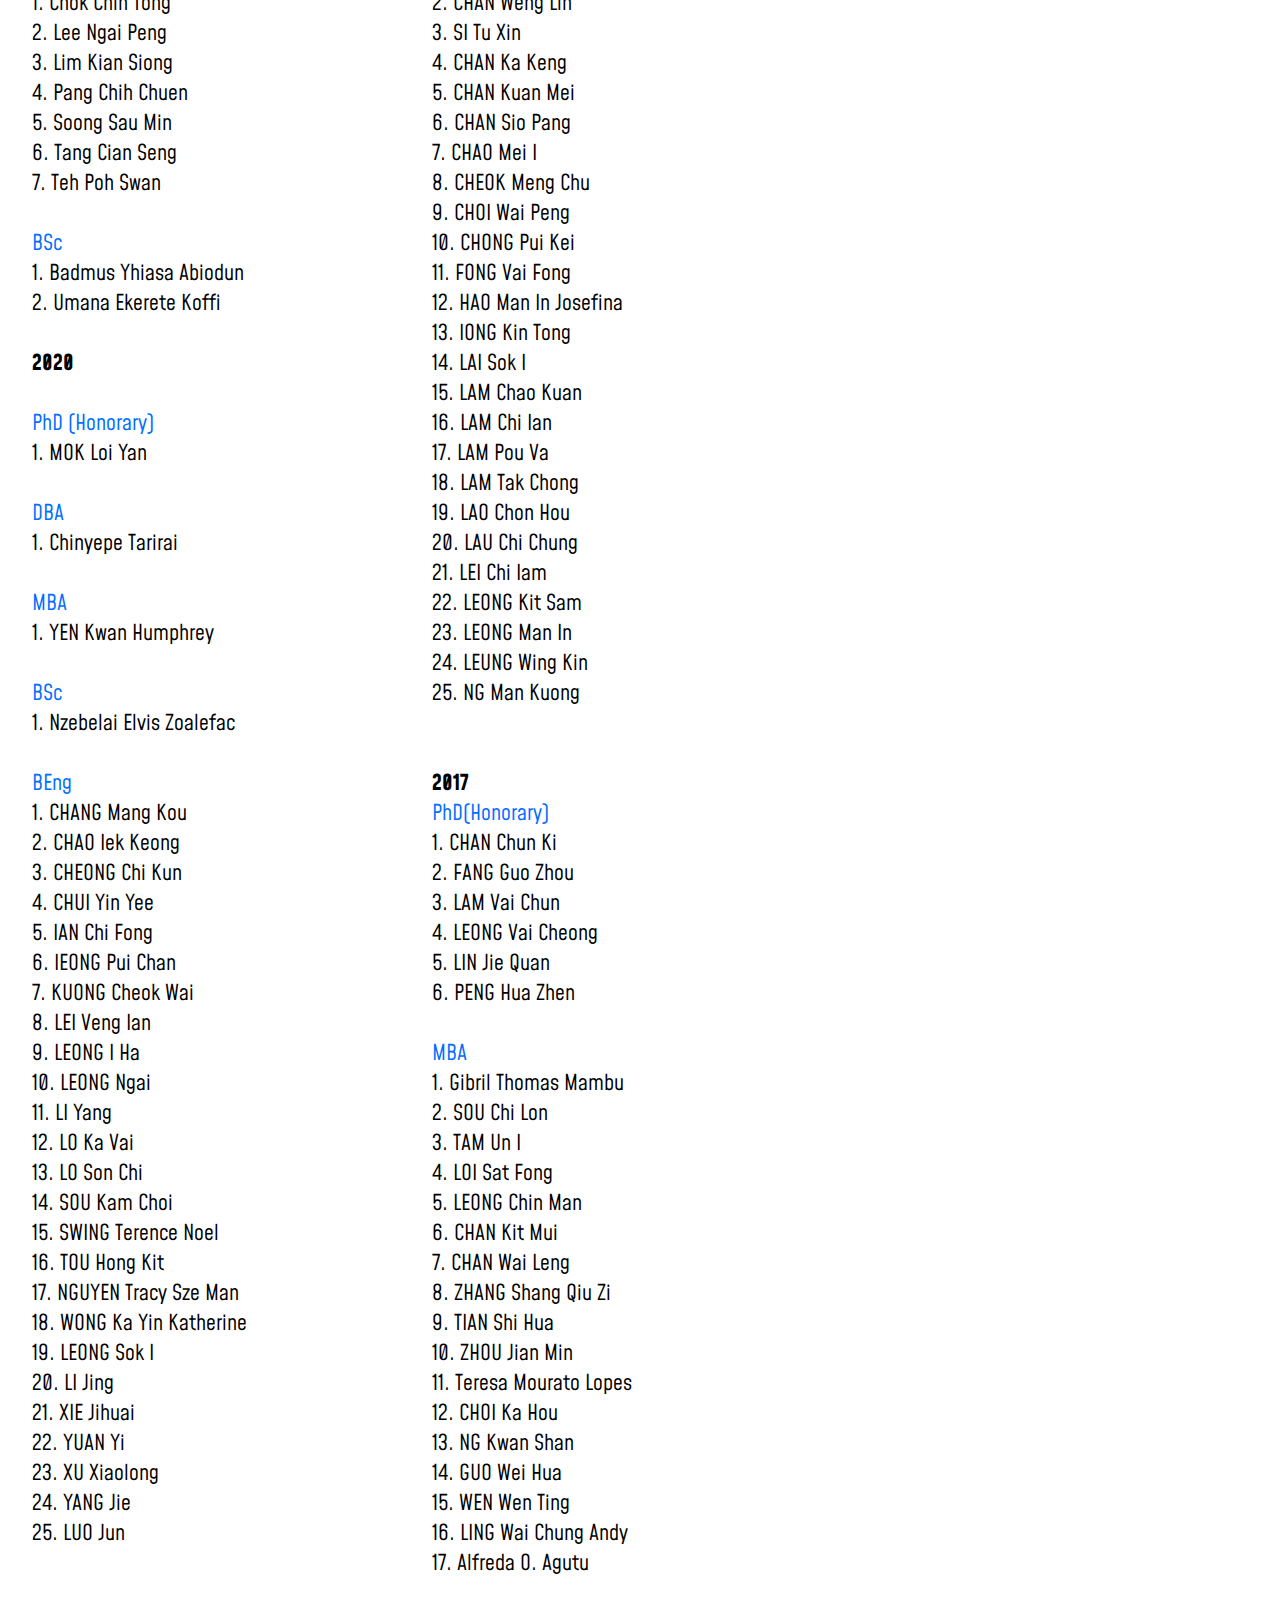
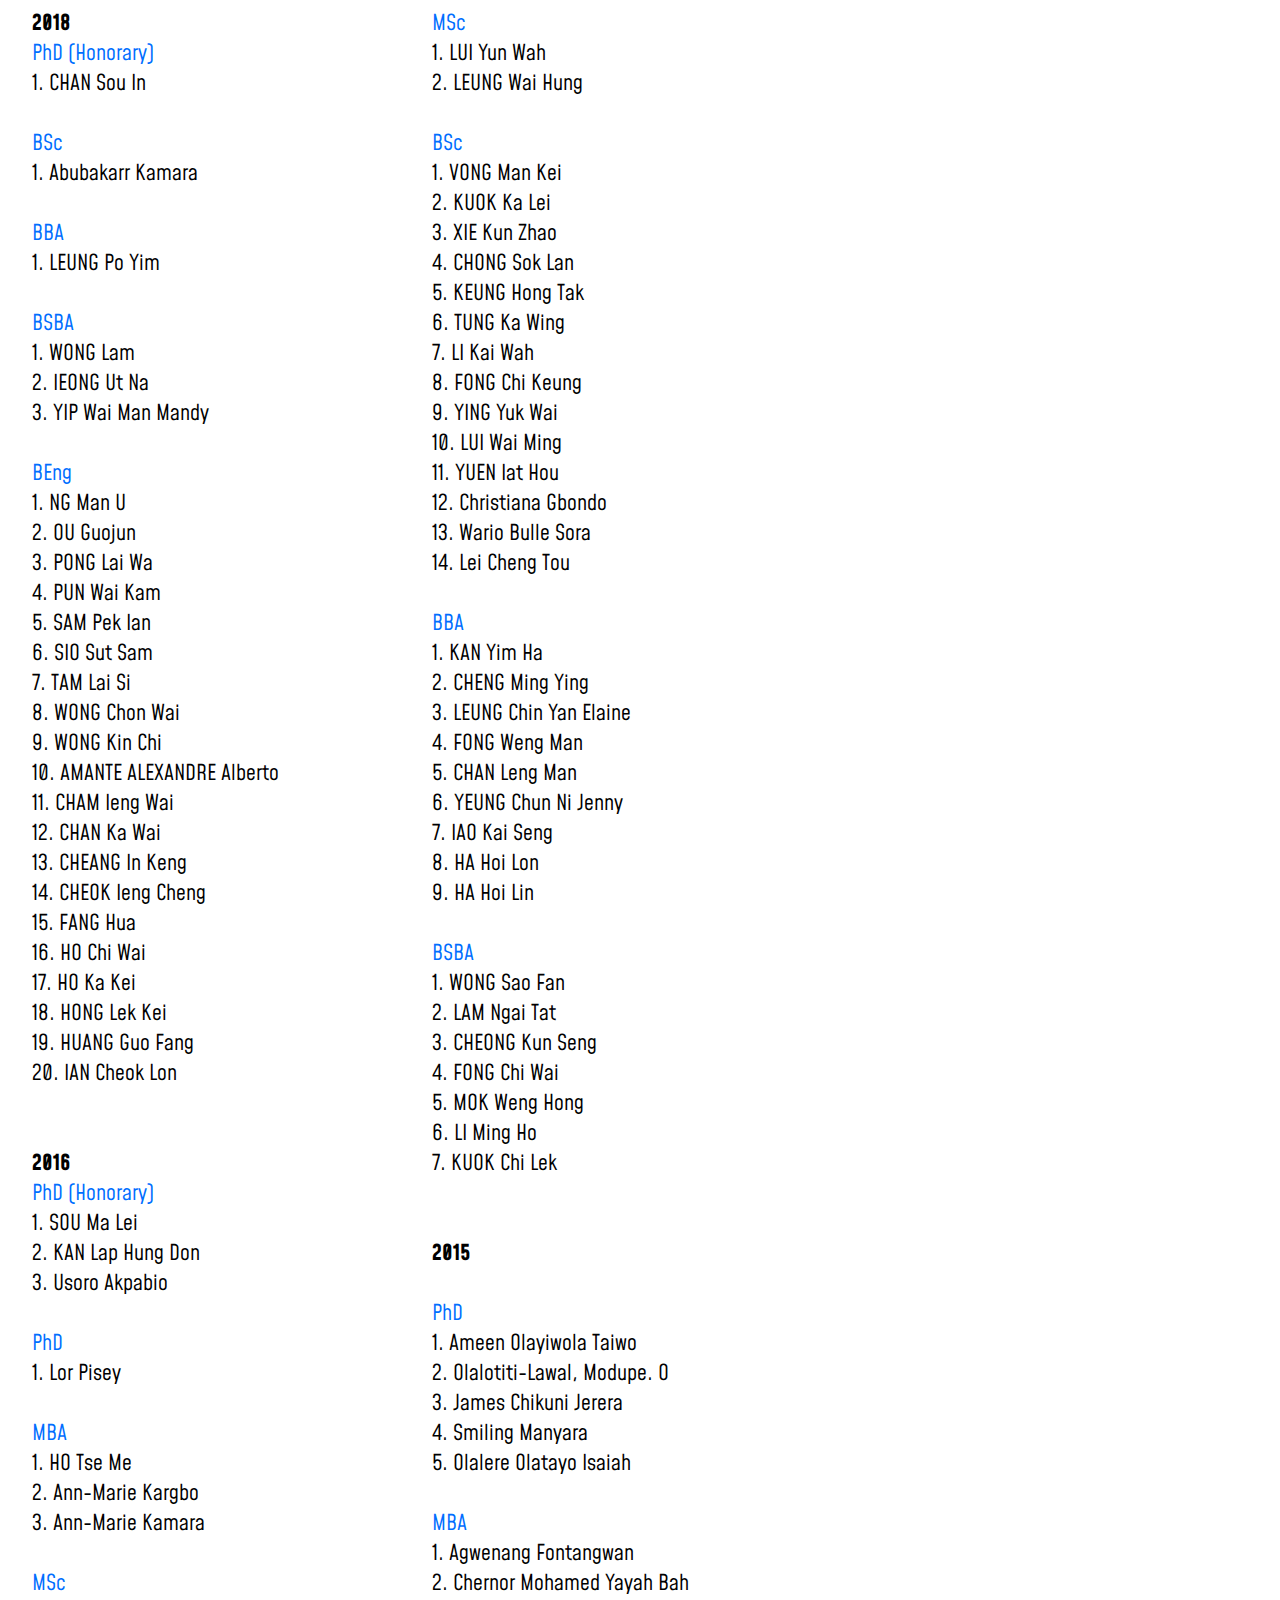
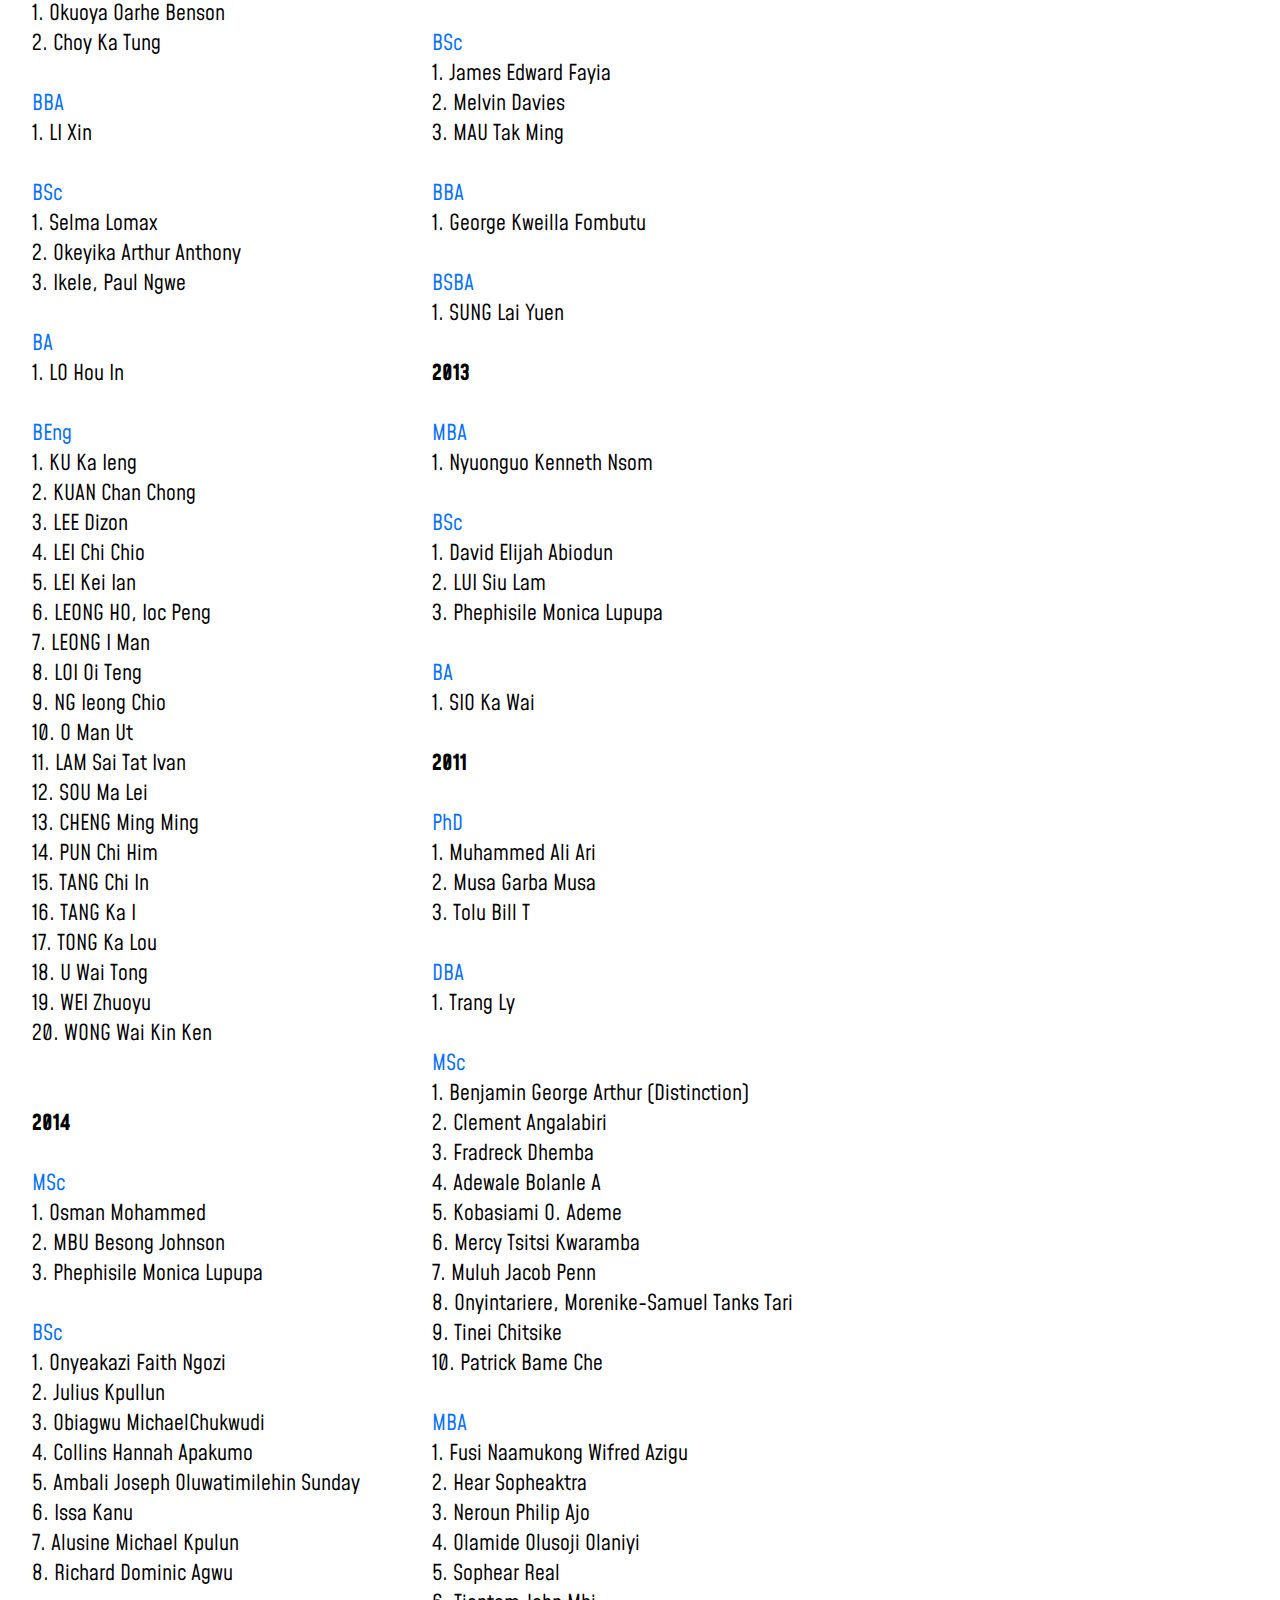
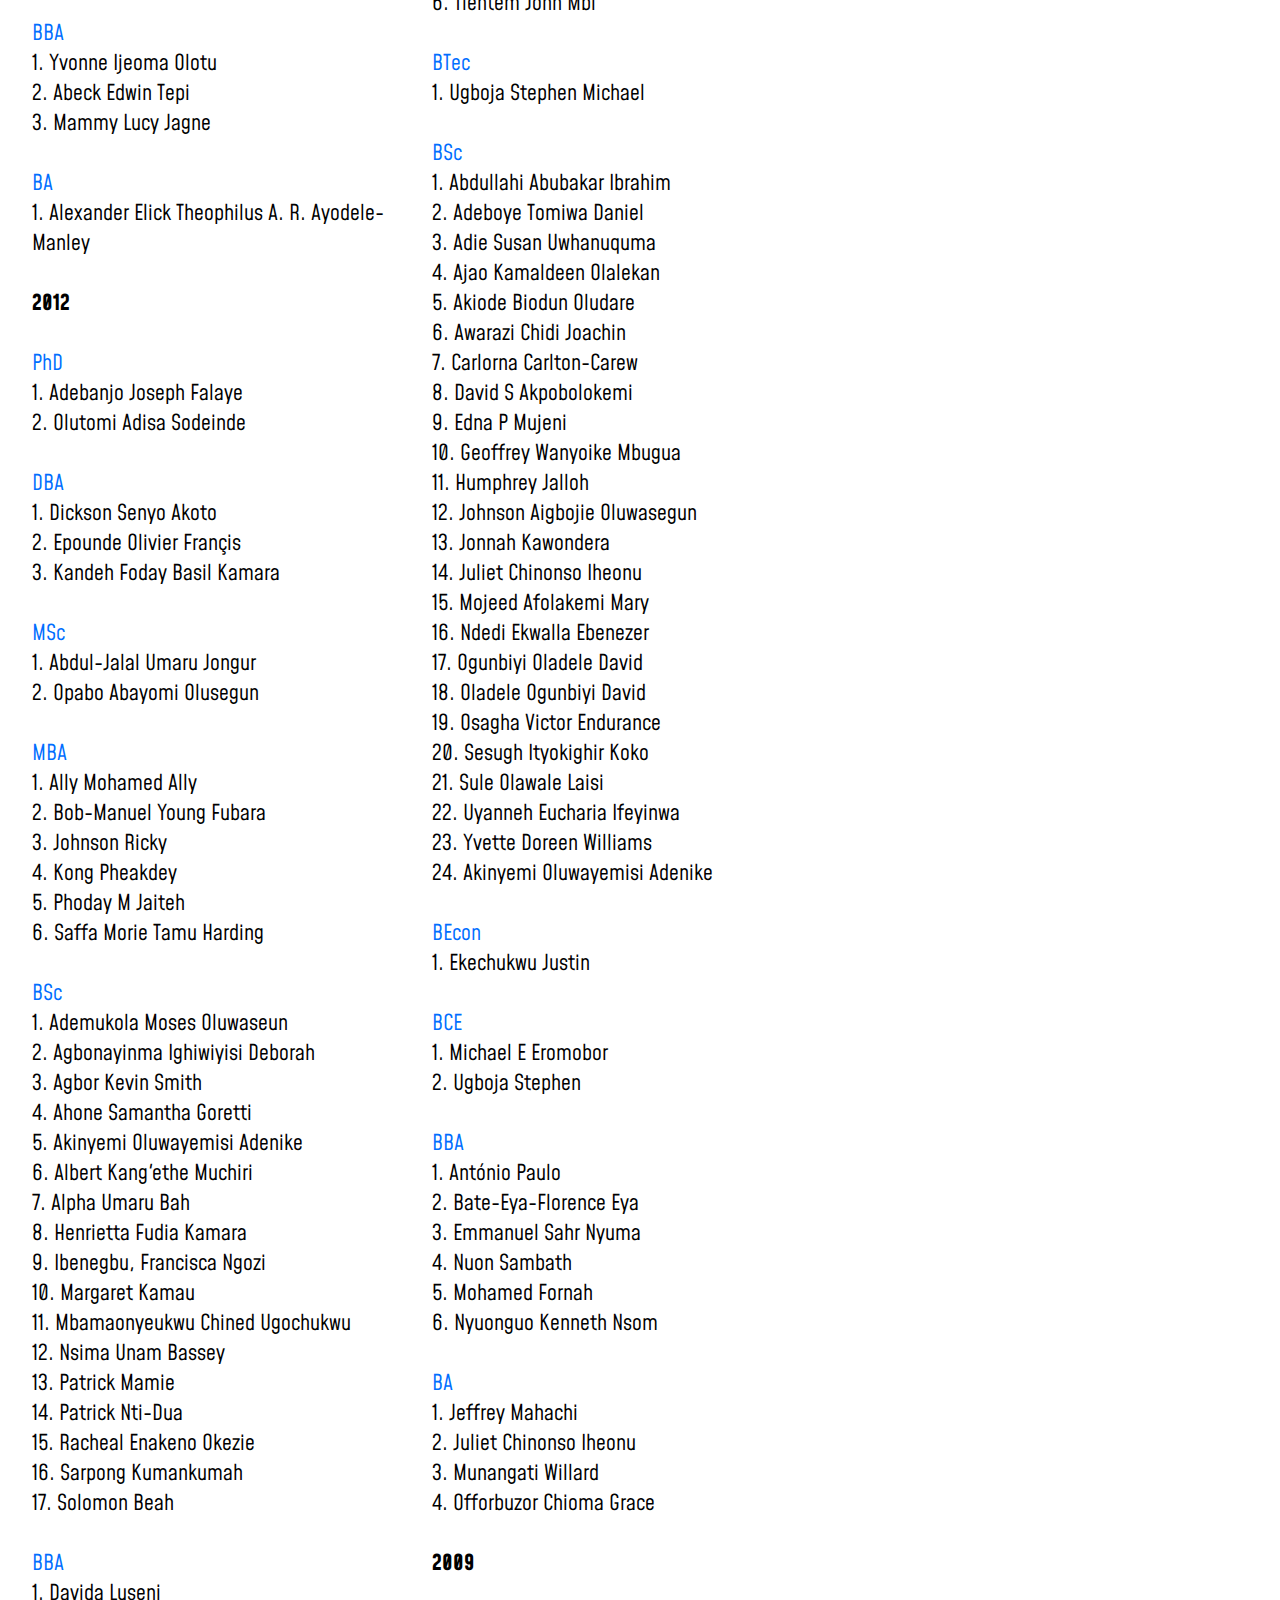
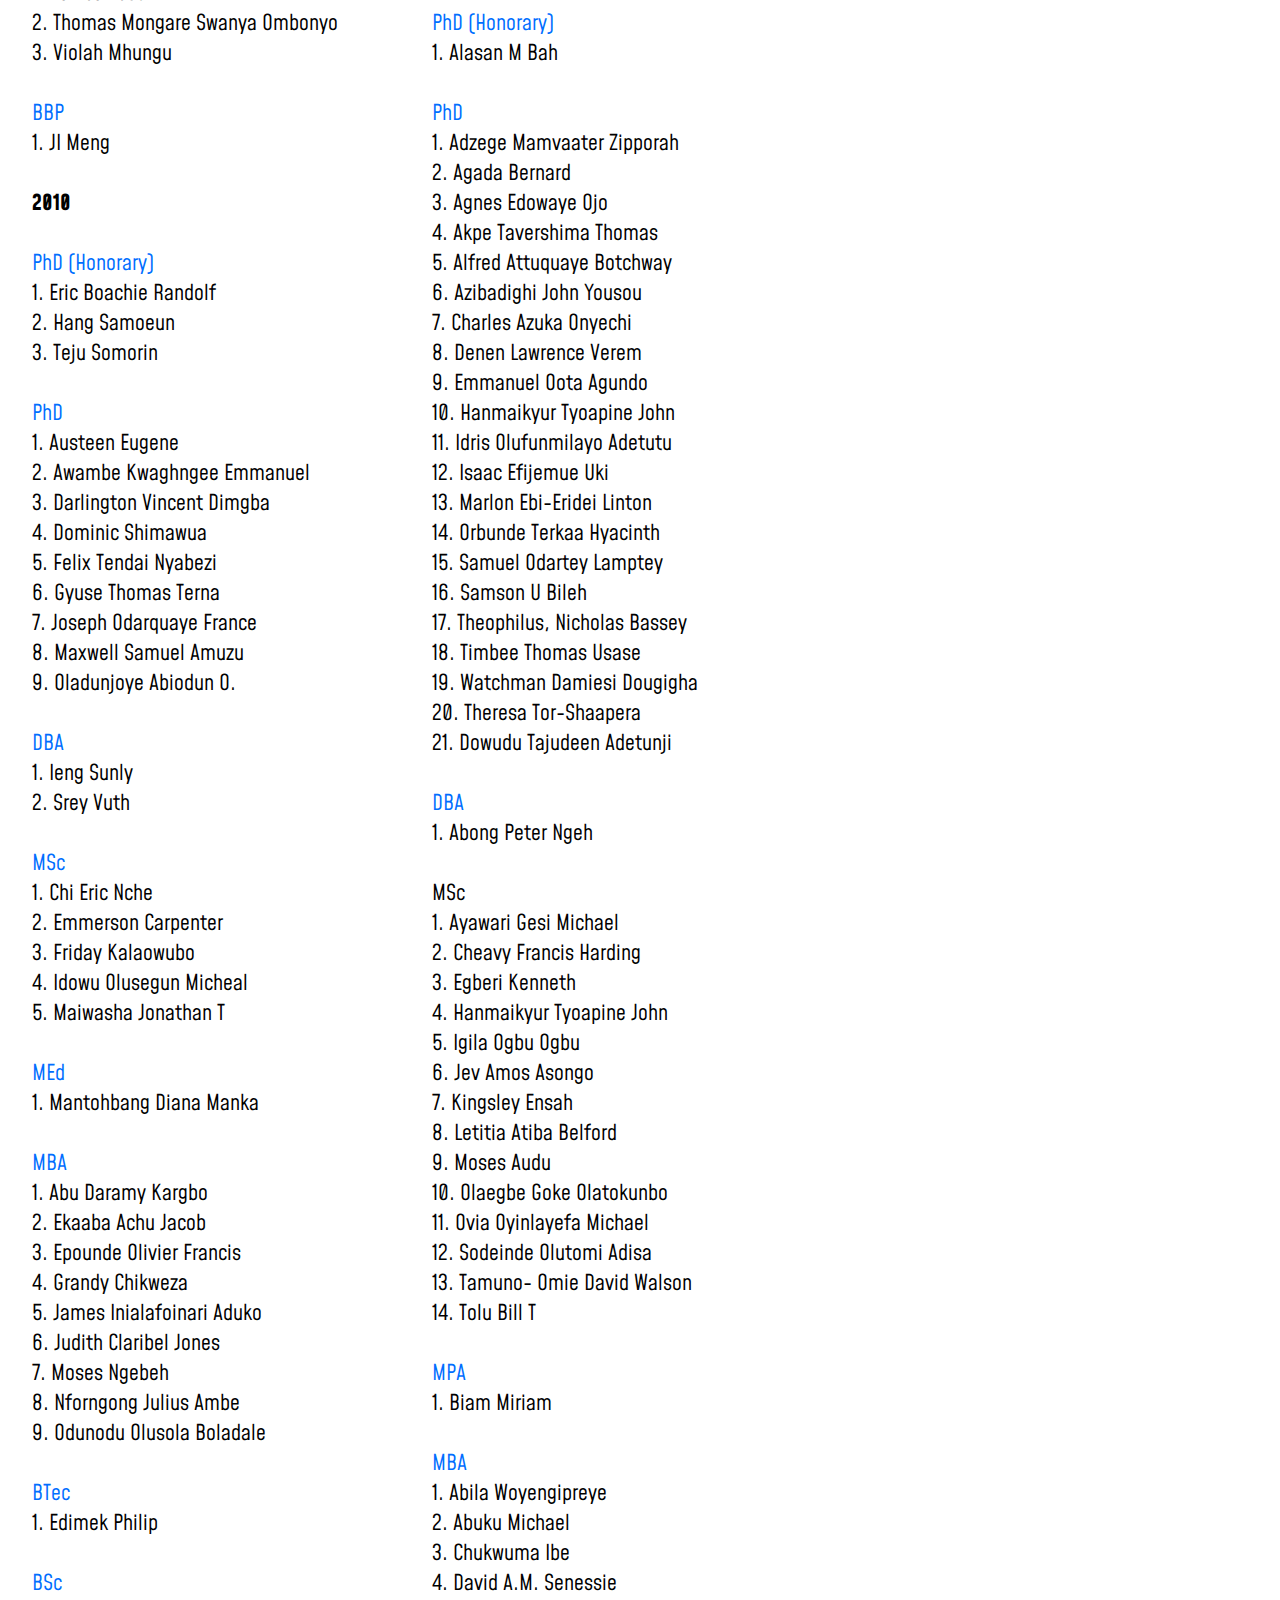
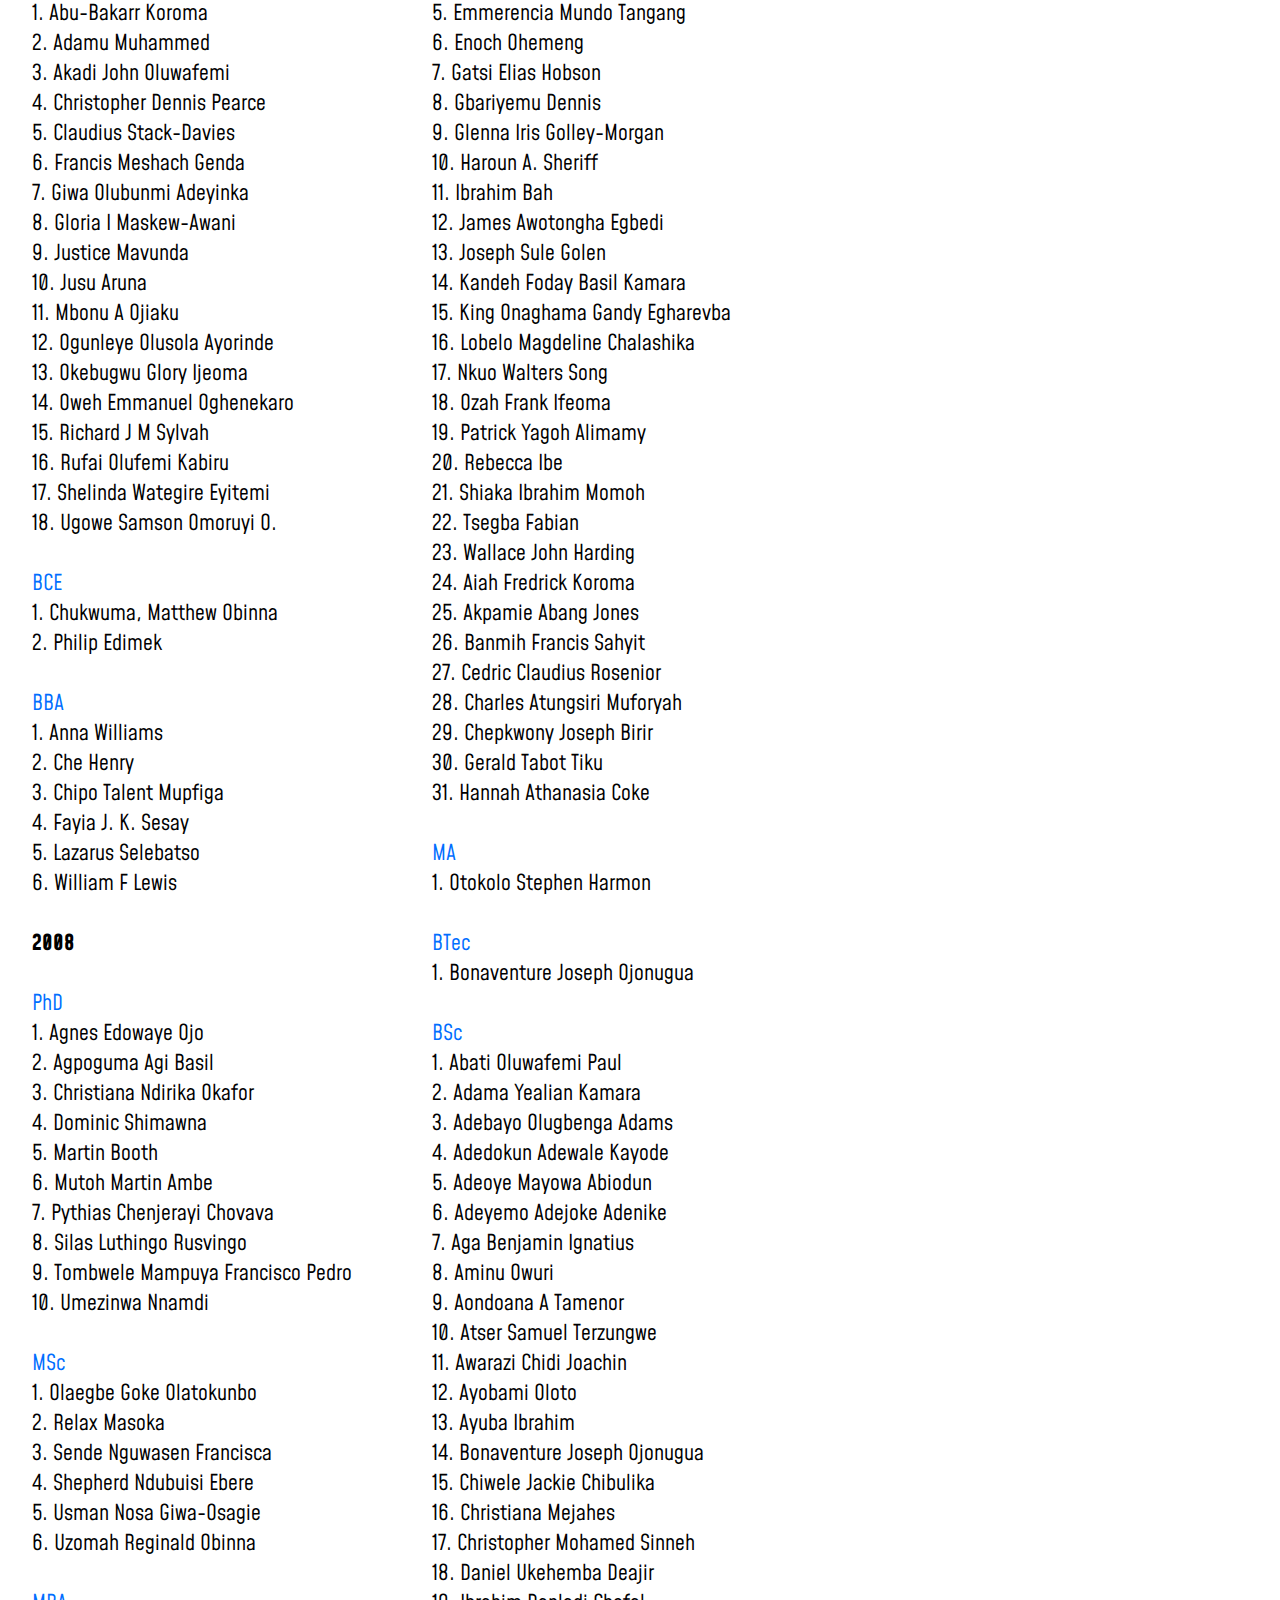
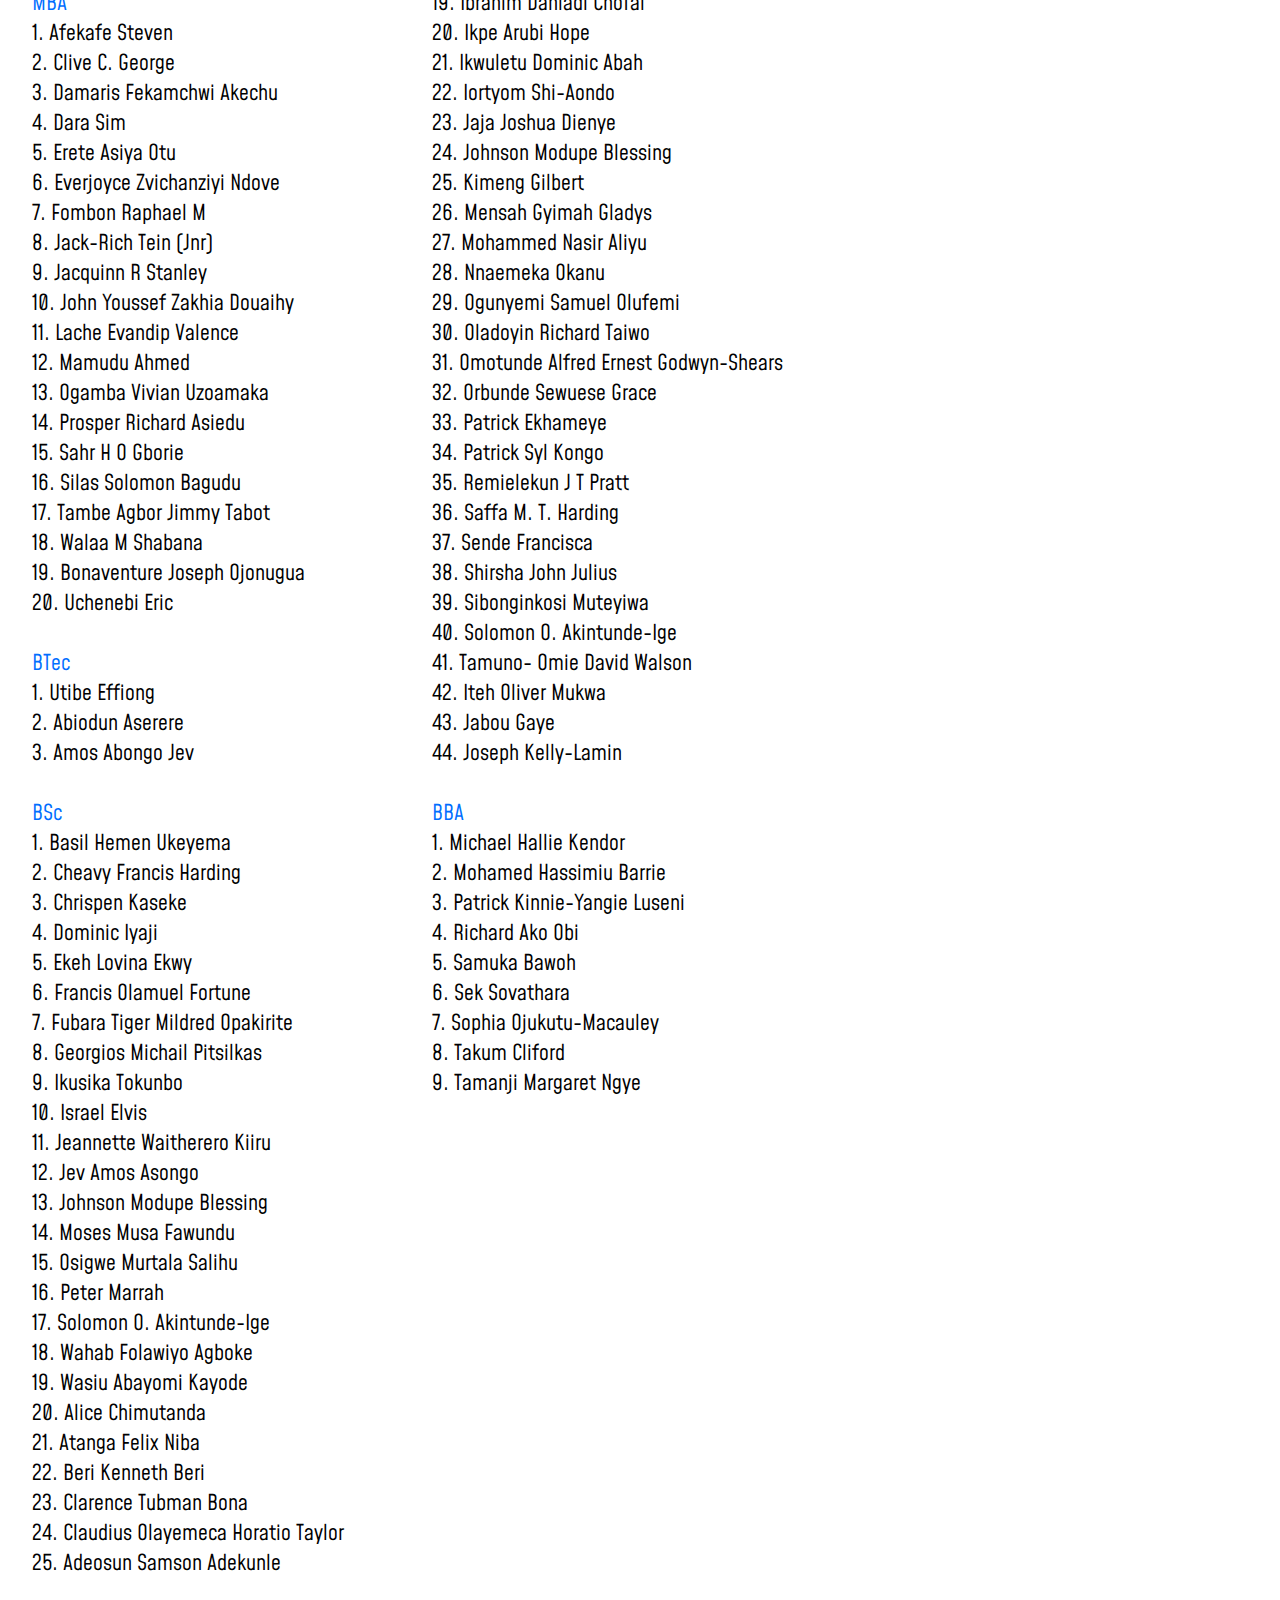
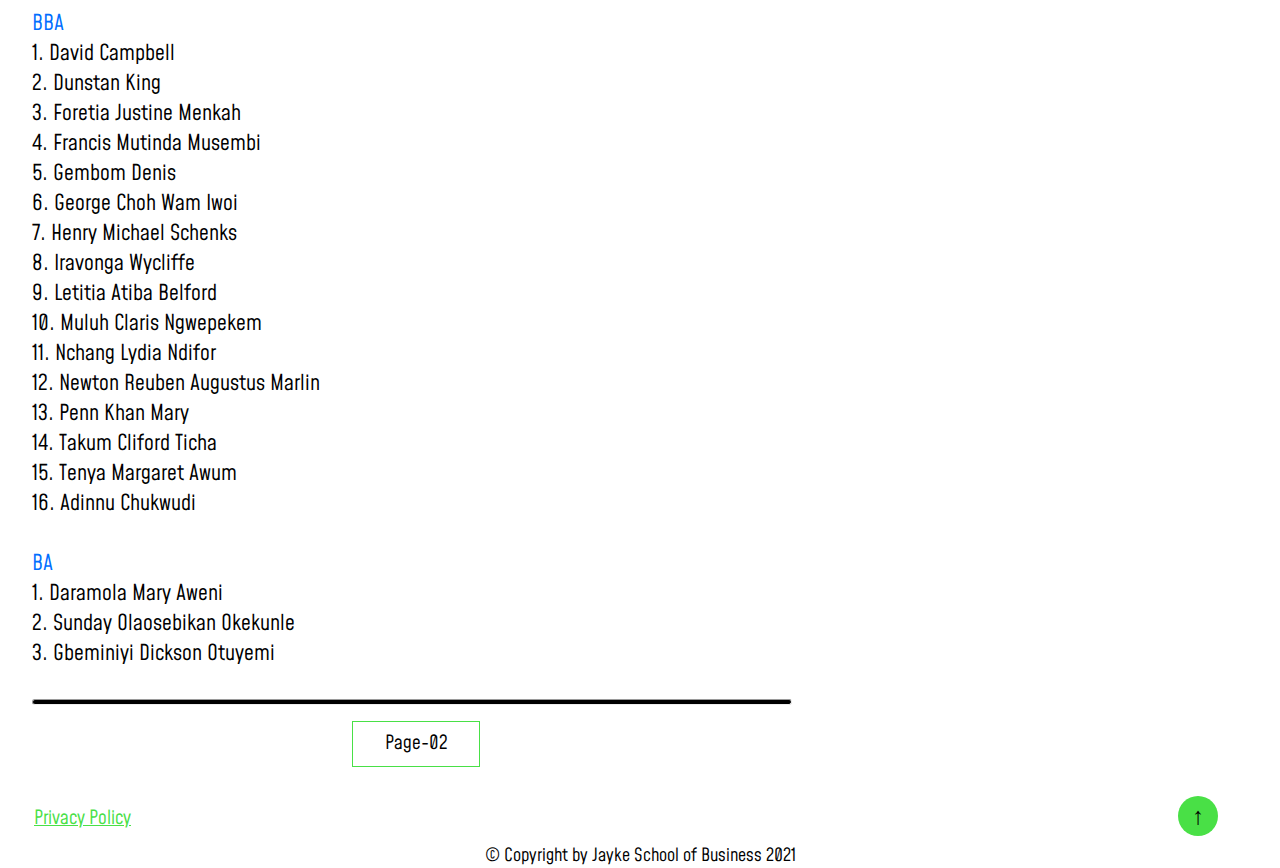
<file: HTML/information/graduates.html>
<!DOCTYPE html>
<html lang="en">
  <head>
    <meta charset="UTF-8" />
    <meta name="viewport" content="width=device-width, initial-scale=1.0" />

    <!-- ---------------------------Favicon----------------------------->
    <link
      rel="shortcut icon"
      href="/Assets/Logo/image.png"
      type="image/x-icon"
    />
    <!-- ---------------------------Favicon----------------------------->

    <!-- ---------------------------Button-dropdown----------------------------->
    <link
      href="https://cdn.jsdelivr.net/npm/boxicons@2.0.5/css/boxicons.min.css"
      rel="stylesheet"
    />
    <!-- ---------------------------Button-dropdown----------------------------->

    <!-- ---------------------------CSS ----------------------------->
    <link rel="stylesheet" href="/CSS/nav.css" />
    <link rel="stylesheet" href="/CSS/home.css" />
    <link rel="stylesheet" href="/CSS/changes.css" />
    <!-- ---------------------------CSS ----------------------------->

    <title>Jayke School of Business </title>
  </head>

  <body>
    <!-- ---------------------------Navbar--------------------------- -->
    <div class="body-01">
      <header class="header">
        <a href="#" class="header__logo">Jayke School of Business </a>

        <i class="bx bx-menu header__toggle" id="header-toggle"></i>

        <nav class="nav" id="nav-menu">
          <div class="nav__content bd-grid">
            <a href="" class="nav__perfil">
              <div class="nav__img">
                <img src="/Assets/Logo/image.png" alt="" />
              </div>

              <div>
                <span class="nav__name">Jayke</span>
                <span class="nav__name">School of Business</span>
              </div>
            </a>

            <div class="nav__menu">
              <ul class="nav__list">
                <!-- ---------------------------Simple Nav-item--------------------------- -->

                <!-- ---------------------------Item-01--------------------------- -->
                <li class="nav__item">
                  <a href="/index.html" class="nav__link active">Home</a>
                </li>
                <!-- ---------------------------Item-01--------------------------- -->

                <!-- ---------------------------Item-02--------------------------- -->
                <li class="nav__item">
                  <a href="/HTML/about.html" class="nav__link">About Us</a>
                </li>
                <!-- ---------------------------Item-02--------------------------- -->

                <!-- ---------------------------Simple Nav-item--------------------------- -->

                <!-- ---------------------------Dropdown Nav-item--------------------------- -->

                <!-- ---------------------------Item-01--------------------------- -->
                <li class="nav__item dropdown">
                  <a href="" class="nav__link dropdown__link"
                    >Programmes<i class="bx bx-chevron-down dropdown__icon"></i
                  ></a>

                  <ul class="dropdown__menu">
                    <li class="dropdown__item">
                      <a
                        href="/HTML/programmes/programmes-courses.html"
                        class="nav__link"
                        >Programmes and Courses Offered</a
                      >
                    </li>
                    <li class="dropdown__item">
                      <a
                        href="/HTML/programmes/programmes-outline.html"
                        class="nav__link"
                        >Programmes Outline</a
                      >
                    </li>
                  </ul>
                </li>

                <!-- ---------------------------Item-01--------------------------- -->

                <!-- ---------------------------Item-02--------------------------- -->
                <li class="nav__item dropdown">
                  <a href="" class="nav__link dropdown__link"
                    >Information<i class="bx bx-chevron-down dropdown__icon"></i
                  ></a>

                  <ul class="dropdown__menu">
                    <li class="dropdown__item">
                      <a href="/HTML/information/faculty.html" class="nav__link"
                        >Faculty</a
                      >
                    </li>
                    <li class="dropdown__item">
                      <a
                        href="/HTML/information/assesment.html"
                        class="nav__link"
                        >Assesment</a
                      >
                    </li>
                    <li class="dropdown__item">
                      <a
                        href="/HTML/information/graduates.html"
                        class="nav__link"
                        >Graduates</a
                      >
                    </li>
                  </ul>
                </li>
                <!-- ---------------------------Item-02--------------------------- -->

                <!-- ---------------------------Dropdown Nav-item--------------------------- -->

                <!-- ---------------------------Simple Nav-item--------------------------- -->

                <!-- ---------------------------Item-01--------------------------- -->
                <li class="nav__item">
                  <a href="/HTML/contact.html" class="nav__link">Contact Us</a>
                </li>
                <!-- ---------------------------Item-01--------------------------- -->

                <!-- ---------------------------Simple Nav-item--------------------------- -->
              </ul>
            </div>
          </div>
        </nav>
      </header>

      <!-- ---------------------------Navbar--------------------------- -->

      <!-- ---------------------------Home--------------------------- -->

      <!-- ---------------------------Left-Div--------------------------- -->
      <div class="left-div">
        <h1 class="heading-01">Graduates</h1>

        <!-- ---------------------------Home-main-pic--------------------------- -->
        <img
          src="/Assets/Graduates/grad-heading.jpg"
          alt=""
          class="graduation-image"
        />
        <!-- ---------------------------Home-main-pic--------------------------- -->

        <h2 class="heading-01-con">Graduates from All over the World</h2>

        <!-- ---------------------------Home-Paragraph-A--------------------------- -->
        <div class="sub-body-01">
          <div class="sub-left-div">
            <p class="left-main-931">
              <strong>2021</strong> <br />
              <br />
              <span>PhD</span> <br />
              1. Tan Chee Huat <br />

              <br />

              <span>DSc</span> <br />

              1. Joseph Onamo Agboye <br />

              <br />

              <span>MBA</span> <br />

              1. Joseph Onamo Agboye <br />

              2. Chee Hui Leng <br />

              3. Chua Mi Chai <br />

              4. Kang Choong Kiat <br />

              5. Lai Geok Jin <br />

              6. Ng Chooi Lai <br />

              7. Tan Kai Peng <br />

              8. Tiong Kia Hung <br />

              9. Wong Ngai Chin <br />

              10. Yap Bon Hoi <br />

              11. Yong Choong Kai <br />

              <br />

              <span>BA</span> <br />

              1. Francis Omonigho Ukpedesivwe <br />

              <br />

              <span>BBA</span> <br />

              1. Chok Chin Tong <br />

              2. Lee Ngai Peng <br />

              3. Lim Kian Siong <br />

              4. Pang Chih Chuen <br />

              5. Soong Sau Min <br />

              6. Tang Cian Seng <br />

              7. Teh Poh Swan <br />

              <br />

              <span>BSc</span> <br />

              1. Badmus Yhiasa Abiodun <br />

              2. Umana Ekerete Koffi <br />
              <br />

              <strong>2020</strong> <br />
              <br />
              <span>PhD (Honorary)</span> <br />
              1. MOK Loi Yan <br />
              <br />

              <span>DBA</span> <br />
              1. Chinyepe Tarirai <br />
              <br />

              <span>MBA</span> <br />
              1. YEN Kwan Humphrey <br />
              <br />

              <span>BSc</span> <br />
              1. Nzebelai Elvis Zoalefac <br />
              <br />

              <span>BEng</span> <br />
              1. CHANG Mang Kou <br />
              2. CHAO Iek Keong <br />
              3. CHEONG Chi Kun <br />
              4. CHUI Yin Yee <br />
              5. IAN Chi Fong <br />
              6. IEONG Pui Chan <br />
              7. KUONG Cheok Wai <br />
              8. LEI Veng Ian <br />
              9. LEONG I Ha <br />
              10. LEONG Ngai <br />
              11. LI Yang <br />
              12. LO Ka Vai <br />
              13. LO Son Chi <br />
              14. SOU Kam Choi <br />
              15. SWING Terence Noel <br />
              16. TOU Hong Kit <br />
              17. NGUYEN Tracy Sze Man <br />
              18. WONG Ka Yin Katherine <br />
              19. LEONG Sok I <br />
              20. LI Jing <br />
              21. XIE Jihuai <br />
              22. YUAN Yi <br />
              23. XU Xiaolong <br />
              24. YANG Jie <br />
              25. LUO Jun <br />
              <br />

              <br />

              <strong>2018</strong> <br />

              <span>PhD (Honorary)</span> <br />
              1. CHAN Sou In <br />
              <br />

              <span>BSc</span> <br />
              1. Abubakarr Kamara <br />
              <br />

              <span>BBA</span> <br />
              1. LEUNG Po Yim <br />
              <br />

              <span>BSBA</span> <br />
              1. WONG Lam <br />
              2. IEONG Ut Na <br />
              3. YIP Wai Man Mandy <br />
              <br />

              <span>BEng</span> <br />
              1. NG Man U <br />
              2. OU Guojun <br />
              3. PONG Lai Wa <br />
              4. PUN Wai Kam <br />
              5. SAM Pek Ian <br />
              6. SIO Sut Sam <br />
              7. TAM Lai Si <br />
              8. WONG Chon Wai <br />
              9. WONG Kin Chi <br />
              10. AMANTE ALEXANDRE Alberto <br />
              11. CHAM Ieng Wai <br />
              12. CHAN Ka Wai <br />
              13. CHEANG In Keng <br />
              14. CHEOK Ieng Cheng <br />
              15. FANG Hua <br />
              16. HO Chi Wai <br />
              17. HO Ka Kei <br />
              18. HONG Lek Kei <br />
              19. HUANG Guo Fang <br />
              20. IAN Cheok Lon <br />
              <br />
              <br />

              <strong>2016</strong> <br />

              <span>PhD (Honorary)</span> <br />
              1. SOU Ma Lei <br />
              2. KAN Lap Hung Don <br />
              3. Usoro Akpabio <br />
              <br />

              <span>PhD</span> <br />
              1. Lor Pisey <br />
              <br />

              <span>MBA</span> <br />
              1. HO Tse Me <br />
              2. Ann-Marie Kargbo <br />
              3. Ann-Marie Kamara <br />
              <br />

              <span>MSc</span> <br />
              1. Okuoya Oarhe Benson <br />
              2. Choy Ka Tung <br />
              <br />

              <span>BBA</span> <br />
              1. LI Xin <br />
              <br />

              <span>BSc</span> <br />
              1. Selma Lomax <br />
              2. Okeyika Arthur Anthony <br />
              3. Ikele, Paul Ngwe <br />
              <br />

              <span>BA</span> <br />
              1. LO Hou In <br />
              <br />

              <span>BEng</span> <br />
              1. KU Ka Ieng <br />
              2. KUAN Chan Chong <br />
              3. LEE Dizon <br />
              4. LEI Chi Chio <br />
              5. LEI Kei Ian <br />
              6. LEONG HO, Ioc Peng <br />
              7. LEONG I Man <br />
              8. LOI Oi Teng <br />
              9. NG Ieong Chio <br />
              10. O Man Ut <br />
              11. LAM Sai Tat Ivan <br />
              12. SOU Ma Lei <br />
              13. CHENG Ming Ming <br />
              14. PUN Chi Him <br />
              15. TANG Chi In <br />
              16. TANG Ka I <br />
              17. TONG Ka Lou <br />
              18. U Wai Tong <br />
              19. WEI Zhuoyu <br />
              20. WONG Wai Kin Ken <br />
              <br />
              <br />

              <strong>2014</strong> <br />
              <br />
              <span>MSc</span> <br />
              1. Osman Mohammed <br />
              2. MBU Besong Johnson <br />
              3. Phephisile Monica Lupupa <br />
              <br />
              <span>BSc</span> <br />
              1. Onyeakazi Faith Ngozi <br />
              2. Julius Kpullun <br />
              3. Obiagwu MichaelChukwudi <br />
              4. Collins Hannah Apakumo <br />
              5. Ambali Joseph Oluwatimilehin Sunday <br />
              6. Issa Kanu <br />
              7. Alusine Michael Kpulun <br />
              8. Richard Dominic Agwu <br />
              <br />
              <span>BBA</span> <br />
              1. Yvonne Ijeoma Olotu <br />
              2. Abeck Edwin Tepi <br />
              3. Mammy Lucy Jagne <br />
              <br />
              <span>BA</span> <br />
              1. Alexander Elick Theophilus A. R. Ayodele-Manley <br />
              <br />

              <strong>2012</strong> <br />
              <br />
              <span>PhD</span> <br />
              1. Adebanjo Joseph Falaye <br />
              2. Olutomi Adisa Sodeinde <br />
              <br />
              <span>DBA</span> <br />
              1. Dickson Senyo Akoto <br />
              2. Epounde Olivier Françis <br />
              3. Kandeh Foday Basil Kamara <br />
              <br />
              <span>MSc</span> <br />
              1. Abdul-Jalal Umaru Jongur <br />
              2. Opabo Abayomi Olusegun <br />
              <br />
              <span>MBA</span> <br />
              1. Ally Mohamed Ally <br />
              2. Bob-Manuel Young Fubara <br />
              3. Johnson Ricky <br />
              4. Kong Pheakdey <br />
              5. Phoday M Jaiteh <br />
              6. Saffa Morie Tamu Harding <br />
              <br />
              <span>BSc</span> <br />
              1. Ademukola Moses Oluwaseun <br />
              2. Agbonayinma Ighiwiyisi Deborah <br />
              3. Agbor Kevin Smith <br />
              4. Ahone Samantha Goretti <br />
              5. Akinyemi Oluwayemisi Adenike <br />
              6. Albert Kang'ethe Muchiri <br />
              7. Alpha Umaru Bah <br />
              8. Henrietta Fudia Kamara <br />
              9. Ibenegbu, Francisca Ngozi <br />
              10. Margaret Kamau <br />
              11. Mbamaonyeukwu Chined Ugochukwu <br />
              12. Nsima Unam Bassey <br />
              13. Patrick Mamie <br />
              14. Patrick Nti-Dua <br />
              15. Racheal Enakeno Okezie <br />
              16. Sarpong Kumankumah <br />
              17. Solomon Beah <br />
              <br />
              <span>BBA</span> <br />
              1. Davida Luseni <br />
              2. Thomas Mongare Swanya Ombonyo <br />
              3. Violah Mhungu <br />
              <br />
              <span>BBP</span> <br />
              1. JI Meng <br />
              <br />

              <strong>2010</strong> <br />
              <br />
              <span>PhD (Honorary)</span> <br />
              1. Eric Boachie Randolf <br />
              2. Hang Samoeun <br />
              3. Teju Somorin <br />
              <br />
              <span>PhD</span> <br />
              1. Austeen Eugene <br />
              2. Awambe Kwaghngee Emmanuel <br />
              3. Darlington Vincent Dimgba <br />
              4. Dominic Shimawua <br />
              5. Felix Tendai Nyabezi <br />
              6. Gyuse Thomas Terna <br />
              7. Joseph Odarquaye France <br />
              8. Maxwell Samuel Amuzu <br />
              9. Oladunjoye Abiodun O. <br />
              <br />
              <span>DBA</span> <br />
              1. Ieng Sunly <br />
              2. Srey Vuth <br />
              <br />
              <span>MSc</span> <br />
              1. Chi Eric Nche <br />
              2. Emmerson Carpenter <br />
              3. Friday Kalaowubo <br />
              4. Idowu Olusegun Micheal <br />
              5. Maiwasha Jonathan T <br />
              <br />
              <span>MEd</span> <br />
              1. Mantohbang Diana Manka <br />
              <br />
              <span>MBA</span> <br />
              1. Abu Daramy Kargbo <br />
              2. Ekaaba Achu Jacob <br />
              3. Epounde Olivier Francis <br />
              4. Grandy Chikweza <br />
              5. James Inialafoinari Aduko <br />
              6. Judith Claribel Jones <br />
              7. Moses Ngebeh <br />
              8. Nforngong Julius Ambe <br />
              9. Odunodu Olusola Boladale <br />
              <br />
              <span>BTec</span> <br />
              1. Edimek Philip <br />
              <br />
              <span>BSc</span> <br />
              1. Abu-Bakarr Koroma <br />
              2. Adamu Muhammed <br />
              3. Akadi John Oluwafemi <br />
              4. Christopher Dennis Pearce <br />
              5. Claudius Stack-Davies <br />
              6. Francis Meshach Genda <br />
              7. Giwa Olubunmi Adeyinka <br />
              8. Gloria I Maskew-Awani <br />
              9. Justice Mavunda <br />
              10. Jusu Aruna <br />
              11. Mbonu A Ojiaku <br />
              12. Ogunleye Olusola Ayorinde <br />
              13. Okebugwu Glory Ijeoma <br />
              14. Oweh Emmanuel Oghenekaro <br />
              15. Richard J M Sylvah <br />
              16. Rufai Olufemi Kabiru <br />
              17. Shelinda Wategire Eyitemi <br />
              18. Ugowe Samson Omoruyi O. <br />
              <br />
              <span>BCE</span> <br />
              1. Chukwuma, Matthew Obinna <br />
              2. Philip Edimek <br />
              <br />
              <span>BBA</span> <br />
              1. Anna Williams <br />
              2. Che Henry <br />
              3. Chipo Talent Mupfiga <br />
              4. Fayia J. K. Sesay <br />
              5. Lazarus Selebatso <br />
              6. William F Lewis <br />
              <br />

              <strong>2008</strong> <br />
              <br />
              <span>PhD</span> <br />
              1. Agnes Edowaye Ojo <br />
              2. Agpoguma Agi Basil <br />
              3. Christiana Ndirika Okafor <br />
              4. Dominic Shimawna <br />
              5. Martin Booth <br />
              6. Mutoh Martin Ambe <br />
              7. Pythias Chenjerayi Chovava <br />
              8. Silas Luthingo Rusvingo <br />
              9. Tombwele Mampuya Francisco Pedro <br />
              10. Umezinwa Nnamdi <br />
              <br />
              <span>MSc</span> <br />
              1. Olaegbe Goke Olatokunbo <br />
              2. Relax Masoka <br />
              3. Sende Nguwasen Francisca <br />
              4. Shepherd Ndubuisi Ebere <br />
              5. Usman Nosa Giwa-Osagie <br />
              6. Uzomah Reginald Obinna <br />
              <br />
              <span>MBA</span> <br />
              1. Afekafe Steven <br />
              2. Clive C. George <br />
              3. Damaris Fekamchwi Akechu <br />
              4. Dara Sim <br />
              5. Erete Asiya Otu <br />
              6. Everjoyce Zvichanziyi Ndove <br />
              7. Fombon Raphael M <br />
              8. Jack-Rich Tein (Jnr) <br />
              9. Jacquinn R Stanley <br />
              10. John Youssef Zakhia Douaihy <br />
              11. Lache Evandip Valence <br />
              12. Mamudu Ahmed <br />
              13. Ogamba Vivian Uzoamaka <br />
              14. Prosper Richard Asiedu <br />
              15. Sahr H O Gborie <br />
              16. Silas Solomon Bagudu <br />
              17. Tambe Agbor Jimmy Tabot <br />
              18. Walaa M Shabana <br />
              19. Bonaventure Joseph Ojonugua <br />
              20. Uchenebi Eric <br />
              <br />
              <span>BTec</span> <br />
              1. Utibe Effiong <br />
              2. Abiodun Aserere <br />
              3. Amos Abongo Jev <br />
              <br />
              <span>BSc</span> <br />
              1. Basil Hemen Ukeyema <br />
              2. Cheavy Francis Harding <br />
              3. Chrispen Kaseke <br />
              4. Dominic Iyaji <br />
              5. Ekeh Lovina Ekwy <br />
              6. Francis Olamuel Fortune <br />
              7. Fubara Tiger Mildred Opakirite <br />
              8. Georgios Michail Pitsilkas <br />
              9. Ikusika Tokunbo <br />
              10. Israel Elvis <br />
              11. Jeannette Waitherero Kiiru <br />
              12. Jev Amos Asongo <br />
              13. Johnson Modupe Blessing <br />
              14. Moses Musa Fawundu <br />
              15. Osigwe Murtala Salihu <br />
              16. Peter Marrah <br />
              17. Solomon O. Akintunde-Ige <br />
              18. Wahab Folawiyo Agboke <br />
              19. Wasiu Abayomi Kayode <br />
              20. Alice Chimutanda <br />
              21. Atanga Felix Niba <br />
              22. Beri Kenneth Beri <br />
              23. Clarence Tubman Bona <br />
              24. Claudius Olayemeca Horatio Taylor <br />
              25. Adeosun Samson Adekunle <br />
              <br />
              <span>BBA</span> <br />
              1. David Campbell <br />
              2. Dunstan King <br />
              3. Foretia Justine Menkah <br />
              4. Francis Mutinda Musembi <br />
              5. Gembom Denis <br />
              6. George Choh Wam Iwoi <br />
              7. Henry Michael Schenks <br />
              8. Iravonga Wycliffe <br />
              9. Letitia Atiba Belford <br />
              10. Muluh Claris Ngwepekem <br />
              11. Nchang Lydia Ndifor <br />
              12. Newton Reuben Augustus Marlin <br />
              13. Penn Khan Mary <br />
              14. Takum Cliford Ticha <br />
              15. Tenya Margaret Awum <br />
              16. Adinnu Chukwudi <br />
              <br />
              <span>BA</span> <br />
              1. Daramola Mary Aweni <br />
              2. Sunday Olaosebikan Okekunle <br />
              3. Gbeminiyi Dickson Otuyemi <br />
            </p>
          </div>

          <div class="sub-right-div">
            <p class="sub-p-right">
              <strong>2019</strong> <br />
              <br />

              <span>Prof (Honorary)</span> <br />
              1. Daniel CHEW Chee San <br />

              <br />

              <span>PhD</span> <br />
              1. Arowolo Olabisi Olajide <br />
              <br />

              <span>Doctor (Honorary)</span> <br />
              1. Daniel CHEW Chee San <br />
              <br />

              <span>MBA</span> <br />
              1. LOU Tat Hang <br />
              2. LEE Po Lung <br />
              <br />

              <span>MSc</span> <br />
              1. Rene Manjo <br />
              <br />

              <span>BSc</span> <br />
              1. Calvin Elton Olushegun George <br />
              2. YEUNG Yue Kim <br />
              3. LEUNG Chi Wa <br />
              <br />

              <span>BEng</span> <br />
              1. DU Xianhua <br />
              2. CHAN Weng Lin <br />
              3. SI Tu Xin <br />
              4. CHAN Ka Keng <br />
              5. CHAN Kuan Mei <br />
              6. CHAN Sio Pang <br />
              7. CHAO Mei I <br />
              8. CHEOK Meng Chu <br />
              9. CHOI Wai Peng <br />
              10. CHONG Pui Kei <br />
              11. FONG Vai Fong <br />
              12. HAO Man In Josefina <br />
              13. IONG Kin Tong <br />
              14. LAI Sok I <br />
              15. LAM Chao Kuan <br />
              16. LAM Chi Ian <br />
              17. LAM Pou Va <br />
              18. LAM Tak Chong <br />
              19. LAO Chon Hou <br />
              20. LAU Chi Chung <br />
              21. LEI Chi Iam <br />
              22. LEONG Kit Sam <br />
              23. LEONG Man In <br />
              24. LEUNG Wing Kin <br />
              25. NG Man Kuong <br />

              <br />
              <br />

              <strong>2017</strong> <br />

              <span>PhD(Honorary)</span> <br />
              1. CHAN Chun Ki <br />
              2. FANG Guo Zhou <br />
              3. LAM Vai Chun <br />
              4. LEONG Vai Cheong <br />
              5. LIN Jie Quan <br />
              6. PENG Hua Zhen <br />
              <br />

              <span>MBA</span> <br />
              1. Gibril Thomas Mambu <br />
              2. SOU Chi Lon <br />
              3. TAM Un I <br />
              4. LOI Sat Fong <br />
              5. LEONG Chin Man <br />
              6. CHAN Kit Mui <br />
              7. CHAN Wai Leng <br />
              8. ZHANG Shang Qiu Zi <br />
              9. TIAN Shi Hua <br />
              10. ZHOU Jian Min <br />
              11. Teresa Mourato Lopes <br />
              12. CHOI Ka Hou <br />
              13. NG Kwan Shan <br />
              14. GUO Wei Hua <br />
              15. WEN Wen Ting <br />
              16. LING Wai Chung Andy <br />
              17. Alfreda O. Agutu <br />
              <br />

              <span>MSc</span> <br />
              1. LUI Yun Wah <br />
              2. LEUNG Wai Hung <br />
              <br />

              <span>BSc</span> <br />
              1. VONG Man Kei <br />
              2. KUOK Ka Lei <br />
              3. XIE Kun Zhao <br />
              4. CHONG Sok Lan <br />
              5. KEUNG Hong Tak <br />
              6. TUNG Ka Wing <br />
              7. LI Kai Wah <br />
              8. FONG Chi Keung <br />
              9. YING Yuk Wai <br />
              10. LUI Wai Ming <br />
              11. YUEN Iat Hou <br />
              12. Christiana Gbondo <br />
              13. Wario Bulle Sora <br />
              14. Lei Cheng Tou <br />
              <br />

              <span>BBA</span> <br />
              1. KAN Yim Ha <br />
              2. CHENG Ming Ying <br />
              3. LEUNG Chin Yan Elaine <br />
              4. FONG Weng Man <br />
              5. CHAN Leng Man <br />
              6. YEUNG Chun Ni Jenny <br />
              7. IAO Kai Seng <br />
              8. HA Hoi Lon <br />
              9. HA Hoi Lin <br />
              <br />

              <span>BSBA</span> <br />
              1. WONG Sao Fan <br />
              2. LAM Ngai Tat <br />
              3. CHEONG Kun Seng <br />
              4. FONG Chi Wai <br />
              5. MOK Weng Hong <br />
              6. LI Ming Ho <br />
              7. KUOK Chi Lek <br />
              <br />
              <br />

              <strong>2015</strong> <br />
              <br />
              <span>PhD</span> <br />
              1. Ameen Olayiwola Taiwo <br />
              2. Olalotiti-Lawal, Modupe. O <br />
              3. James Chikuni Jerera <br />
              4. Smiling Manyara <br />
              5. Olalere Olatayo Isaiah <br />
              <br />
              <span>MBA</span> <br />
              1. Agwenang Fontangwan <br />
              2. Chernor Mohamed Yayah Bah <br />
              <br />
              <span>BSc</span> <br />
              1. James Edward Fayia <br />
              2. Melvin Davies <br />
              3. MAU Tak Ming <br />
              <br />
              <span>BBA</span> <br />
              1. George Kweilla Fombutu <br />
              <br />
              <span>BSBA</span> <br />
              1. SUNG Lai Yuen <br />
              <br />

              <strong>2013</strong> <br />
              <br />
              <span>MBA</span> <br />
              1. Nyuonguo Kenneth Nsom <br />
              <br />
              <span>BSc</span> <br />
              1. David Elijah Abiodun <br />
              2. LUI Siu Lam <br />
              3. Phephisile Monica Lupupa <br />
              <br />
              <span>BA</span> <br />
              1. SIO Ka Wai <br />
              <br />

              <strong>2011</strong> <br />
              <br />
              <span>PhD</span> <br />
              1. Muhammed Ali Ari <br />
              2. Musa Garba Musa <br />
              3. Tolu Bill T <br />
              <br />
              <span>DBA</span> <br />
              1. Trang Ly <br />
              <br />
              <span>MSc</span> <br />
              1. Benjamin George Arthur (Distinction) <br />
              2. Clement Angalabiri <br />
              3. Fradreck Dhemba <br />
              4. Adewale Bolanle A <br />
              5. Kobasiami O. Ademe <br />
              6. Mercy Tsitsi Kwaramba <br />
              7. Muluh Jacob Penn <br />
              8. Onyintariere, Morenike-Samuel Tanks Tari <br />
              9. Tinei Chitsike <br />
              10. Patrick Bame Che <br />
              <br />
              <span>MBA</span> <br />
              1. Fusi Naamukong Wifred Azigu <br />
              2. Hear Sopheaktra <br />
              3. Neroun Philip Ajo <br />
              4. Olamide Olusoji Olaniyi <br />
              5. Sophear Real <br />
              6. Tientem John Mbi <br />
              <br />
              <span>BTec</span> <br />
              1. Ugboja Stephen Michael <br />
              <br />
              <span>BSc</span> <br />
              1. Abdullahi Abubakar Ibrahim <br />
              2. Adeboye Tomiwa Daniel <br />
              3. Adie Susan Uwhanuquma <br />
              4. Ajao Kamaldeen Olalekan <br />
              5. Akiode Biodun Oludare <br />
              6. Awarazi Chidi Joachin <br />
              7. Carlorna Carlton-Carew <br />
              8. David S Akpobolokemi <br />
              9. Edna P Mujeni <br />
              10. Geoffrey Wanyoike Mbugua <br />
              11. Humphrey Jalloh <br />
              12. Johnson Aigbojie Oluwasegun <br />
              13. Jonnah Kawondera <br />
              14. Juliet Chinonso Iheonu <br />
              15. Mojeed Afolakemi Mary <br />
              16. Ndedi Ekwalla Ebenezer <br />
              17. Ogunbiyi Oladele David <br />
              18. Oladele Ogunbiyi David <br />
              19. Osagha Victor Endurance <br />
              20. Sesugh Ityokighir Koko <br />
              21. Sule Olawale Laisi <br />
              22. Uyanneh Eucharia Ifeyinwa <br />
              23. Yvette Doreen Williams <br />
              24. Akinyemi Oluwayemisi Adenike <br />
              <br />
              <span>BEcon</span> <br />
              1. Ekechukwu Justin <br />
              <br />
              <span>BCE</span> <br />
              1. Michael E Eromobor <br />
              2. Ugboja Stephen <br />
              <br />
              <span>BBA</span> <br />
              1. António Paulo <br />
              2. Bate-Eya-Florence Eya <br />
              3. Emmanuel Sahr Nyuma <br />
              4. Nuon Sambath <br />
              5. Mohamed Fornah <br />
              6. Nyuonguo Kenneth Nsom <br />
              <br />
              <span>BA</span> <br />
              1. Jeffrey Mahachi <br />
              2. Juliet Chinonso Iheonu <br />
              3. Munangati Willard <br />
              4. Offorbuzor Chioma Grace <br />
              <br />

              <strong>2009</strong> <br />
              <br />
              <span>PhD (Honorary)</span> <br />
              1. Alasan M Bah <br />
              <br />
              <span>PhD</span> <br />
              1. Adzege Mamvaater Zipporah <br />
              2. Agada Bernard <br />
              3. Agnes Edowaye Ojo <br />
              4. Akpe Tavershima Thomas <br />
              5. Alfred Attuquaye Botchway <br />
              6. Azibadighi John Yousou <br />
              7. Charles Azuka Onyechi <br />
              8. Denen Lawrence Verem <br />
              9. Emmanuel Oota Agundo <br />
              10. Hanmaikyur Tyoapine John <br />
              11. Idris Olufunmilayo Adetutu <br />
              12. Isaac Efijemue Uki <br />
              13. Marlon Ebi-Eridei Linton <br />
              14. Orbunde Terkaa Hyacinth <br />
              15. Samuel Odartey Lamptey <br />
              16. Samson U Bileh <br />
              17. Theophilus, Nicholas Bassey <br />
              18. Timbee Thomas Usase <br />
              19. Watchman Damiesi Dougigha <br />
              20. Theresa Tor-Shaapera <br />
              21. Dowudu Tajudeen Adetunji <br />
              <br />
              <span>DBA</span> <br />
              1. Abong Peter Ngeh <br />
              <br />
              MSc <br />
              1. Ayawari Gesi Michael <br />
              2. Cheavy Francis Harding <br />
              3. Egberi Kenneth <br />
              4. Hanmaikyur Tyoapine John <br />
              5. Igila Ogbu Ogbu <br />
              6. Jev Amos Asongo <br />
              7. Kingsley Ensah <br />
              8. Letitia Atiba Belford <br />
              9. Moses Audu <br />
              10. Olaegbe Goke Olatokunbo <br />
              11. Ovia Oyinlayefa Michael <br />
              12. Sodeinde Olutomi Adisa <br />
              13. Tamuno- Omie David Walson <br />
              14. Tolu Bill T <br />
              <br />
              <span>MPA</span> <br />
              1. Biam Miriam <br />
              <br />
              <span>MBA</span> <br />
              1. Abila Woyengipreye <br />
              2. Abuku Michael <br />
              3. Chukwuma Ibe <br />
              4. David A.M. Senessie <br />
              5. Emmerencia Mundo Tangang <br />
              6. Enoch Ohemeng <br />
              7. Gatsi Elias Hobson <br />
              8. Gbariyemu Dennis <br />
              9. Glenna Iris Golley-Morgan <br />
              10. Haroun A. Sheriff <br />
              11. Ibrahim Bah <br />
              12. James Awotongha Egbedi <br />
              13. Joseph Sule Golen <br />
              14. Kandeh Foday Basil Kamara <br />
              15. King Onaghama Gandy Egharevba <br />
              16. Lobelo Magdeline Chalashika <br />
              17. Nkuo Walters Song <br />
              18. Ozah Frank Ifeoma <br />
              19. Patrick Yagoh Alimamy <br />
              20. Rebecca Ibe <br />
              21. Shiaka Ibrahim Momoh <br />
              22. Tsegba Fabian <br />
              23. Wallace John Harding <br />
              24. Aiah Fredrick Koroma <br />
              25. Akpamie Abang Jones <br />
              26. Banmih Francis Sahyit <br />
              27. Cedric Claudius Rosenior <br />
              28. Charles Atungsiri Muforyah <br />
              29. Chepkwony Joseph Birir <br />
              30. Gerald Tabot Tiku <br />
              31. Hannah Athanasia Coke <br />
              <br />
              <span>MA</span> <br />
              1. Otokolo Stephen Harmon <br />
              <br />
              <span>BTec</span> <br />
              1. Bonaventure Joseph Ojonugua <br />
              <br />
              <span>BSc</span> <br />
              1. Abati Oluwafemi Paul <br />
              2. Adama Yealian Kamara <br />
              3. Adebayo Olugbenga Adams <br />
              4. Adedokun Adewale Kayode <br />
              5. Adeoye Mayowa Abiodun <br />
              6. Adeyemo Adejoke Adenike <br />
              7. Aga Benjamin Ignatius <br />
              8. Aminu Owuri <br />
              9. Aondoana A Tamenor <br />
              10. Atser Samuel Terzungwe <br />
              11. Awarazi Chidi Joachin <br />
              12. Ayobami Oloto <br />
              13. Ayuba Ibrahim <br />
              14. Bonaventure Joseph Ojonugua <br />
              15. Chiwele Jackie Chibulika <br />
              16. Christiana Mejahes <br />
              17. Christopher Mohamed Sinneh <br />
              18. Daniel Ukehemba Deajir <br />
              19. Ibrahim Danladi Chofal <br />
              20. Ikpe Arubi Hope <br />
              21. Ikwuletu Dominic Abah <br />
              22. Iortyom Shi-Aondo <br />
              23. Jaja Joshua Dienye <br />
              24. Johnson Modupe Blessing <br />
              25. Kimeng Gilbert <br />
              26. Mensah Gyimah Gladys <br />
              27. Mohammed Nasir Aliyu <br />
              28. Nnaemeka Okanu <br />
              29. Ogunyemi Samuel Olufemi <br />
              30. Oladoyin Richard Taiwo <br />
              31. Omotunde Alfred Ernest Godwyn-Shears <br />
              32. Orbunde Sewuese Grace <br />
              33. Patrick Ekhameye <br />
              34. Patrick Syl Kongo <br />
              35. Remielekun J T Pratt <br />
              36. Saffa M. T. Harding <br />
              37. Sende Francisca <br />
              38. Shirsha John Julius <br />
              39. Sibonginkosi Muteyiwa <br />
              40. Solomon O. Akintunde-Ige <br />
              41. Tamuno- Omie David Walson <br />
              42. Iteh Oliver Mukwa <br />
              43. Jabou Gaye <br />
              44. Joseph Kelly-Lamin <br />
              <br />
              <span>BBA</span> <br />
              1. Michael Hallie Kendor <br />
              2. Mohamed Hassimiu Barrie <br />
              3. Patrick Kinnie-Yangie Luseni <br />
              4. Richard Ako Obi <br />
              5. Samuka Bawoh <br />
              6. Sek Sovathara <br />
              7. Sophia Ojukutu-Macauley <br />
              8. Takum Cliford <br />
              9. Tamanji Margaret Ngye <br />
              <br />
            </p>
          </div>
        </div>

        <!-- ---------------------------Home-Paragraph-A--------------------------- -->

        <!-- ---------------------------Home-Paragraph-B--------------------------- -->
        <hr class="line-b-mod-pro" />
        <a href="/HTML/information/graduates-02.html"
          ><button class="grad-button"><span>Page-02</span></button></a
        >

        <!-- ---------------------------Home-Paragraph-B--------------------------- -->
      </div>
      <!-- ---------------------------Left-Div--------------------------- -->

      <!-- ---------------------------Right-Div--------------------------- -->
      <div class="right-div">
        <h1 class="heading-02-right">Share Us</h1>

        <hr class="line-c" />

        <!-- ---------------------------Right-Div-icons--------------------------- -->
        <div class="right-img-box">
          <div class="column">
            <a
              href="https://www.facebook.com/sharer.php?u=https://www.jayke.university/&t=JBS"
              target="_blank"
              ><img src="/Assets/icons/facebook.svg" alt="" class="icon-share"
            /></a>
          </div>
          <div class="column">
            <a href="https://" target="_blank"
              ><img src="/Assets/icons/instagram.svg" alt="" class="icon-share"
            /></a>
          </div>
          <div class="column">
            <a
              href="https://twitter.com/share?text=JBS&url=https%3A%2F%2Fwww.jayke.university%2F"
              target="_blank"
              ><img src="/Assets/icons/twitter.svg" alt="" class="icon-share"
            /></a>
          </div>
          <div class="column">
            <a
              href="https://www.evernote.com/clip.action?url=https://www.jayke.university/&title=JBS"
              target="_blank"
              ><img src="/Assets/icons/evernote.svg" alt="" class="icon-share"
            /></a>
          </div>
          <div class="column">
            <a
              href="http://b.hatena.ne.jp/entry/panel/?url=https://www.jayke.universityn/&btitle=JBS"
              target="_blank"
              ><img src="/Assets/icons/hatena.svg" alt="" class="icon-share"
            /></a>
          </div>
          <div class="column">
            <a
              href="http://line.me/R/msg/text/?TTS%0Ahttps://www.jayke.university/"
              target="_blank"
              ><img
                src="/Assets/icons/line-messenger.svg"
                alt=""
                class="icon-share"
            /></a>
          </div>
          <div class="column">
            <a
              href="https://www.linkedin.com/shareArticle?mini=true&url=https://www.jayke.university/&title=JBS"
              target="_blank"
              ><img src="/Assets/icons/linkedin.svg" alt="" class="icon-share"
            /></a>
          </div>
          <div class="column">
            <a
              href="mailto:?subject=JBS&body=https://www.jayke.university/"
              target="_blank"
              ><img src="/Assets/icons/mail.svg" alt="" class="icon-share"
            /></a>
          </div>
        </div>

        <!-- ---------------------------Right-Div-icons--------------------------- -->

        <!-- ---------------------------Right-Div-Para--------------------------- -->
        <p class="right-p">
          <strong>
            Jayke School of Business  <br />
            Tel: 00 55 (19) 4001-3578 <br />
            Website: jayke.university <br />
            Email: registrar@jayke.university <br />
            Address: Rua Jamaxi 1280, São Paulo, Brazil
          </strong>
        </p>
        <!-- ---------------------------Right-Div-Para--------------------------- -->
        <!-- ---------------------------Right-Div-Para--------------------------- -->
        <hr class="line-c" />

        <!-- ---------------------------Right-Div-Images--------------------------- -->
        <img
          src="/Assets/Right/right-01-v2.jpg"
          alt=""
          class="right-pic-01-v2"
        />
        <img src="/Assets/Right/right-02.jpg" alt="" class="right-pic-02" />

        <!-- ---------------------------Right-Div-Images--------------------------- -->
      </div>

      <!-- ---------------------------Right-Div--------------------------- -->
    </div>
    <!-- ---------------------------Right-Div-Responsive--------------------------- -->
    <div class="bottom-div">
      <h1 class="heading-02-right">Share Us</h1>

      <hr />

      <div class="right-img-box">
        <div class="column">
          <a
            href="https://www.facebook.com/sharer.php?u=https://www.jayke.university/&t=JBS"
            target="_blank"
            ><img src="/Assets/icons/facebook.svg" alt="" class="icon-share"
          /></a>
        </div>
        <div class="column">
          <a href="https://" target="_blank"
            ><img src="/Assets/icons/instagram.svg" alt="" class="icon-share"
          /></a>
        </div>
        <div class="column">
          <a
            href="https://twitter.com/share?text=JBS&url=https%3A%2F%2Fwww.jayke.university%2F"
            target="_blank"
            ><img src="/Assets/icons/twitter.svg" alt="" class="icon-share"
          /></a>
        </div>
        <div class="column">
          <a
            href="https://www.evernote.com/clip.action?url=https://www.jayke.university/&title=JBS"
            target="_blank"
            ><img src="/Assets/icons/evernote.svg" alt="" class="icon-share"
          /></a>
        </div>
        <div class="column">
          <a
            href="http://b.hatena.ne.jp/entry/panel/?url=https://www.jayke.universityn/&btitle=JBS"
            target="_blank"
            ><img src="/Assets/icons/hatena.svg" alt="" class="icon-share"
          /></a>
        </div>
        <div class="column">
          <a
            href="http://line.me/R/msg/text/?TTS%0Ahttps://www.jayke.university/"
            target="_blank"
            ><img
              src="/Assets/icons/line-messenger.svg"
              alt=""
              class="icon-share"
          /></a>
        </div>
        <div class="column">
          <a
            href="https://www.linkedin.com/shareArticle?mini=true&url=https://www.jayke.university/&title=JBS"
            target="_blank"
            ><img src="/Assets/icons/linkedin.svg" alt="" class="icon-share"
          /></a>
        </div>
        <div class="column">
          <a
            href="mailto:?subject=JBS&body=https://www.jayke.university/"
            target="_blank"
            ><img src="/Assets/icons/mail.svg" alt="" class="icon-share"
          /></a>
        </div>
      </div>

      <p class="right-p">
        <strong>
          Jayke School of Business  <br />
          Tel: 00 55 (19) 4001-3578 <br />
          Website: jayke.university <br />
          Email: registrar@jayke.university <br />
          Address: Rua Jamaxi 1280, São Paulo, Brazil
        </strong>
      </p>

      <hr />
    </div>

    <!-- ---------------------------Right-Div-Responsive--------------------------- -->

    <!-- ---------------------------Footer--------------------------- -->
    <footer style="padding: 10px">
      <p class="para-a">
        <a href="/HTML/privacy.html" target="_blank"> <u>Privacy Policy</u></a>
        <button onclick="top1();" class="link-right but">&#8593;</button>
      </p>
      <p class="para-c" style="text-align: center">
        &copy; Copyright by Jayke School of Business  2021
      </p>
    </footer>
    <!-- ---------------------------Footer--------------------------- -->

    <!-- ---------------------------Home--------------------------- -->

    <!-- ---------------------------Nav-JS--------------------------- -->
    <script src="/JS/nav.js"></script>
    <!-- ---------------------------Nav-JS--------------------------- -->
  </body>
</html>
</file>
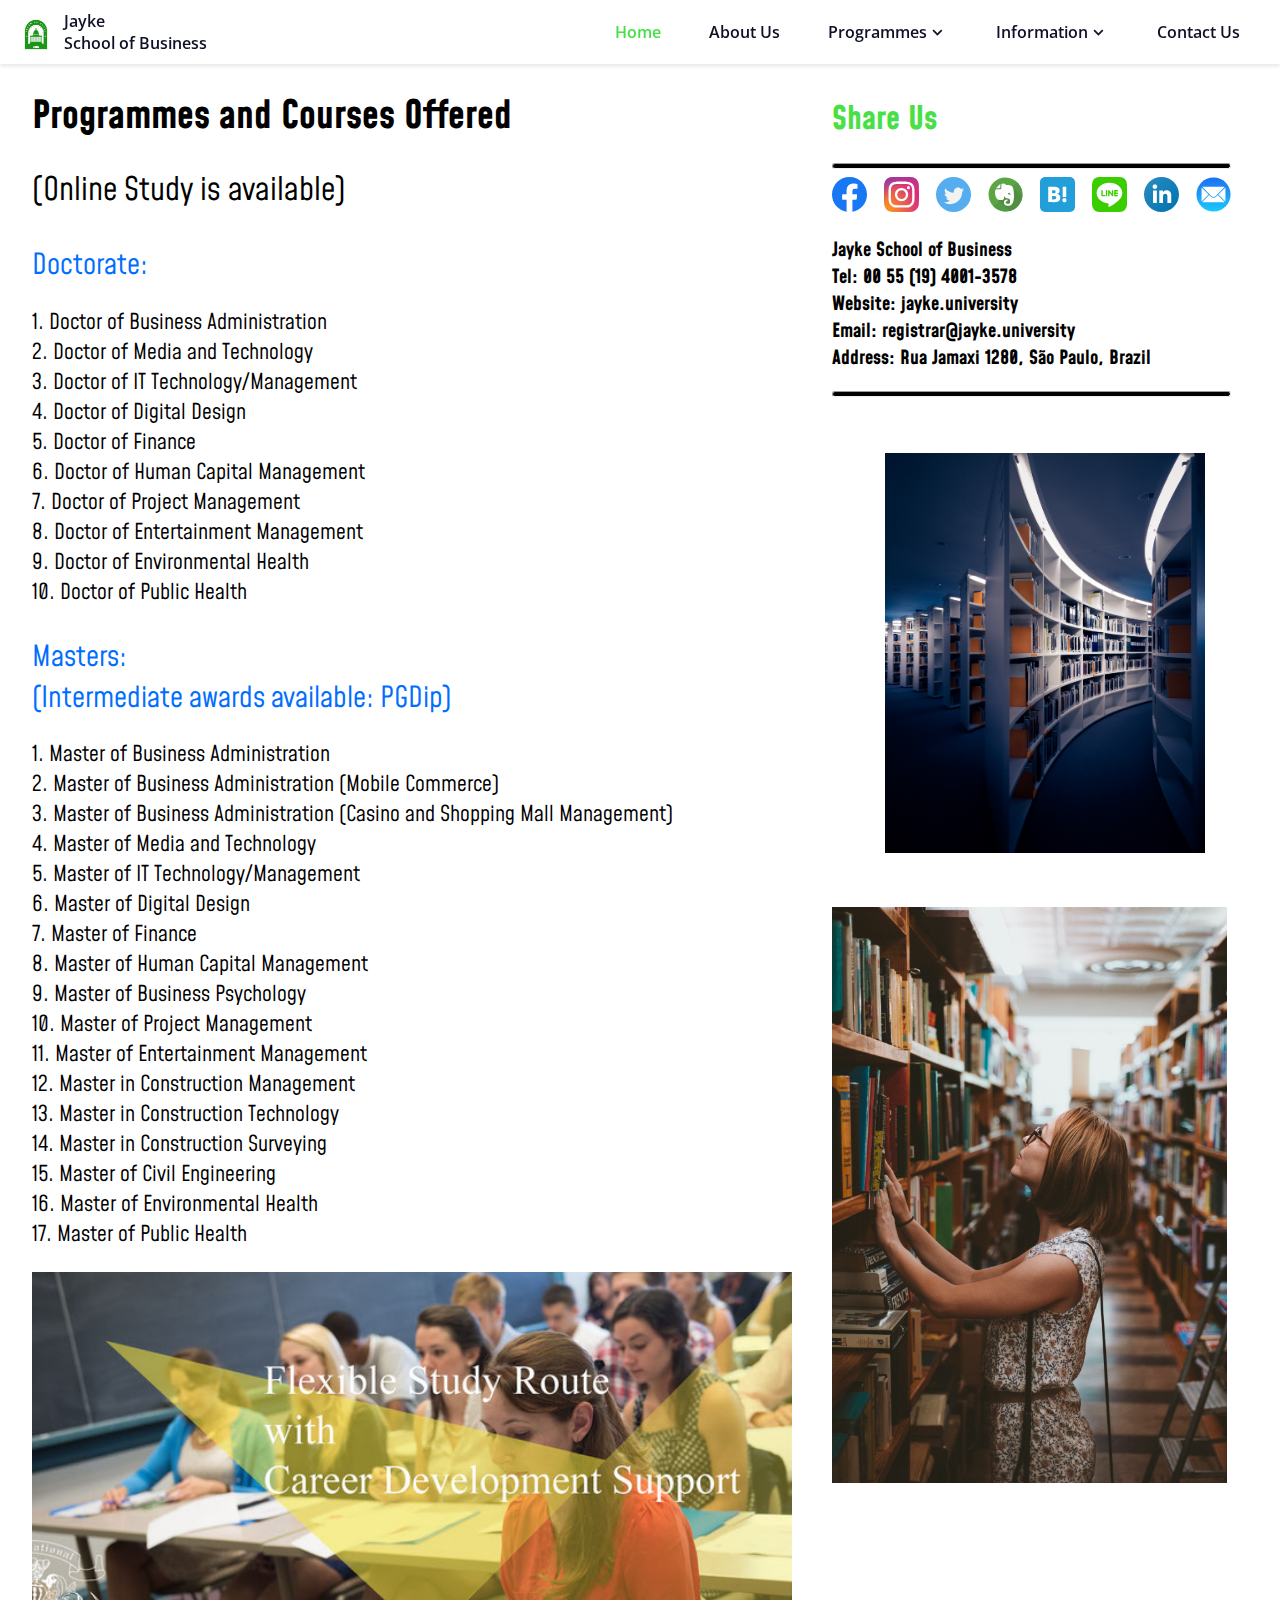
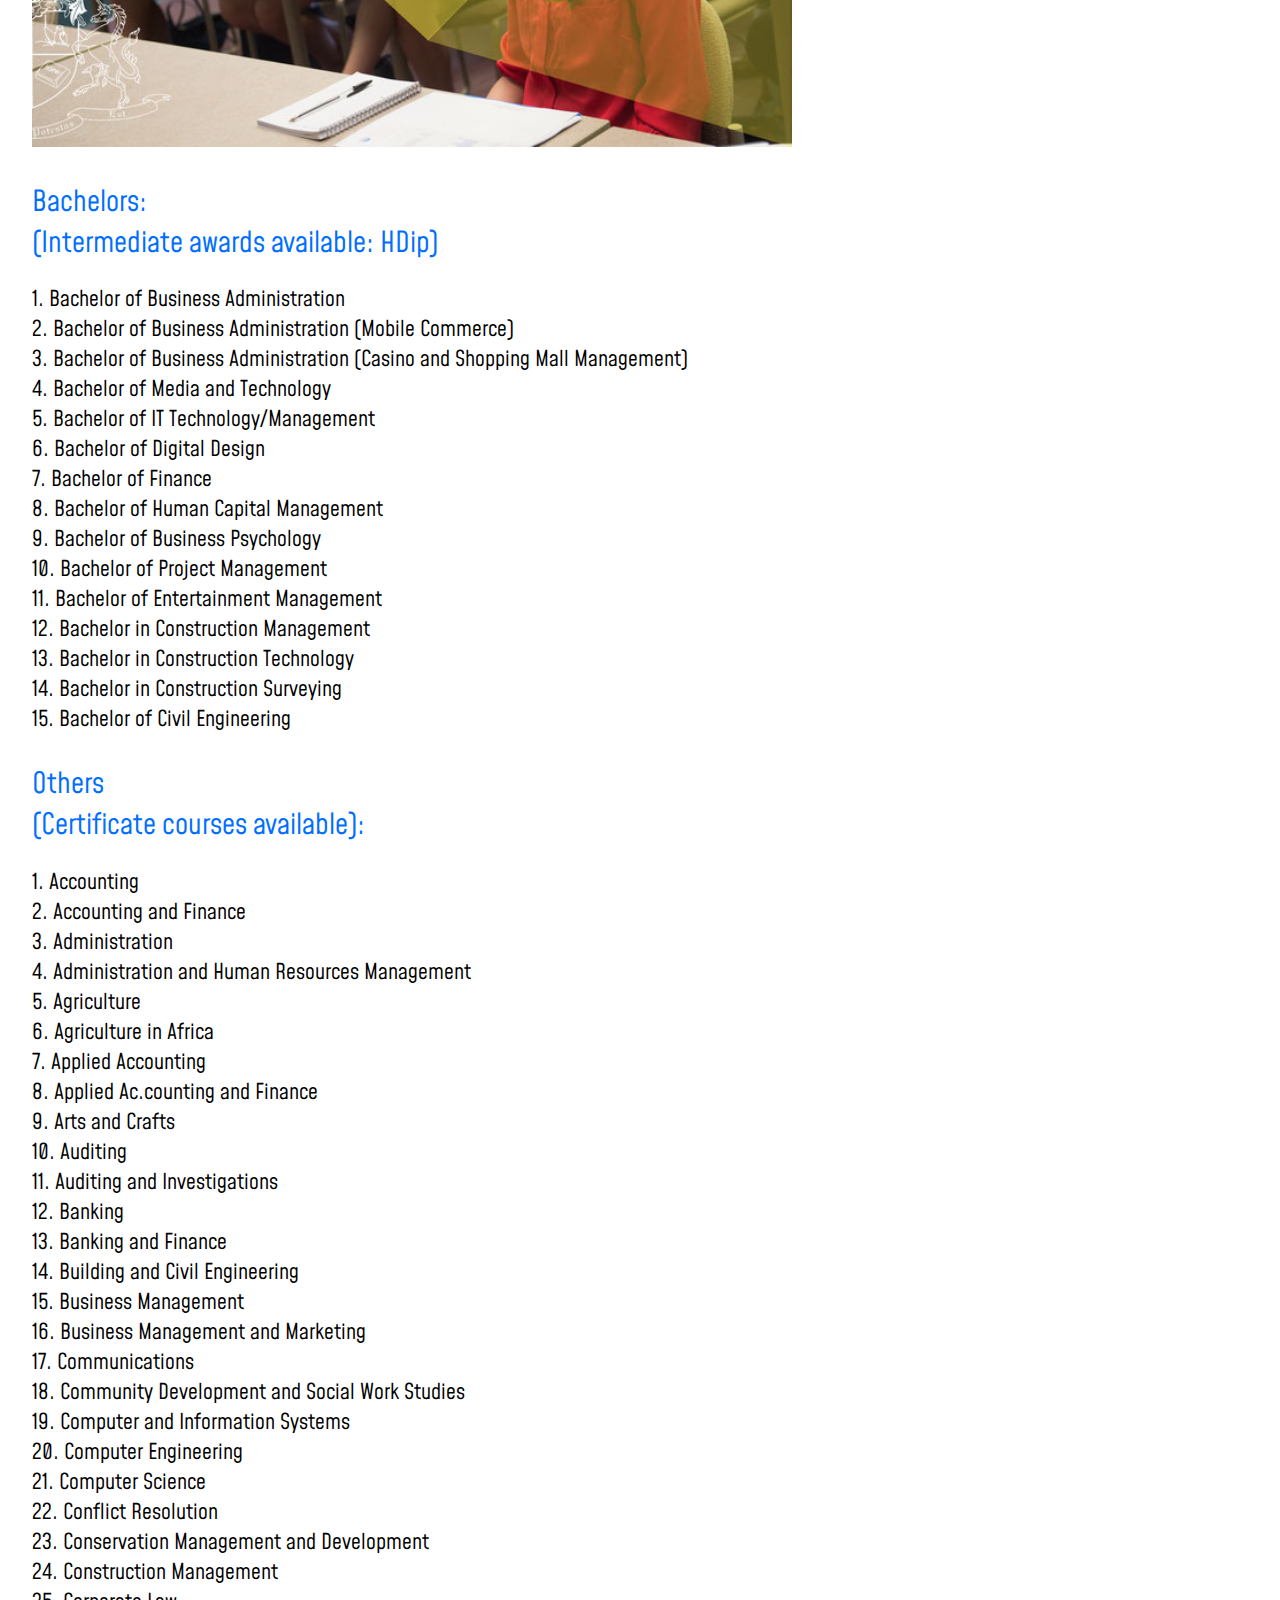
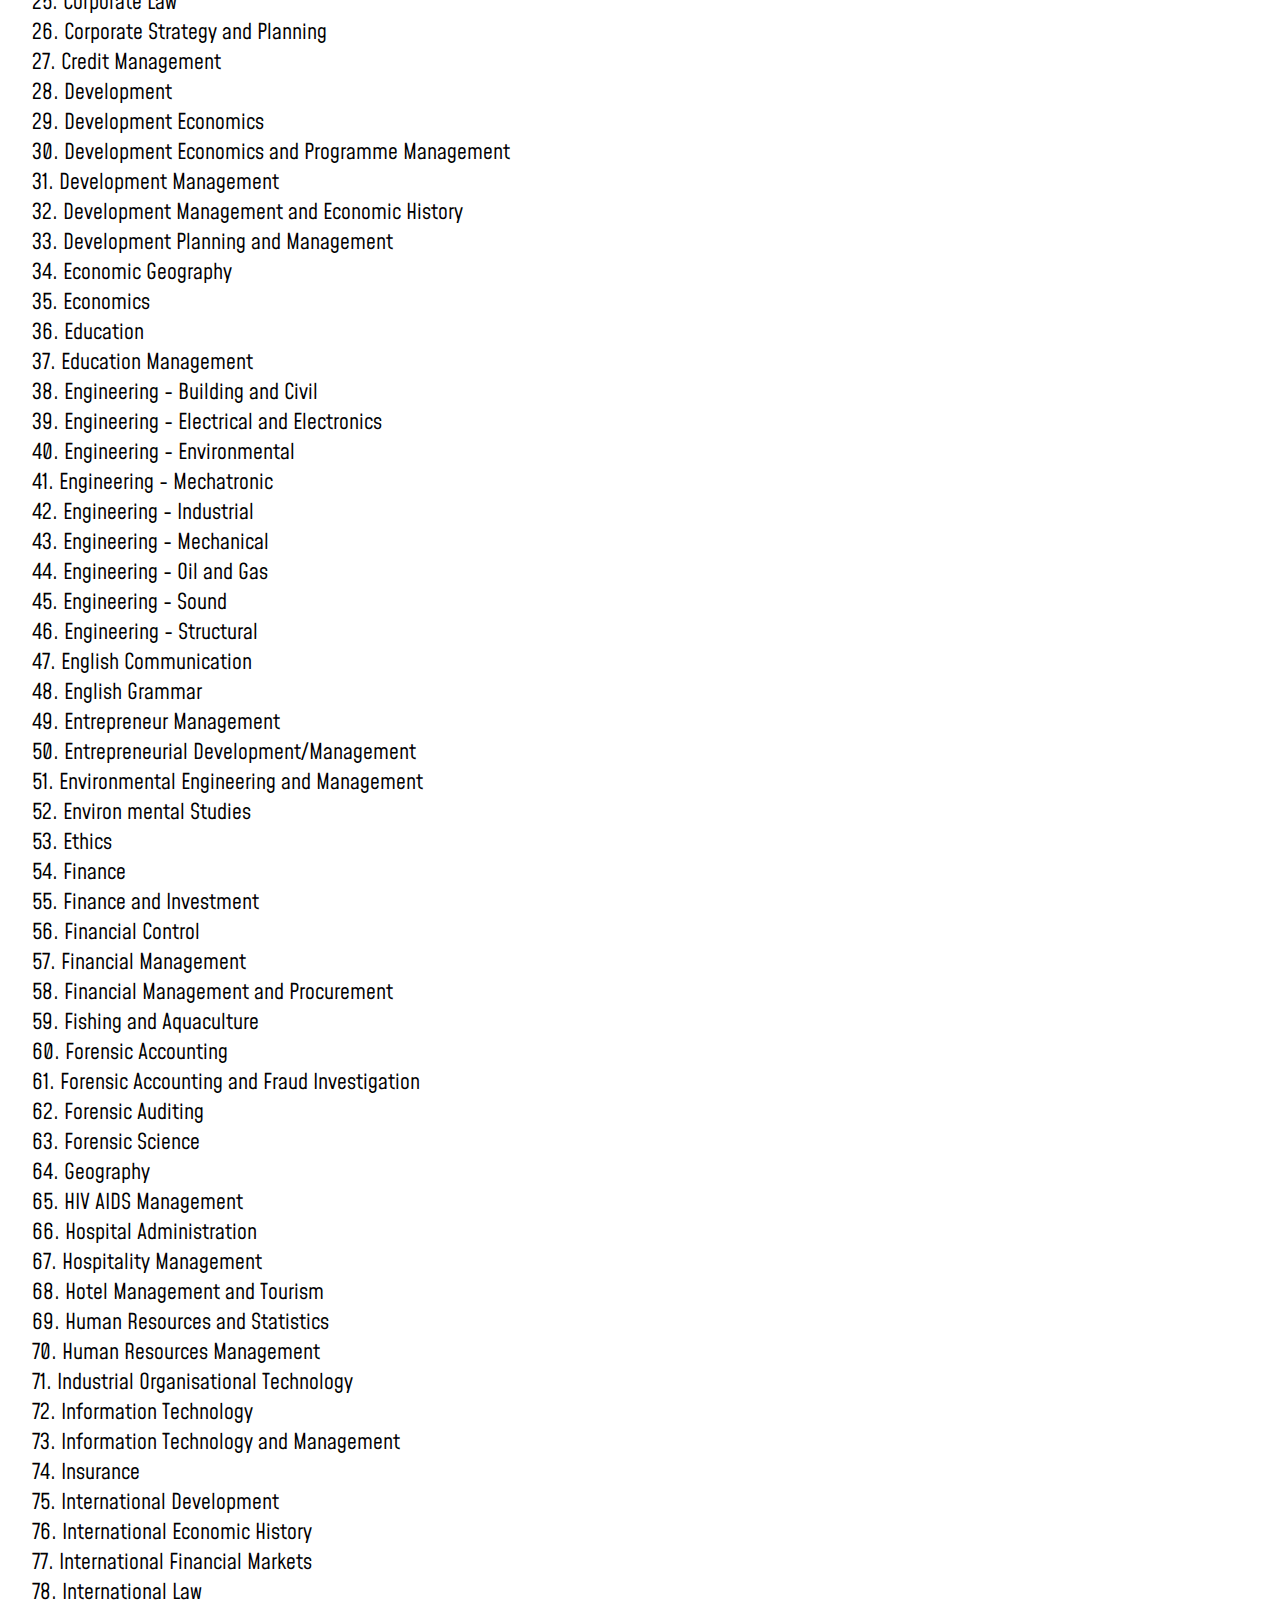
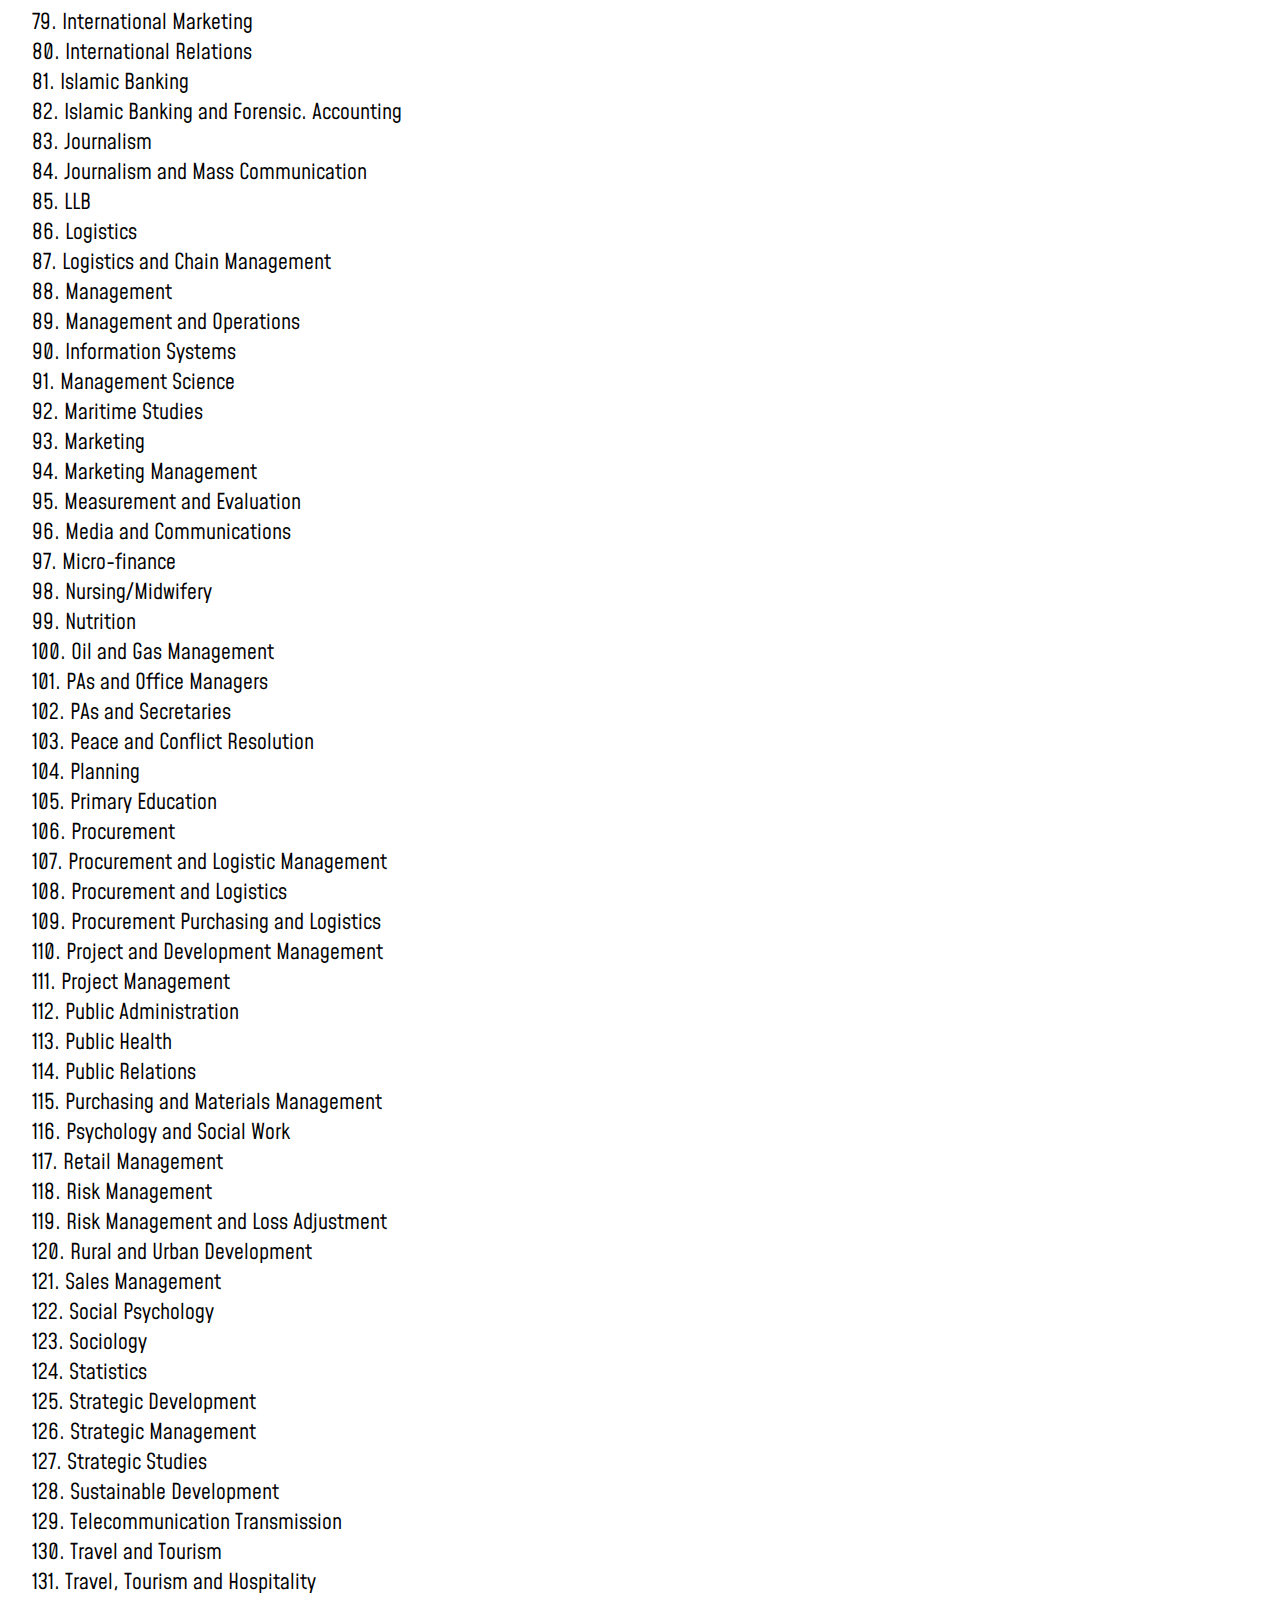
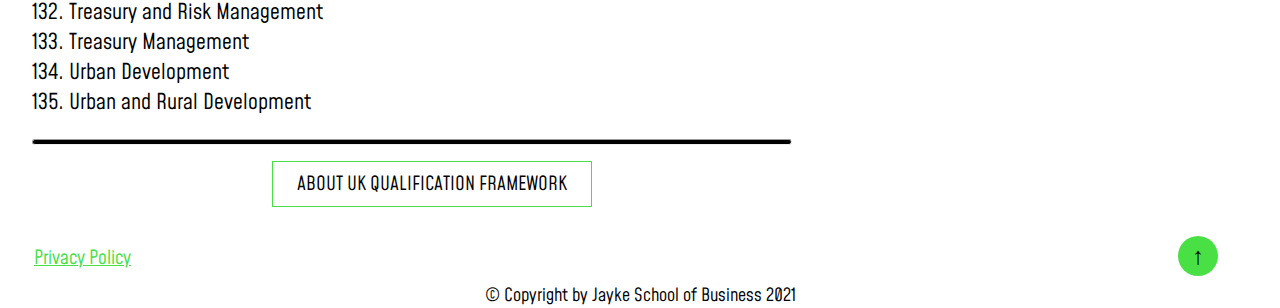
<file: HTML/programmes/programmes-courses.html>
<!DOCTYPE html>
<html lang="en">
  <head>
    <meta charset="UTF-8" />
    <meta name="viewport" content="width=device-width, initial-scale=1.0" />

    <!-- ---------------------------Favicon----------------------------->
    <link
      rel="shortcut icon"
      href="/Assets/Logo/image.png"
      type="image/x-icon"
    />
    <!-- ---------------------------Favicon----------------------------->

    <!-- ---------------------------Button-dropdown----------------------------->
    <link
      href="https://cdn.jsdelivr.net/npm/boxicons@2.0.5/css/boxicons.min.css"
      rel="stylesheet"
    />
    <!-- ---------------------------Button-dropdown----------------------------->

    <!-- ---------------------------CSS ----------------------------->
    <link rel="stylesheet" href="/CSS/nav.css" />
    <link rel="stylesheet" href="/CSS/home.css" />
    <link rel="stylesheet" href="/CSS/changes.css" />
    <!-- ---------------------------CSS ----------------------------->

    <title>Jayke School of Business</title>
  </head>
  <body>
    <!-- ---------------------------Navbar--------------------------- -->
    <div class="body-01">
      <header class="header">
        <a href="#" class="header__logo">Jayke School of Business </a>

        <i class="bx bx-menu header__toggle" id="header-toggle"></i>

        <nav class="nav" id="nav-menu">
          <div class="nav__content bd-grid">
            <a href="" class="nav__perfil">
              <div class="nav__img">
                <img src="/Assets/Logo/image.png" alt="" />
              </div>

              <div>
                <span class="nav__name">Jayke</span>
                <span class="nav__name">School of Business</span>
              </div>
            </a>

            <div class="nav__menu">
              <ul class="nav__list">
                <!-- ---------------------------Simple Nav-item--------------------------- -->

                <!-- ---------------------------Item-01--------------------------- -->
                <li class="nav__item">
                  <a href="/index.html" class="nav__link active">Home</a>
                </li>
                <!-- ---------------------------Item-01--------------------------- -->

                <!-- ---------------------------Item-02--------------------------- -->
                <li class="nav__item">
                  <a href="/HTML/about.html" class="nav__link">About Us</a>
                </li>
                <!-- ---------------------------Item-02--------------------------- -->

                <!-- ---------------------------Simple Nav-item--------------------------- -->

                <!-- ---------------------------Dropdown Nav-item--------------------------- -->

                <!-- ---------------------------Item-01--------------------------- -->
                <li class="nav__item dropdown">
                  <a href="" class="nav__link dropdown__link"
                    >Programmes<i class="bx bx-chevron-down dropdown__icon"></i
                  ></a>

                  <ul class="dropdown__menu">
                    <li class="dropdown__item">
                      <a
                        href="/HTML/programmes/programmes-courses.html"
                        class="nav__link"
                        >Programmes and Courses Offered</a
                      >
                    </li>
                    <li class="dropdown__item">
                      <a
                        href="/HTML/programmes/programmes-outline.html"
                        class="nav__link"
                        >Programmes Outline</a
                      >
                    </li>
                  </ul>
                </li>

                <!-- ---------------------------Item-01--------------------------- -->

                <!-- ---------------------------Item-02--------------------------- -->
                <li class="nav__item dropdown">
                  <a href="" class="nav__link dropdown__link"
                    >Information<i class="bx bx-chevron-down dropdown__icon"></i
                  ></a>

                  <ul class="dropdown__menu">
                    <li class="dropdown__item">
                      <a href="/HTML/information/faculty.html" class="nav__link"
                        >Faculty</a
                      >
                    </li>
                    <li class="dropdown__item">
                      <a
                        href="/HTML/information/assesment.html"
                        class="nav__link"
                        >Assesment</a
                      >
                    </li>
                    <li class="dropdown__item">
                      <a
                        href="/HTML/information/graduates.html"
                        class="nav__link"
                        >Graduates</a
                      >
                    </li>
                  </ul>
                </li>
                <!-- ---------------------------Item-02--------------------------- -->

                <!-- ---------------------------Dropdown Nav-item--------------------------- -->

                <!-- ---------------------------Simple Nav-item--------------------------- -->

                <!-- ---------------------------Item-01--------------------------- -->
                <li class="nav__item">
                  <a href="/HTML/contact.html" class="nav__link">Contact Us</a>
                </li>
                <!-- ---------------------------Item-01--------------------------- -->

                <!-- ---------------------------Simple Nav-item--------------------------- -->
              </ul>
            </div>
          </div>
        </nav>
      </header>

      <!-- ---------------------------Navbar--------------------------- -->

      <!-- ---------------------------Home--------------------------- -->

      <!-- ---------------------------Left-Div--------------------------- -->
      <div class="left-div">
        <h1 class="heading-01-mod">Programmes and Courses Offered</h1>

        <p class="online-study">(Online Study is available)</p>

        <!-- ---------------------------Home-Paragraph-A--------------------------- -->

        <p class="head-pro-01">Doctorate:</p>
        <p class="main-01-a">
          1. Doctor of Business Administration <br />
          2. Doctor of Media and Technology <br />
          3. Doctor of IT Technology/Management <br />
          4. Doctor of Digital Design <br />
          5. Doctor of Finance <br />
          6. Doctor of Human Capital Management <br />
          7. Doctor of Project Management <br />
          8. Doctor of Entertainment Management <br />
          9. Doctor of Environmental Health <br />
          10. Doctor of Public Health <br />
        </p>

        <p class="head-pro-01">
          Masters: <br />
          (Intermediate awards available: PGDip)
        </p>

        <p class="main-01-a">
          1. Master of Business Administration <br />
          2. Master of Business Administration (Mobile Commerce) <br />
          3. Master of Business Administration (Casino and Shopping Mall
          Management) <br />
          4. Master of Media and Technology <br />
          5. Master of IT Technology/Management <br />
          6. Master of Digital Design <br />
          7. Master of Finance <br />
          8. Master of Human Capital Management <br />
          9. Master of Business Psychology <br />
          10. Master of Project Management <br />
          11. Master of Entertainment Management <br />
          12. Master in Construction Management <br />
          13. Master in Construction Technology <br />
          14. Master in Construction Surveying <br />
          15. Master of Civil Engineering <br />
          16. Master of Environmental Health <br />
          17. Master of Public Health <br />
        </p>

        <!-- ---------------------------image-programmes--------------------------- -->
        <img
          src="/Assets/Prgrammme and courses/image.jpg"
          alt=""
          class="program"
        />
        <!-- ---------------------------image-programmes--------------------------- -->

        <p class="head-pro-01">
          Bachelors: <br />
          (Intermediate awards available: HDip)
        </p>

        <p class="main-01-a">
          1. Bachelor of Business Administration <br />
          2. Bachelor of Business Administration (Mobile Commerce) <br />
          3. Bachelor of Business Administration (Casino and Shopping Mall
          Management) <br />
          4. Bachelor of Media and Technology <br />
          5. Bachelor of IT Technology/Management <br />
          6. Bachelor of Digital Design <br />
          7. Bachelor of Finance <br />
          8. Bachelor of Human Capital Management <br />
          9. Bachelor of Business Psychology <br />
          10. Bachelor of Project Management <br />
          11. Bachelor of Entertainment Management <br />
          12. Bachelor in Construction Management <br />
          13. Bachelor in Construction Technology <br />
          14. Bachelor in Construction Surveying <br />
          15. Bachelor of Civil Engineering <br />
        </p>

        <p class="head-pro-01">
          Others <br />
          (Certificate courses available):
        </p>

        <p class="main-01-a">
          1. Accounting <br />
          2. Accounting and Finance <br />
          3. Administration <br />
          4. Administration and Human Resources Management <br />
          5. Agriculture <br />
          6. Agriculture in Africa <br />
          7. Applied Accounting <br />
          8. Applied Ac.counting and Finance <br />
          9. Arts and Crafts <br />
          10. Auditing <br />
          11. Auditing and Investigations <br />
          12. Banking <br />
          13. Banking and Finance <br />
          14. Building and Civil Engineering <br />
          15. Business Management <br />
          16. Business Management and Marketing <br />
          17. Communications <br />
          18. Community Development and Social Work Studies <br />
          19. Computer and Information Systems<br />
          20. Computer Engineering <br />
          21. Computer Science <br />
          22. Conflict Resolution <br />
          23. Conservation Management and Development <br />
          24. Construction Management <br />
          25. Corporate Law <br />
          26. Corporate Strategy and Planning <br />
          27. Credit Management <br />
          28. Development <br />
          29. Development Economics <br />
          30. Development Economics and Programme Management <br />
          31. Development Management <br />
          32. Development Management and Economic History <br />
          33. Development Planning and Management <br />
          34. Economic Geography <br />
          35. Economics <br />
          36. Education <br />
          37. Education Management <br />
          38. Engineering - Building and Civil <br />
          39. Engineering - Electrical and Electronics <br />
          40. Engineering - Environmental <br />
          41. Engineering - Mechatronic <br />
          42. Engineering - Industrial <br />
          43. Engineering - Mechanical <br />
          44. Engineering - Oil and Gas <br />
          45. Engineering - Sound <br />
          46. Engineering - Structural <br />
          47. English Communication <br />
          48. English Grammar <br />
          49. Entrepreneur Management <br />
          50. Entrepreneurial Development/Management <br />
          51. Environmental Engineering and Management <br />
          52. Environ mental Studies <br />
          53. Ethics <br />
          54. Finance <br />
          55. Finance and Investment <br />
          56. Financial Control <br />
          57. Financial Management <br />
          58. Financial Management and Procurement <br />
          59. Fishing and Aquaculture <br />
          60. Forensic Accounting <br />
          61. Forensic Accounting and Fraud Investigation <br />
          62. Forensic Auditing <br />
          63. Forensic Science <br />
          64. Geography <br />
          65. HIV AIDS Management <br />
          66. Hospital Administration <br />
          67. Hospitality Management <br />
          68. Hotel Management and Tourism <br />
          69. Human Resources and Statistics <br />
          70. Human Resources Management <br />
          71. Industrial Organisational Technology<br />
          72. Information Technology <br />
          73. Information Technology and Management <br />
          74. Insurance <br />
          75. International Development <br />
          76. International Economic History <br />
          77. International Financial Markets <br />
          78. International Law <br />
          79. International Marketing <br />
          80. International Relations <br />
          81. Islamic Banking <br />
          82. Islamic Banking and Forensic. Accounting <br />
          83. Journalism <br />
          84. Journalism and Mass Communication <br />
          85. LLB <br />
          86. Logistics <br />
          87. Logistics and Chain Management <br />
          88. Management <br />
          89. Management and Operations <br />
          90. Information Systems <br />
          91. Management Science <br />
          92. Maritime Studies <br />
          93. Marketing <br />
          94. Marketing Management <br />
          95. Measurement and Evaluation <br />
          96. Media and Communications <br />
          97. Micro-finance <br />
          98. Nursing/Midwifery <br />
          99. Nutrition <br />
          100. Oil and Gas Management <br />
          101. PAs and Office Managers <br />
          102. PAs and Secretaries <br />
          103. Peace and Conflict Resolution <br />
          104. Planning <br />
          105. Primary Education <br />
          106. Procurement <br />
          107. Procurement and Logistic Management <br />
          108. Procurement and Logistics <br />
          109. Procurement Purchasing and Logistics <br />
          110. Project and Development Management <br />
          111. Project Management <br />
          112. Public Administration <br />
          113. Public Health <br />
          114. Public Relations <br />
          115. Purchasing and Materials Management <br />
          116. Psychology and Social Work <br />
          117. Retail Management <br />
          118. Risk Management <br />
          119. Risk Management and Loss Adjustment <br />
          120. Rural and Urban Development <br />
          121. Sales Management <br />
          122. Social Psychology <br />
          123. Sociology <br />
          124. Statistics <br />
          125. Strategic Development <br />
          126. Strategic Management <br />
          127. Strategic Studies <br />
          128. Sustainable Development <br />
          129. Telecommunication Transmission <br />
          130. Travel and Tourism <br />
          131. Travel, Tourism and Hospitality <br />
          132. Treasury and Risk Management <br />
          133. Treasury Management <br />
          134. Urban Development <br />
          135. Urban and Rural Development <br />
        </p>
        <!-- ---------------------------Home-Paragraph-A--------------------------- -->

        <!-- ---------------------------Line-A--------------------------- -->
        <hr class="line-b-mod-pro" />
        <!-- ---------------------------Line-A--------------------------- -->

        <!-- ---------------------------Button--------------------------- -->
        <a
          href="https://assets.publishing.service.gov.uk/government/uploads/system/uploads/attachment_data/file/461298/RQF_Bookcase.pdf"
          ><button class="grad-button-Pro">
            <span>ABOUT UK QUALIFICATION FRAMEWORK</span>
          </button></a
        >
        <!-- ---------------------------Button--------------------------- -->
      </div>
      <!-- ---------------------------Left-Div--------------------------- -->

      <!-- ---------------------------Right-Div--------------------------- -->
      <div class="right-div">
        <h1 class="heading-02-right">Share Us</h1>

        <hr class="line-c" />

        <!-- ---------------------------Right-Div-icons--------------------------- -->
        <div class="right-img-box">
          <div class="column">
            <a
              href="https://www.facebook.com/sharer.php?u=https://www.jayke.university/&t=JBS"
              target="_blank"
              ><img src="/Assets/icons/facebook.svg" alt="" class="icon-share"
            /></a>
          </div>
          <div class="column">
            <a href="https://" target="_blank"
              ><img src="/Assets/icons/instagram.svg" alt="" class="icon-share"
            /></a>
          </div>
          <div class="column">
            <a
              href="https://twitter.com/share?text=JBS&url=https%3A%2F%2Fwww.jayke.university%2F"
              target="_blank"
              ><img src="/Assets/icons/twitter.svg" alt="" class="icon-share"
            /></a>
          </div>
          <div class="column">
            <a
              href="https://www.evernote.com/clip.action?url=https://www.jayke.university/&title=JBS"
              target="_blank"
              ><img src="/Assets/icons/evernote.svg" alt="" class="icon-share"
            /></a>
          </div>
          <div class="column">
            <a
              href="http://b.hatena.ne.jp/entry/panel/?url=https://www.jayke.universityn/&btitle=JBS"
              target="_blank"
              ><img src="/Assets/icons/hatena.svg" alt="" class="icon-share"
            /></a>
          </div>
          <div class="column">
            <a
              href="http://line.me/R/msg/text/?TTS%0Ahttps://www.jayke.university/"
              target="_blank"
              ><img
                src="/Assets/icons/line-messenger.svg"
                alt=""
                class="icon-share"
            /></a>
          </div>
          <div class="column">
            <a
              href="https://www.linkedin.com/shareArticle?mini=true&url=https://www.jayke.university/&title=JBS"
              target="_blank"
              ><img src="/Assets/icons/linkedin.svg" alt="" class="icon-share"
            /></a>
          </div>
          <div class="column">
            <a
              href="mailto:?subject=JBS&body=https://www.jayke.university/"
              target="_blank"
              ><img src="/Assets/icons/mail.svg" alt="" class="icon-share"
            /></a>
          </div>
        </div>

        <!-- ---------------------------Right-Div-icons--------------------------- -->

        <!-- ---------------------------Right-Div-Para--------------------------- -->
        <p class="right-p">
          <strong>
            Jayke School of Business <br />
            Tel: 00 55 (19) 4001-3578 <br />
            Website: jayke.university <br />
            Email: registrar@jayke.university <br />
            Address: Rua Jamaxi 1280, São Paulo, Brazil
          </strong>
        </p>
        <!-- ---------------------------Right-Div-Para--------------------------- -->
        <hr class="line-c" />

        <!-- ---------------------------Right-Div-Images--------------------------- -->
        <img src="/Assets/Right/right-01.jpg" alt="" class="right-pic-01" />
        <img src="/Assets/Right/right-02.jpg" alt="" class="right-pic-02" />

        <!-- ---------------------------Right-Div-Images--------------------------- -->
      </div>

      <!-- ---------------------------Right-Div--------------------------- -->
    </div>

    <!-- ---------------------------Right-Div-Responsive--------------------------- -->
    <div class="bottom-div">
      <h1 class="heading-02-right">Share Us</h1>

      <hr />

      <div class="right-img-box">
        <div class="column">
          <a
            href="https://www.facebook.com/sharer.php?u=https://www.jayke.university/&t=JBS"
            target="_blank"
            ><img src="/Assets/icons/facebook.svg" alt="" class="icon-share"
          /></a>
        </div>
        <div class="column">
          <a href="https://" target="_blank"
            ><img src="/Assets/icons/instagram.svg" alt="" class="icon-share"
          /></a>
        </div>
        <div class="column">
          <a
            href="https://twitter.com/share?text=JBS&url=https%3A%2F%2Fwww.jayke.university%2F"
            target="_blank"
            ><img src="/Assets/icons/twitter.svg" alt="" class="icon-share"
          /></a>
        </div>
        <div class="column">
          <a
            href="https://www.evernote.com/clip.action?url=https://www.jayke.university/&title=JBS"
            target="_blank"
            ><img src="/Assets/icons/evernote.svg" alt="" class="icon-share"
          /></a>
        </div>
        <div class="column">
          <a
            href="http://b.hatena.ne.jp/entry/panel/?url=https://www.jayke.universityn/&btitle=JBS"
            target="_blank"
            ><img src="/Assets/icons/hatena.svg" alt="" class="icon-share"
          /></a>
        </div>
        <div class="column">
          <a
            href="http://line.me/R/msg/text/?TTS%0Ahttps://www.jayke.university/"
            target="_blank"
            ><img
              src="/Assets/icons/line-messenger.svg"
              alt=""
              class="icon-share"
          /></a>
        </div>
        <div class="column">
          <a
            href="https://www.linkedin.com/shareArticle?mini=true&url=https://www.jayke.university/&title=JBS"
            target="_blank"
            ><img src="/Assets/icons/linkedin.svg" alt="" class="icon-share"
          /></a>
        </div>
        <div class="column">
          <a
            href="mailto:?subject=JBS&body=https://www.jayke.university/"
            target="_blank"
            ><img src="/Assets/icons/mail.svg" alt="" class="icon-share"
          /></a>
        </div>
      </div>

      <p class="right-p">
        <strong>
          Jayke School of Business <br />
          Tel: 00 55 (19) 4001-3578 <br />
          Website: jayke.university <br />
          Email: registrar@jayke.university <br />
          Address: Rua Jamaxi 1280, São Paulo, Brazil
        </strong>
      </p>

      <hr />
    </div>
    <!-- ---------------------------Right-Div-Responsive--------------------------- -->

    <!-- ---------------------------Footer--------------------------- -->
    <footer style="padding: 10px">
      <p class="para-a">
        <a href="/HTML/privacy.html" target="_blank"> <u>Privacy Policy</u></a>
        <button onclick="top1();" class="link-right but">&#8593;</button>
      </p>
      <p class="para-c" style="text-align: center">
        &copy; Copyright by Jayke School of Business 2021
      </p>
    </footer>
    <!-- ---------------------------Footer--------------------------- -->

    <!-- ---------------------------Home--------------------------- -->

    <!-- ---------------------------Nav-JS--------------------------- -->
    <script src="/JS/nav.js"></script>
    <!-- ---------------------------Nav-JS--------------------------- -->
  </body>
</html>
</file>
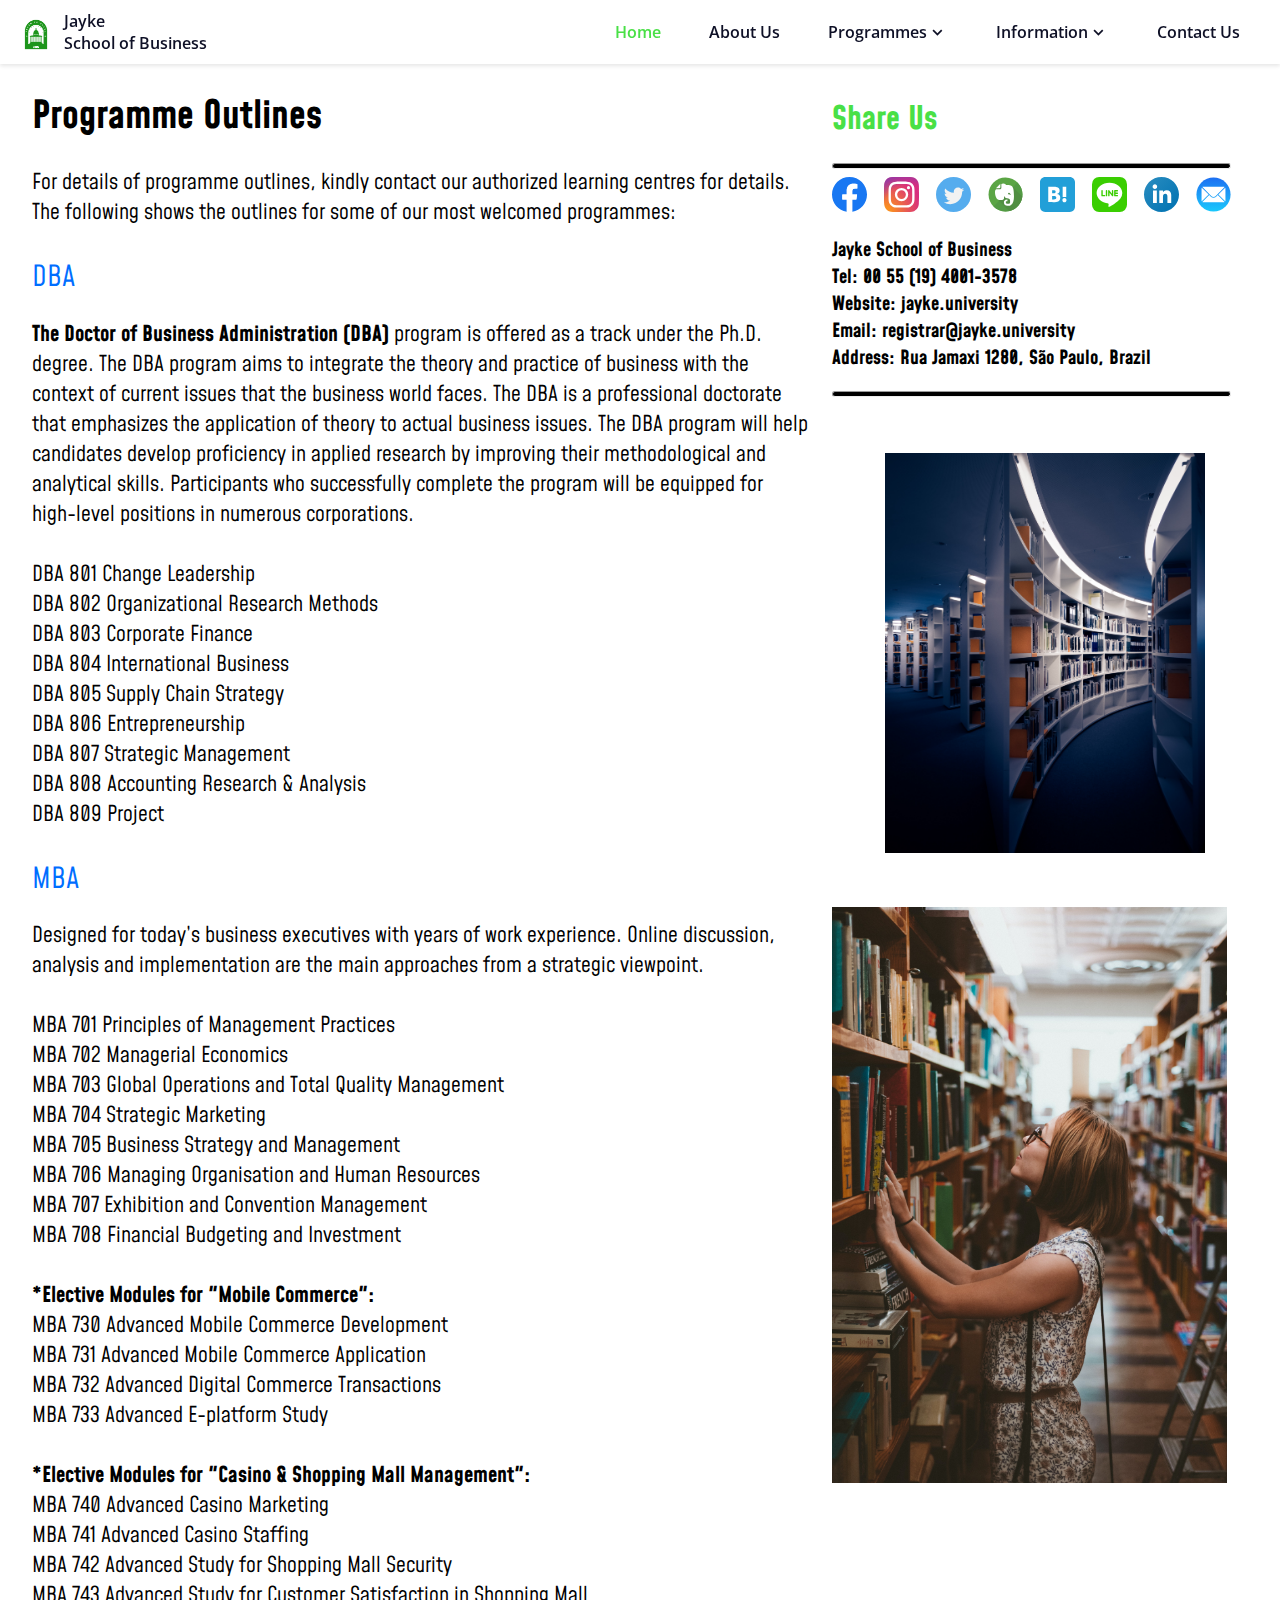
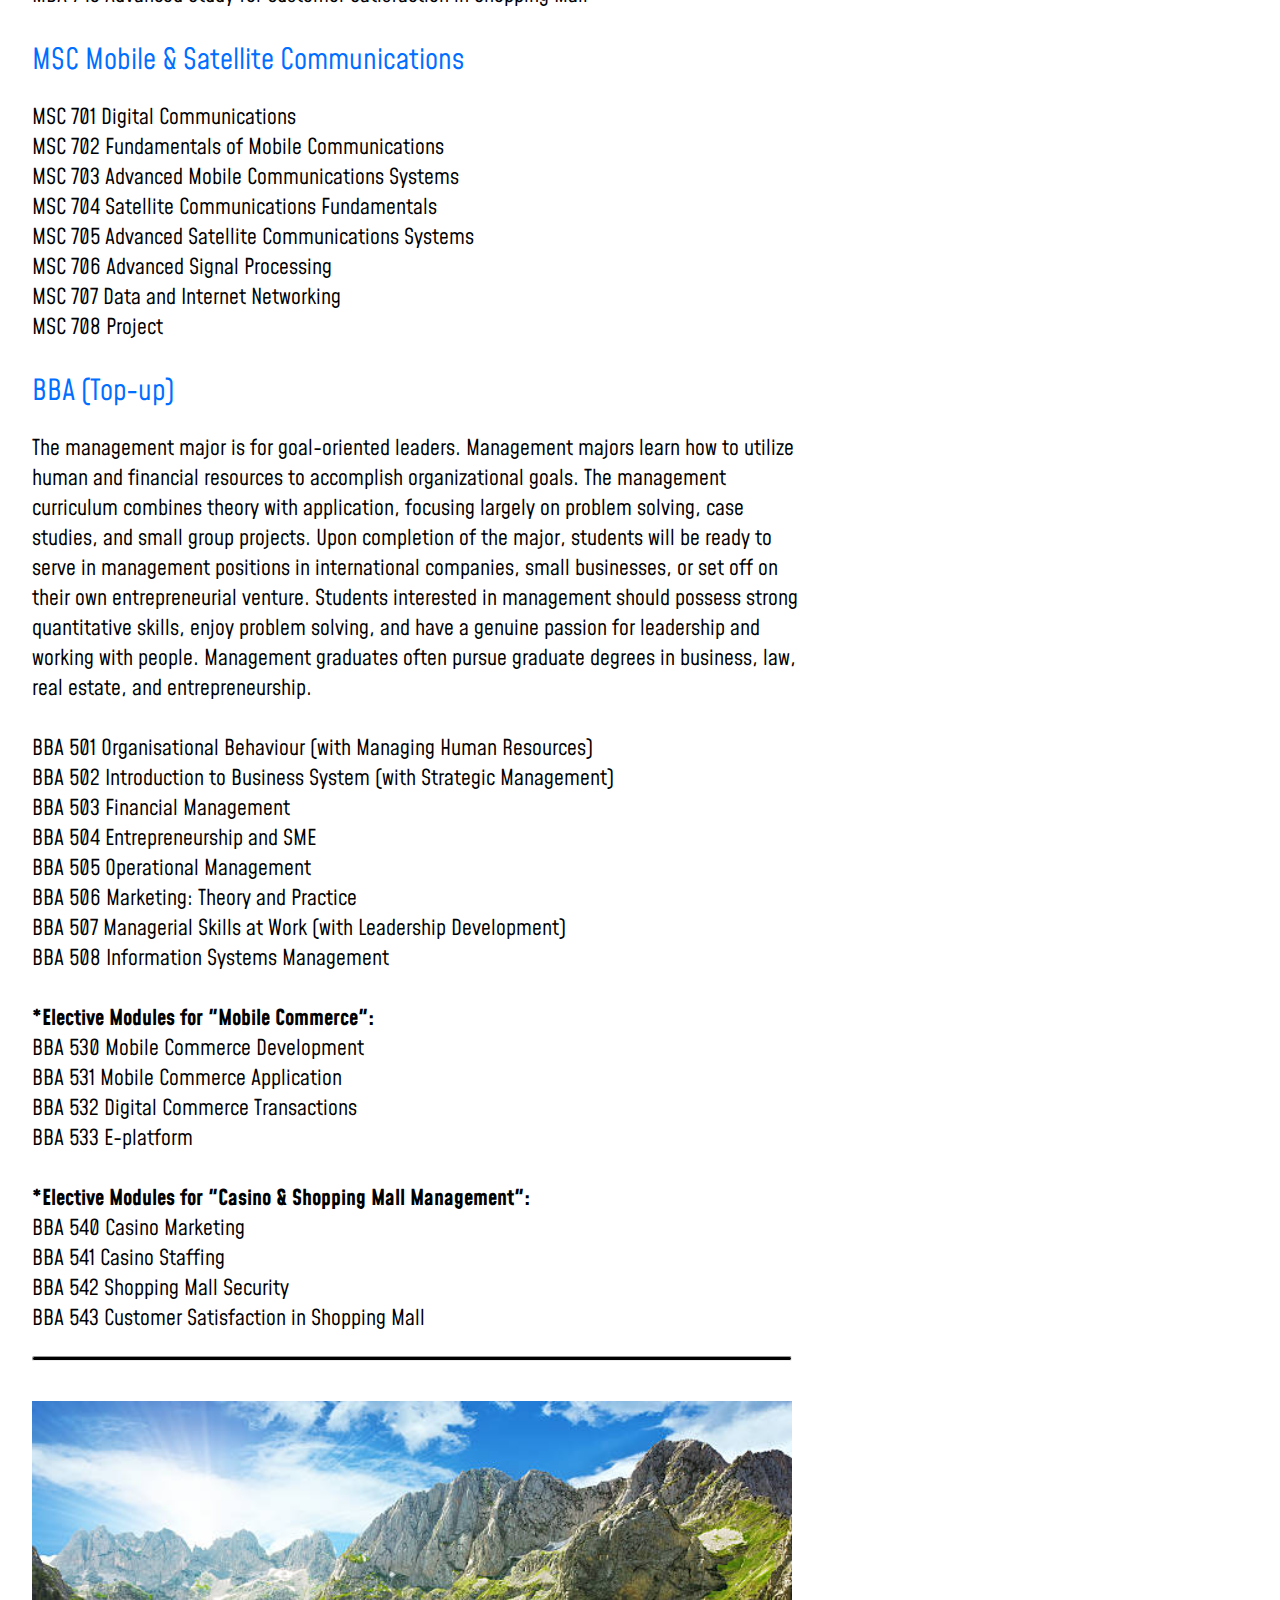
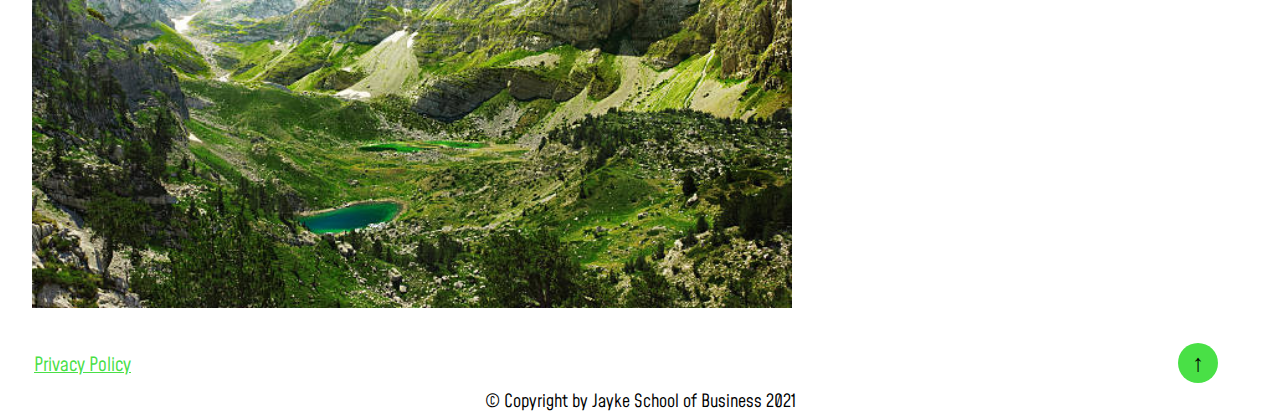
<file: HTML/programmes/programmes-outline.html>
<!DOCTYPE html>
<html lang="en">
  <head>
    <meta charset="UTF-8" />
    <meta name="viewport" content="width=device-width, initial-scale=1.0" />

    <!-- ---------------------------Favicon----------------------------->
    <link
      rel="shortcut icon"
      href="/Assets/Logo/image.png"
      type="image/x-icon"
    />
    <!-- ---------------------------Favicon----------------------------->

    <!-- ---------------------------Button-dropdown----------------------------->
    <link
      href="https://cdn.jsdelivr.net/npm/boxicons@2.0.5/css/boxicons.min.css"
      rel="stylesheet"
    />
    <!-- ---------------------------Button-dropdown----------------------------->

    <!-- ---------------------------CSS ----------------------------->
    <link rel="stylesheet" href="/CSS/nav.css" />
    <link rel="stylesheet" href="/CSS/home.css" />
    <link rel="stylesheet" href="/CSS/changes.css" />
    <!-- ---------------------------CSS ----------------------------->

    <title>Jayke School of Business</title>
  </head>
  <body>
    <!-- ---------------------------Navbar--------------------------- -->
    <div class="body-01">
      <header class="header">
        <a href="#" class="header__logo">Jayke School of Business </a>

        <i class="bx bx-menu header__toggle" id="header-toggle"></i>

        <nav class="nav" id="nav-menu">
          <div class="nav__content bd-grid">
            <a href="" class="nav__perfil">
              <div class="nav__img">
                <img src="/Assets/Logo/image.png" alt="" />
              </div>

              <div>
                <span class="nav__name">Jayke</span>
                <span class="nav__name">School of Business</span>
              </div>
            </a>

            <div class="nav__menu">
              <ul class="nav__list">
                <!-- ---------------------------Simple Nav-item--------------------------- -->

                <!-- ---------------------------Item-01--------------------------- -->
                <li class="nav__item">
                  <a href="/index.html" class="nav__link active">Home</a>
                </li>
                <!-- ---------------------------Item-01--------------------------- -->

                <!-- ---------------------------Item-02--------------------------- -->
                <li class="nav__item">
                  <a href="/HTML/about.html" class="nav__link">About Us</a>
                </li>
                <!-- ---------------------------Item-02--------------------------- -->

                <!-- ---------------------------Simple Nav-item--------------------------- -->

                <!-- ---------------------------Dropdown Nav-item--------------------------- -->

                <!-- ---------------------------Item-01--------------------------- -->
                <li class="nav__item dropdown">
                  <a href="" class="nav__link dropdown__link"
                    >Programmes<i class="bx bx-chevron-down dropdown__icon"></i
                  ></a>

                  <ul class="dropdown__menu">
                    <li class="dropdown__item">
                      <a
                        href="/HTML/programmes/programmes-courses.html"
                        class="nav__link"
                        >Programmes and Courses Offered</a
                      >
                    </li>
                    <li class="dropdown__item">
                      <a
                        href="/HTML/programmes/programmes-outline.html"
                        class="nav__link"
                        >Programmes Outline</a
                      >
                    </li>
                  </ul>
                </li>

                <!-- ---------------------------Item-01--------------------------- -->

                <!-- ---------------------------Item-02--------------------------- -->
                <li class="nav__item dropdown">
                  <a href="" class="nav__link dropdown__link"
                    >Information<i class="bx bx-chevron-down dropdown__icon"></i
                  ></a>

                  <ul class="dropdown__menu">
                    <li class="dropdown__item">
                      <a href="/HTML/information/faculty.html" class="nav__link"
                        >Faculty</a
                      >
                    </li>
                    <li class="dropdown__item">
                      <a
                        href="/HTML/information/assesment.html"
                        class="nav__link"
                        >Assesment</a
                      >
                    </li>
                    <li class="dropdown__item">
                      <a
                        href="/HTML/information/graduates.html"
                        class="nav__link"
                        >Graduates</a
                      >
                    </li>
                  </ul>
                </li>
                <!-- ---------------------------Item-02--------------------------- -->

                <!-- ---------------------------Dropdown Nav-item--------------------------- -->

                <!-- ---------------------------Simple Nav-item--------------------------- -->

                <!-- ---------------------------Item-01--------------------------- -->
                <li class="nav__item">
                  <a href="/HTML/contact.html" class="nav__link">Contact Us</a>
                </li>
                <!-- ---------------------------Item-01--------------------------- -->

                <!-- ---------------------------Simple Nav-item--------------------------- -->
              </ul>
            </div>
          </div>
        </nav>
      </header>

      <!-- ---------------------------Navbar--------------------------- -->

      <!-- ---------------------------Home--------------------------- -->

      <!-- ---------------------------Left-Div--------------------------- -->
      <div class="left-div">
        <h1 class="heading-01">Programme Outlines</h1>

        <!-- ---------------------------Home-Paragraph-A--------------------------- -->
        <p class="main-01-a">
          For details of programme outlines, kindly contact our authorized
          learning centres for details. The following shows the outlines for
          some of our most welcomed programmes:
        </p>

        <p class="head-pro-01">DBA</p>

        <p class="main-01-a">
          <strong>The Doctor of Business Administration (DBA)</strong> program
          is offered as a track under the Ph.D. degree. The DBA program aims to
          integrate the theory and practice of business with the context of
          current issues that the business world faces. The DBA is a
          professional doctorate that emphasizes the application of theory to
          actual business issues. The DBA program will help candidates develop
          proficiency in applied research by improving their methodological and
          analytical skills. Participants who successfully complete the program
          will be equipped for high-level positions in numerous corporations.

          <br />
          <br />

          DBA 801 Change Leadership <br />
          DBA 802 Organizational Research Methods <br />
          DBA 803 Corporate Finance <br />
          DBA 804 International Business <br />
          DBA 805 Supply Chain Strategy <br />
          DBA 806 Entrepreneurship <br />
          DBA 807 Strategic Management <br />
          DBA 808 Accounting Research & Analysis <br />
          DBA 809 Project <br />
        </p>

        <p class="head-pro-01">MBA</p>

        <p class="main-01-a">
          Designed for today’s business executives with years of work
          experience. Online discussion, analysis and implementation are the
          main approaches from a strategic viewpoint.
          <br />
          <br />

          MBA 701 Principles of Management Practices <br />
          MBA 702 Managerial Economics <br />
          MBA 703 Global Operations and Total Quality Management <br />
          MBA 704 Strategic Marketing <br />
          MBA 705 Business Strategy and Management <br />
          MBA 706 Managing Organisation and Human Resources <br />
          MBA 707 Exhibition and Convention Management <br />
          MBA 708 Financial Budgeting and Investment <br />
          <br />

          <strong>*Elective Modules for "Mobile Commerce":</strong> <br />
          MBA 730 Advanced Mobile Commerce Development <br />
          MBA 731 Advanced Mobile Commerce Application <br />
          MBA 732 Advanced Digital Commerce Transactions <br />
          MBA 733 Advanced E-platform Study <br />
          <br />

          <strong
            >*Elective Modules for "Casino & Shopping Mall Management":
          </strong>
          <br />
          MBA 740 Advanced Casino Marketing <br />
          MBA 741 Advanced Casino Staffing <br />
          MBA 742 Advanced Study for Shopping Mall Security <br />
          MBA 743 Advanced Study for Customer Satisfaction in Shopping Mall
          <br />
        </p>

        <p class="head-pro-01">MSC Mobile & Satellite Communications</p>

        <p class="main-01-a">
          MSC 701 Digital Communications <br />
          MSC 702 Fundamentals of Mobile Communications <br />
          MSC 703 Advanced Mobile Communications Systems <br />
          MSC 704 Satellite Communications Fundamentals <br />
          MSC 705 Advanced Satellite Communications Systems <br />
          MSC 706 Advanced Signal Processing <br />
          MSC 707 Data and Internet Networking <br />
          MSC 708 Project
        </p>

        <p class="head-pro-01">BBA (Top-up)</p>

        <p class="main-01-a">
          The management major is for goal-oriented leaders. Management majors
          learn how to utilize human and financial resources to accomplish
          organizational goals. The management curriculum combines theory with
          application, focusing largely on problem solving, case studies, and
          small group projects. Upon completion of the major, students will be
          ready to serve in management positions in international companies,
          small businesses, or set off on their own entrepreneurial venture.
          Students interested in management should possess strong quantitative
          skills, enjoy problem solving, and have a genuine passion for
          leadership and working with people. Management graduates often pursue
          graduate degrees in business, law, real estate, and entrepreneurship.

          <br />
          <br />

          BBA 501 Organisational Behaviour (with Managing Human Resources)
          <br />
          BBA 502 Introduction to Business System (with Strategic Management)
          <br />
          BBA 503 Financial Management <br />
          BBA 504 Entrepreneurship and SME <br />
          BBA 505 Operational Management <br />
          BBA 506 Marketing: Theory and Practice <br />
          BBA 507 Managerial Skills at Work (with Leadership Development) <br />
          BBA 508 Information Systems Management <br />
          <br />

          <strong>*Elective Modules for "Mobile Commerce":</strong> <br />
          BBA 530 Mobile Commerce Development <br />
          BBA 531 Mobile Commerce Application <br />
          BBA 532 Digital Commerce Transactions <br />
          BBA 533 E-platform <br />
          <br />
          <strong
            >*Elective Modules for "Casino & Shopping Mall Management":
          </strong>
          <br />
          BBA 540 Casino Marketing <br />
          BBA 541 Casino Staffing <br />
          BBA 542 Shopping Mall Security <br />
          BBA 543 Customer Satisfaction in Shopping Mall <br />
        </p>

        <!-- ---------------------------Home-Paragraph-A--------------------------- -->

        <!-- ---------------------------Home-Paragraph-B--------------------------- -->
        <hr class="line-b-mod-pro" />

        <img
          src="/Assets/Program outlines/istockphoto-187593637-612x612.jpg"
          alt=""
          class="head-end"
        />
        <!-- ---------------------------Home-Paragraph-B--------------------------- -->
      </div>
      <!-- ---------------------------Left-Div--------------------------- -->

      <!-- ---------------------------Right-Div--------------------------- -->
      <div class="right-div">
        <h1 class="heading-02-right">Share Us</h1>

        <hr class="line-c" />

        <!-- ---------------------------Right-Div-icons--------------------------- -->
        <div class="right-img-box">
          <div class="column">
            <a
              href="https://www.facebook.com/sharer.php?u=https://www.jayke.university/&t=JBS"
              target="_blank"
              ><img src="/Assets/icons/facebook.svg" alt="" class="icon-share"
            /></a>
          </div>
          <div class="column">
            <a href="https://" target="_blank"
              ><img src="/Assets/icons/instagram.svg" alt="" class="icon-share"
            /></a>
          </div>
          <div class="column">
            <a
              href="https://twitter.com/share?text=JBS&url=https%3A%2F%2Fwww.jayke.university%2F"
              target="_blank"
              ><img src="/Assets/icons/twitter.svg" alt="" class="icon-share"
            /></a>
          </div>
          <div class="column">
            <a
              href="https://www.evernote.com/clip.action?url=https://www.jayke.university/&title=JBS"
              target="_blank"
              ><img src="/Assets/icons/evernote.svg" alt="" class="icon-share"
            /></a>
          </div>
          <div class="column">
            <a
              href="http://b.hatena.ne.jp/entry/panel/?url=https://www.jayke.universityn/&btitle=JBS"
              target="_blank"
              ><img src="/Assets/icons/hatena.svg" alt="" class="icon-share"
            /></a>
          </div>
          <div class="column">
            <a
              href="http://line.me/R/msg/text/?TTS%0Ahttps://www.jayke.university/"
              target="_blank"
              ><img
                src="/Assets/icons/line-messenger.svg"
                alt=""
                class="icon-share"
            /></a>
          </div>
          <div class="column">
            <a
              href="https://www.linkedin.com/shareArticle?mini=true&url=https://www.jayke.university/&title=JBS"
              target="_blank"
              ><img src="/Assets/icons/linkedin.svg" alt="" class="icon-share"
            /></a>
          </div>
          <div class="column">
            <a
              href="mailto:?subject=JBS&body=https://www.jayke.university/"
              target="_blank"
              ><img src="/Assets/icons/mail.svg" alt="" class="icon-share"
            /></a>
          </div>
        </div>

        <!-- ---------------------------Right-Div-icons--------------------------- -->

        <!-- ---------------------------Right-Div-Para--------------------------- -->
        <p class="right-p">
          <strong>
            Jayke School of Business <br />
            Tel: 00 55 (19) 4001-3578 <br />
            Website: jayke.university <br />
            Email: registrar@jayke.university <br />
            Address: Rua Jamaxi 1280, São Paulo, Brazil
          </strong>
        </p>
        <!-- ---------------------------Right-Div-Para--------------------------- -->
        <hr class="line-c" />

        <!-- ---------------------------Right-Div-Images--------------------------- -->
        <img src="/Assets/Right/right-01.jpg" alt="" class="right-pic-01" />
        <img src="/Assets/Right/right-02.jpg" alt="" class="right-pic-02" />

        <!-- ---------------------------Right-Div-Images--------------------------- -->
      </div>

      <!-- ---------------------------Right-Div--------------------------- -->
    </div>

    <!-- ---------------------------Right-Div-Responsive--------------------------- -->
    <div class="bottom-div">
      <h1 class="heading-02-right">Share Us</h1>

      <hr />

      <div class="right-img-box">
        <div class="column">
          <a
            href="https://www.facebook.com/sharer.php?u=https://www.jayke.university/&t=JBS"
            target="_blank"
            ><img src="/Assets/icons/facebook.svg" alt="" class="icon-share"
          /></a>
        </div>
        <div class="column">
          <a href="https://" target="_blank"
            ><img src="/Assets/icons/instagram.svg" alt="" class="icon-share"
          /></a>
        </div>
        <div class="column">
          <a
            href="https://twitter.com/share?text=JBS&url=https%3A%2F%2Fwww.jayke.university%2F"
            target="_blank"
            ><img src="/Assets/icons/twitter.svg" alt="" class="icon-share"
          /></a>
        </div>
        <div class="column">
          <a
            href="https://www.evernote.com/clip.action?url=https://www.jayke.university/&title=JBS"
            target="_blank"
            ><img src="/Assets/icons/evernote.svg" alt="" class="icon-share"
          /></a>
        </div>
        <div class="column">
          <a
            href="http://b.hatena.ne.jp/entry/panel/?url=https://www.jayke.universityn/&btitle=JBS"
            target="_blank"
            ><img src="/Assets/icons/hatena.svg" alt="" class="icon-share"
          /></a>
        </div>
        <div class="column">
          <a
            href="http://line.me/R/msg/text/?TTS%0Ahttps://www.jayke.university/"
            target="_blank"
            ><img
              src="/Assets/icons/line-messenger.svg"
              alt=""
              class="icon-share"
          /></a>
        </div>
        <div class="column">
          <a
            href="https://www.linkedin.com/shareArticle?mini=true&url=https://www.jayke.university/&title=JBS"
            target="_blank"
            ><img src="/Assets/icons/linkedin.svg" alt="" class="icon-share"
          /></a>
        </div>
        <div class="column">
          <a
            href="mailto:?subject=JBS&body=https://www.jayke.university/"
            target="_blank"
            ><img src="/Assets/icons/mail.svg" alt="" class="icon-share"
          /></a>
        </div>
      </div>

      <p class="right-p">
        <strong>
          Jayke School of Business <br />
          Tel: 00 55 (19) 4001-3578 <br />
          Website: jayke.university <br />
          Email: registrar@jayke.university <br />
          Address: Rua Jamaxi 1280, São Paulo, Brazil
        </strong>
      </p>

      <hr />
    </div>
    <!-- ---------------------------Right-Div-Responsive--------------------------- -->

    <!-- ---------------------------Footer--------------------------- -->
    <footer style="padding: 10px">
      <p class="para-a">
        <a href="/HTML/privacy.html" target="_blank"> <u>Privacy Policy</u></a>
        <button onclick="top1();" class="link-right but">&#8593;</button>
      </p>
      <p class="para-c" style="text-align: center">
        &copy; Copyright by Jayke School of Business 2021
      </p>
    </footer>
    <!-- ---------------------------Footer--------------------------- -->

    <!-- ---------------------------Home--------------------------- -->

    <!-- ---------------------------Nav-JS--------------------------- -->
    <script src="/JS/nav.js"></script>
    <!-- ---------------------------Nav-JS--------------------------- -->
  </body>
</html>
</file>
<file: CSS/nav.css>
/*===== GOOGLE FONTS =====*/

@import url("https://fonts.googleapis.com/css2?family=Open+Sans:wght@400;600&display=swap");

/*===== VARIABLES CSS =====*/

body {
  margin: 0;
}

:root {
  --header-height: 3rem;
  /*===== Colors =====*/
  --first-color: #49e046;
  --first-color-light: #f75b5b;
  --dark-color: #0e1026;
  --white-color: #fbfbfb;
  /*===== Font and typography =====*/
  --body-font: "Open Sans", sans-serif;
  --nav-name-font-size: 1.5rem;
  --normal-font-size: 0.938rem;
  /*===== z index =====*/
  --z-fixed: 100;
}

/*===== BASE =====*/

*,
::before,
::after {
  box-sizing: border-box;
}

:root {
  --nav-name-font-size: 1rem;
  --normal-font-size: 1rem;
}

.body-01 {
  margin: var(--header-height) 0 0 0;
  font-family: var(--body-font);
  font-size: var(--normal-font-size);
}

ul {
  margin: 0;
  padding: 0;
  list-style: none;
}

a {
  text-decoration: none;
}

.bd-grid {
  max-width: 1274px;
  display: grid;
  grid-template-columns: 100%;
  margin-left: 1.5rem;
  margin-right: 1.5rem;
}

/*===== HEADER =====*/

.header {
  position: fixed;
  top: 0;
  left: 0;
  width: 100%;
  height: var(--header-height);
  padding: 0 1rem;
  background-color: #fff;
  z-index: var(--z-fixed);
  display: flex;
  justify-content: space-between;
  align-items: center;
  box-shadow: 0 2px 4px #0000001a;
  font-weight: 600;
}

.header__logo {
  color: var(--dark-color);
}

.header__toggle {
  font-size: 1.7rem;
  cursor: pointer;
}

/*===== NAV =====*/

@media screen and (max-width: 768px) {
  .nav {
    position: fixed;
    top: 0;
    left: -100%;
    background-color: var(--first-color);
    width: 80%;
    height: 100vh;
    padding: 2rem 0;
    z-index: var(--z-fixed);
    transition: 0.5s;
    overflow-y: auto;
  }
}

.nav__content {
  display: flex;
  flex-direction: column;
}

.nav__perfil {
  display: flex;
  flex-direction: column;
  align-items: center;
  text-align: center;
}

.nav__img {
  display: flex;
  justify-content: center;
  width: 40px;
  height: 50px;
  overflow: hidden;
  /* margin-bottom: 1rem; */
}

.nav__img img {
  width: 50px;
  height: 80px;
  padding-bottom: 2.2rem;
}

.nav__name {
  display: block;
  font-size: var(--nav-name-font-size);
  color: var(--white-color);
}

.nav__item {
  margin-bottom: 2rem;
}

.nav__link {
  color: var(--white-color);
}

.nav__link:hover {
  color: var(--white-color);
}

/*Show menu*/

.show {
  left: 0;
}

/*Active link*/

.active {
  color: var(--white-color);
}

/*=== Dropdown ===*/

.dropdown__link {
  display: flex;
  align-items: center;
  justify-content: space-between;
}

.dropdown__icon {
  font-size: 1.3rem;
  transition: 0.5s;
}

.dropdown__menu {
  margin: 1rem 0 0 1rem;
  background-color: #fff;
  display: none;
}

.dropdown__item {
  margin: 1rem 0;
}

.dropdown:hover > .dropdown__menu {
  display: block;
}

.dropdown:hover .dropdown__icon {
  transform: rotate(180deg);
}

/* ===== MEDIA QUERIES=====*/

@media screen and (min-width: 576px) {
  .nav {
    width: 288px;
  }
}

@media screen and (min-width: 768px) {
  .body-01 {
    margin: 0;
  }
  .header {
    height: calc(var(--header-height) + 1rem);
  }
  .header__logo,
  .header__toggle {
    display: none;
  }
  .nav {
    width: 100%;
  }
  .nav__content {
    flex-direction: row;
    justify-content: space-between;
    align-items: center;
  }
  .nav__perfil {
    flex-direction: row;
    text-align: initial;
    margin-bottom: 0;
  }
  .nav__img {
    width: 40px;
    height: 40px;
    margin-right: 0.5rem;
    margin-bottom: 0;
  }
  .nav__img img {
    width: 46px;
  }
  .nav__name {
    color: var(--dark-color);
  }
  .nav__list {
    display: flex;
    align-items: center;
  }
  .nav__item {
    margin: 0 1.5rem;
    padding: 1.4rem 0;
  }
  .nav__link {
    color: var(--dark-color);
  }
  .nav__link:hover {
    color: var(--first-color);
  }
  /*Active link new color*/
  .active {
    color: var(--first-color);
  }
  .dropdown {
    position: relative;
  }
  .dropdown__menu {
    position: fixed;
    margin: 0;
    top: calc(var(--header-height) + 1rem);
    padding: 0.5rem 1.5rem;
    box-shadow: 0 2px 4px rgba(0, 0, 0, 0.1);
    border-radius: 0.5rem;
  }
  .dropdown__item {
    margin: 0.5rem 0;
  }
  .bottom-div {
    margin: 0;
    box-sizing: border-box;
    padding: 0 0 0 2rem;
    font-family: "Mohave", sans-serif;
    flex: 100%;
    display: none;
  }
}

@media (max-width: 768px) {
  .left-div {
    margin: 0;
    padding: 10px;
    box-sizing: border-box;
    font-family: "Mohave", sans-serif;
    flex: 100%;
  }
  .right-div {
    margin: 0;
    padding: 10px;
    box-sizing: border-box;
    font-family: "Mohave", sans-serif;
    flex: 100%;
    display: none;
  }
  .bottom-div {
    margin: 0;
    padding: 10px;
    box-sizing: border-box;
    font-family: "Mohave", sans-serif;
    flex: 100%;
  }
}

@media screen and (max-width: 768px) {
  .dropdown__menu {
    background-color: transparent;
  }
}

@media screen and (min-width: 1024px) {
  .bd-grid {
    margin-left: auto;
    margin-right: auto;
  }
}
</file>
<file: CSS/home.css>
/* -------------------------Google-Fonts------------------------- */

@import url("https://fonts.googleapis.com/css2?family=Mohave&display=swap");

/* -------------------------Google-Fonts------------------------- */

/* -------------------------Smooth-Scrolling------------------------- */

html {
  scroll-behavior: smooth;
}

/* -------------------------Smooth-Scrolling------------------------- */

/* -------------------------Home-Section------------------------- */

/* -------------------------Left-Div------------------------- */

.body-01 {
  display: flex;
}

.left-div {
  margin: 0;
  box-sizing: border-box;
  padding: 0 0 0 2rem;
  font-family: "Mohave", sans-serif;
  flex: 65%;
}

.heading-01 {
  color: #000;
  font-size: 2.4rem;
  padding: 4rem 0 0 0;
}

.head-img {
  width: 95%;
}

.heading-01-sub {
  color: #000;
  font-size: 2.4rem;
}

.main-01-a {
  font-size: 1.35rem;
  padding-right: 1.5rem;
}

.main-01-a span {
  color: #49e046;
}

.main-01-b {
  color: #49e046;
  font-size: 2rem;
}

.line-b {
  width: 52%;
  margin-left: 0;
  height: 0.35rem;
  border-radius: 2rem;
  color: #000;
  background-color: #000;
}

.head-end {
  width: 95%;
  padding: 2rem 0 0 0;
}

/* -------------------------Left-Div------------------------- */

/* -------------------------Right-Div------------------------- */

.right-div {
  flex: 35%;
  margin: 0;
  box-sizing: border-box;
  padding: 4.7rem 2rem 0 0;
  font-family: "Mohave", sans-serif;
}

.heading-02-right {
  color: #49e046;
}

.line-c {
  width: 31.2vw;
  margin-left: 0;
  height: 0.35rem;
  border-radius: 2rem;
  color: #000;
  background-color: #000;
}

.right-p {
  font-size: 1.2rem;
  width: 95%;
}

.right-pic-01 {
  width: 20rem;
  height: 25rem;
  margin: 3rem 0 3rem 3.3rem;
}

.right-pic-02 {
  width: 95%;
  height: 36rem;
}

.right-img-box {
  display: flex;
}

.column {
  flex: auto;
}

.icon-share {
  width: 2.2rem;
  height: 2.2rem;
  cursor: pointer;
}

/* -------------------------Right-Div------------------------- */

/* -------------------------Home-Section------------------------- */

/* -------------------------Footer------------------------- */

footer {
  height: 6rem;
  margin-left: 0;
  padding-left: 2rem;
  background-color: #fff;
  color: #000;
  font-family: "Mohave", sans-serif;
}

.para-a {
  margin-bottom: 0.4rem;
  margin-left: 1.5rem;
  font-size: 1.2rem;
}

.para-a a {
  color: #49e046;
}

.para-a a:hover {
  color: #e6b61b;
  transition: all 0.3s ease;
}

.para-c {
  font-size: 18px;
  margin-top: 0;
  padding-top: 0;
}

.link-right {
  margin-left: 81.5vw;
}

.but {
  border-radius: 100%;
  width: 40px;
  height: 40px;
  background-color: #49e046;
  border: none;
  font-weight: bolder;
  font-size: 1.5rem;
  cursor: pointer;
}

.but :hover {
  cursor: pointer;
  background-color: black;
  color: #49e046;
}

/* -------------------------Footer------------------------- */

/* new */

.home-list {
  font-size: 1.35rem;
  padding-right: 1.5rem;
}

/* new */
</file>
<file: CSS/changes.css>
/* -------------------------Google-Fonts------------------------- */

@import url("https://fonts.googleapis.com/css2?family=Mohave&display=swap");

/* -------------------------Google-Fonts------------------------- */

/* font-family: "Mohave", sans-serif; */

/* ---------------------------About-Us--------------------------- */

.line-about {
  width: 95%;
  margin-left: 0;
  height: 0.35rem;
  border-radius: 2rem;
  color: #000;
  background-color: #000;
}

/* ---------------------------Images-Grid--------------------------- */
.about-image-grid {
  display: grid;
  grid-template-columns: repeat(3, 12rem);
}

.mod-img {
  margin-left: 5rem;
  margin-top: 2rem;
}

.mod-img-2 {
  margin-top: 1rem;
}

/* ---------------------------Images-Grid--------------------------- */

/* ---------------------------About-Us--------------------------- */

/* ---------------------------Programmes-Offered--------------------------- */

.heading-01-mod {
  color: #000;
  font-size: 2.4rem;
  padding: 4rem 0 0 0;
}

.online-study {
  font-family: "Mohave", sans-serif;
  font-size: 2rem;
  margin-top: 0;
  padding-top: 0;
}

.head-pro-01 {
  font-family: "Mohave", sans-serif;
  font-size: 1.8rem;
  color: #006eff;
  margin-bottom: 0;
  padding-bottom: 0;
}

.line-b-mod-pro {
  width: 95%;
  margin-left: 0;
  height: 0.35rem;
  border-radius: 2rem;
  color: #000;
  background-color: #000;
}

.program {
  width: 95%;
}

/* ---------------------------Programmes-Offered--------------------------- */

/* ---------------------------Faculty--------------------------- */

.img-faculty {
  width: 95%;
  /* height: 30em; */
}

/* ---------------------------Faculty--------------------------- */

/* ---------------------------Assesment--------------------------- */

.recog {
  color: #006eff;
}

.newbie-91 {
  font-size: 1.35rem;
  padding-right: 1.5rem;
}

/* ---------------------------Assesment--------------------------- */

/* ---------------------------Graduates--------------------------- */

.right-pic-01-v2 {
  width: 90%;
  height: 34rem;
  margin: 2rem 0 2rem 0.8rem;
}

.sub-body-01 {
  display: flex;
}

.sub-left-div {
  flex: 50%;
}

.sub-right-div {
  flex: 50%;
}

.left-main-931 {
  font-size: 1.35rem;
}

.left-main-931 span {
  color: #006eff;
}

.sub-p-right {
  font-size: 1.35rem;
}

.sub-p-right span {
  color: #006eff;
}

.graduation-image {
  width: 95%;
}

/* ---------------------------Programmes-Offered-Button--------------------------- */
.grad-button-Pro {
  background: none;
  color: #000;
  border: 1px solid #49e046;
  width: 20rem;
  height: 2.9rem;
  padding: 0 0 0 0;
  transition: all 0.3s ease;
  margin: 0.5rem 0 0 15rem;
  cursor: pointer;
}

.grad-button-Pro span {
  font-size: 1.2rem;
  font-family: "Mohave", sans-serif;
}

.grad-button-Pro:hover {
  background: #49e046;
  color: #fff;
}
/* ---------------------------Programmes-Offered-Button--------------------------- */

/* ---------------------------Graduates-Button--------------------------- */

.grad-button {
  background: none;
  color: #000;
  border: 1px solid #49e046;
  width: 8rem;
  height: 2.9rem;
  padding: 0 0 0 0;
  transition: all 0.3s ease;
  margin: 0.5rem 0 0 20rem;
  cursor: pointer;
}

.grad-button span {
  font-size: 1.2rem;
  font-family: "Mohave", sans-serif;
}

.grad-button:hover {
  background: #49e046;
  color: #fff;
}

/* ---------------------------Graduates--------------------------- */

/* ---------------------------Contact-Us--------------------------- */

.heading-01-con {
  color: #49e046;
}

.contact-box {
  width: 90%;
  background-color: #fff;
  box-shadow: 0 0 20px 0 #999;
  padding-left: 1rem;
  padding-top: 0.2rem;
  padding-bottom: 0.2rem;
  margin-bottom: 2.8rem;
}

.contact-box form p {
  color: #000;
  margin-bottom: 0;
}

.contact-box form span {
  color: #f83a3a;
}

.contact-box textarea {
  width: 90%;
  height: 9.75rem;
}

.contact-box form p strong {
  font-weight: 800;
}

.send-button {
  background: none;
  color: #000;
  border: 1px solid #49e046;
  width: 8rem;
  height: 2.9rem;
  padding: 0 0 0 0;
  transition: all 0.3s ease;
  margin: 0.5rem 0 0 0;
  cursor: pointer;
}

.send-button span {
  font-size: 1.2rem;
  font-family: "Mohave", sans-serif;
}

.send-button:hover {
  background: #49e046;
  color: #fff;
}

/* ---------------------------Contact-Us--------------------------- */

.heading-02-con {
  color: #49e046;
  font-size: 2.4rem;
}
</file>
